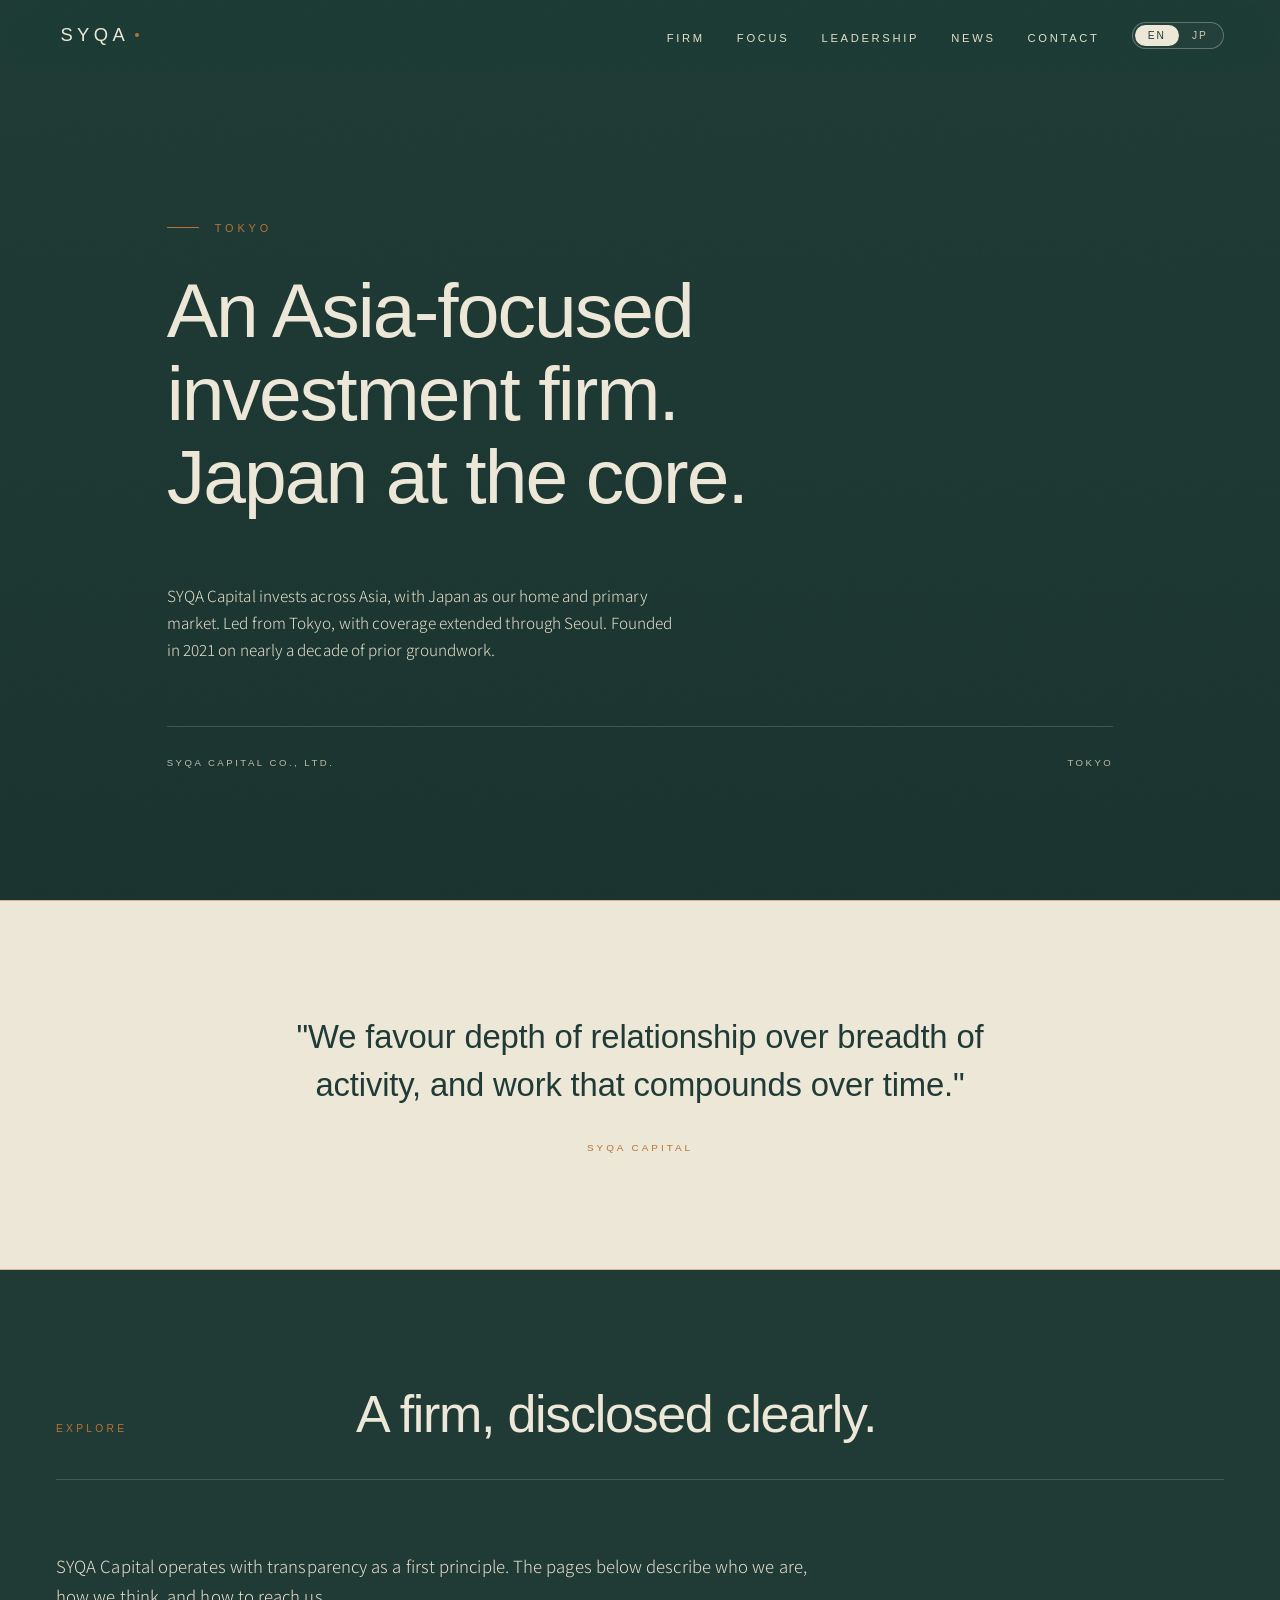
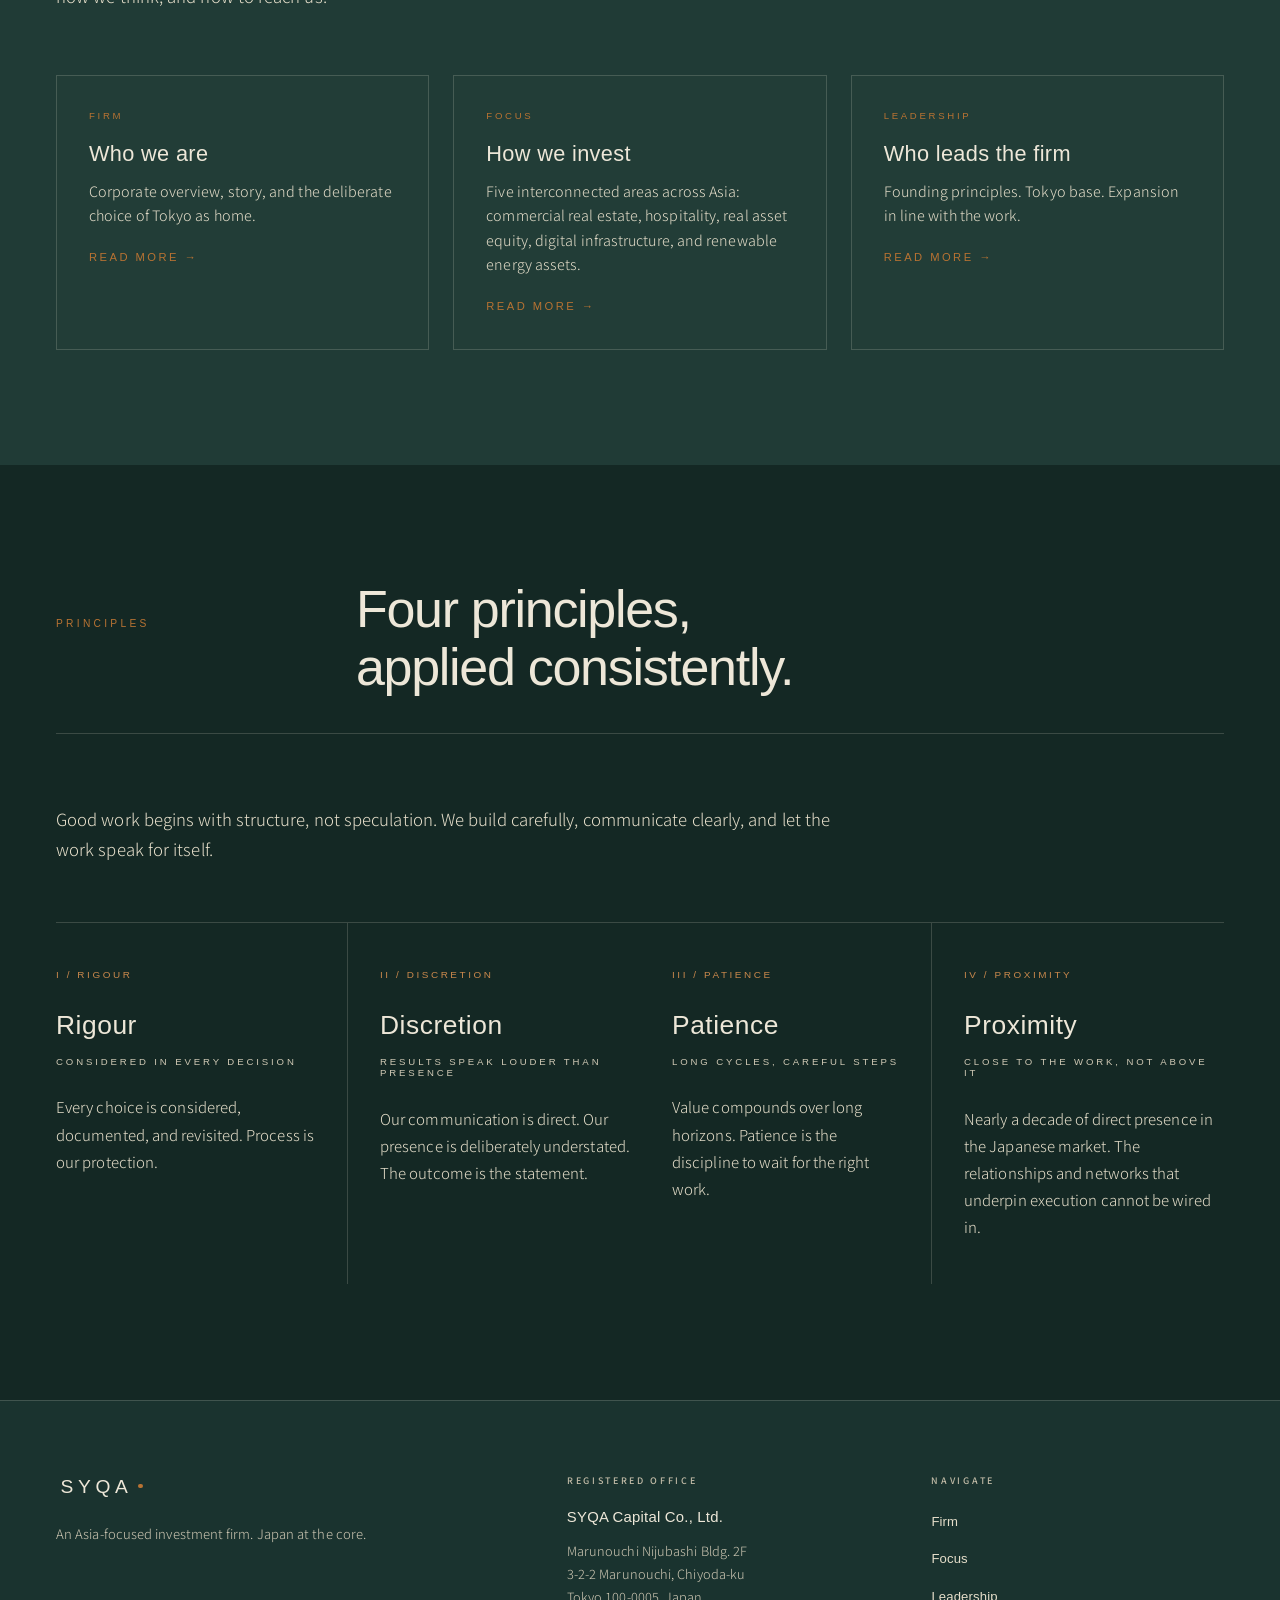
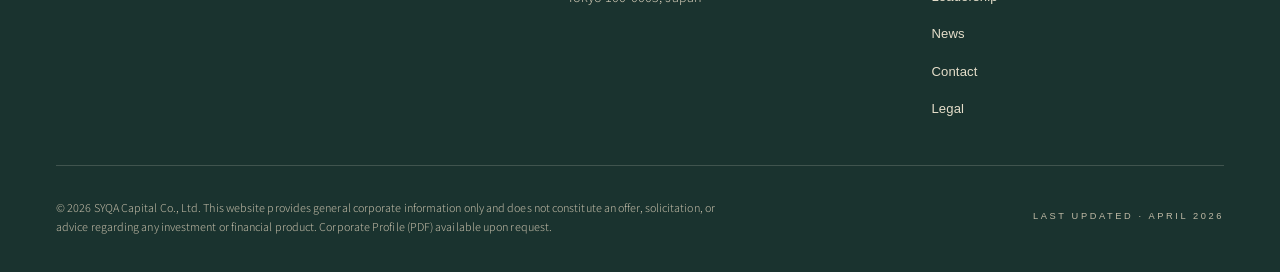
<file: index.html>
<!DOCTYPE html>

<html lang="en">
<head>
<meta charset="UTF-8">
<meta name="viewport" content="width=device-width,initial-scale=1,viewport-fit=cover">
<meta name="theme-color" content="#203B36">
<meta name="format-detection" content="telephone=no">
<title>SYQA Capital</title>
<meta name="description" content="SYQA Capital — preview (all pages bundled).">

<link rel="icon" type="image/svg+xml" href="data:image/svg+xml,%3Csvg xmlns='http://www.w3.org/2000/svg' viewBox='0 0 32 32'%3E%3Crect width='32' height='32' fill='%23203B36'/%3E%3Ctext x='16' y='21' font-family='serif' font-size='15' font-weight='300' fill='%23EDE7D8' text-anchor='middle' letter-spacing='0.5'%3ES%3C/text%3E%3Ccircle cx='16' cy='25' r='0.8' fill='%23B87333'/%3E%3C/svg%3E">

<link rel="preconnect" href="https://fonts.googleapis.com">
<link rel="preconnect" href="https://fonts.gstatic.com" crossorigin>
<link href="https://fonts.googleapis.com/css2?family=Shippori+Mincho+B1:wght@400;500;600;700&family=Noto+Sans+JP:wght@300;400;500;600&display=swap" rel="stylesheet">
<link href="https://api.fontshare.com/v2/css?f[]=switzer@300,400,500&display=swap" rel="stylesheet">

<style>
/* ============================================================
 SYQA Capital — Shared Stylesheet
 All pages use this single file. Edit once, update everywhere.
 ============================================================ */

:root{
 --pine:#203B36;
 --pine-1:#1A332F;
 --pine-2:#28443F;
 --pine-deep:#142824;
 --copper:#B87333;
 --copper-soft:#C9884C;
 --bone:#EDE7D8;
 --bone-2:#E5DECA;
 --bone-3:#CFC8B4;
 --ash:#C0BAA6;
 --rule:rgba(237,231,216,0.18);
 --rule-strong:rgba(237,231,216,0.32);
 --rule-copper:rgba(184,115,51,0.45);
 --maxw:1280px;
 --pad:clamp(1.5rem,5vw,3.5rem);
}

*{box-sizing:border-box;margin:0;padding:0}
html{scroll-behavior:smooth;-webkit-text-size-adjust:100%}
body{
 background:var(--pine);
 color:var(--bone);
 font-family:'Switzer','Noto Sans JP',sans-serif;
 font-weight:300;
 font-size:16px;
 line-height:1.7;
 -webkit-font-smoothing:antialiased;
 overflow-x:hidden;
 min-height:100vh;
 letter-spacing:0.005em;
}
body::before{
 content:'';position:fixed;inset:0;pointer-events:none;z-index:100;opacity:0.02;mix-blend-mode:overlay;
 background-image:url("data:image/svg+xml;utf8,<svg xmlns='http://www.w3.org/2000/svg' width='240' height='240'><filter id='n'><feTurbulence type='fractalNoise' baseFrequency='0.85' numOctaves='3' stitchTiles='stitch'/></filter><rect width='100%25' height='100%25' filter='url(%23n)'/></svg>");
}
.container{max-width:var(--maxw);margin:0 auto;padding:0 var(--pad);position:relative;z-index:1}

/* ============ LOGO ============ */
.syqa{display:inline-flex;align-items:center;gap:0.4em;text-decoration:none;color:var(--bone);line-height:1}
.syqa-wm{font-family:'Switzer',sans-serif;font-weight:300;font-size:1em;letter-spacing:0.24em;color:inherit;line-height:1;text-indent:0.24em}
.syqa-dot{width:0.24em;height:0.24em;background:var(--copper);border-radius:50%;flex-shrink:0;margin-left:-0.1em}

/* ============ NAV ============ */
.nav{position:fixed;top:0;left:0;right:0;z-index:50;padding:1.35rem 0;backdrop-filter:blur(24px) saturate(180%);-webkit-backdrop-filter:blur(24px) saturate(180%);background:rgba(32,59,54,0.75);border-bottom:1px solid transparent;transition:all .5s cubic-bezier(.2,.7,.2,1)}
.nav.scr{border-bottom-color:var(--rule);padding:0.95rem 0;background:rgba(32,59,54,0.94)}
.nav-in{display:flex;align-items:center;justify-content:space-between;gap:1.5rem}
.nav .syqa{font-size:1.15rem}
.nav-l{display:flex;align-items:center;gap:2rem;list-style:none}
.nav-l a{color:var(--bone-2);text-decoration:none;font-family:'Switzer',sans-serif;font-size:0.7rem;letter-spacing:0.24em;text-transform:uppercase;font-weight:400;transition:color .3s;position:relative}
.nav-l a:hover{color:var(--bone)}
.nav-l a::after{content:'';position:absolute;left:0;right:0;bottom:-6px;height:1px;background:var(--copper);transform:scaleX(0);transform-origin:left;transition:transform .5s cubic-bezier(.2,.7,.2,1)}
.nav-l a:hover::after,.nav-l a.active::after{transform:scaleX(1)}
.nav-l a.active{color:var(--bone)}

.lt{display:flex;align-items:center;border:1px solid var(--rule-strong);border-radius:999px;padding:2px;background:rgba(40,68,63,0.5)}
.lt button{background:transparent;border:none;color:var(--bone-3);font-family:'Switzer',sans-serif;font-size:0.64rem;letter-spacing:0.2em;font-weight:500;padding:5px 13px;border-radius:999px;cursor:pointer;transition:all .3s}
.lt button.active{color:var(--pine);background:var(--bone)}

.bg{display:none;background:transparent;border:none;color:var(--bone);cursor:pointer;padding:6px;z-index:60;position:relative}
.bg svg{display:block;width:22px;height:22px}
.bg .ic-close{display:none}
.bg.open .ic-menu{display:none}
.bg.open .ic-close{display:block}

/* ============ HERO (landing) ============ */
.hero{min-height:100vh;min-height:100svh;padding:9rem 0 4rem;display:flex;flex-direction:column;justify-content:center;position:relative;background:linear-gradient(180deg,var(--pine) 0%,var(--pine-1) 100%)}
.hero-inner{display:flex;flex-direction:column;gap:clamp(2.5rem,5vw,4.5rem)}
.hero-eyebrow{font-family:'Switzer',sans-serif;font-size:0.68rem;letter-spacing:0.36em;text-transform:uppercase;color:var(--copper);font-weight:500;display:inline-flex;align-items:center;gap:1rem;margin-bottom:2rem}
.hero-eyebrow::before{content:'';width:32px;height:1px;background:var(--copper)}
h1.hero-title{font-family:'Switzer',sans-serif;font-weight:400;font-size:clamp(2.1rem,6vw,5rem);line-height:1.08;letter-spacing:-0.025em;color:var(--bone);max-width:16ch}
body.jp h1.hero-title{font-family:'Shippori Mincho B1',serif;font-weight:400;letter-spacing:0.005em;line-height:1.22;font-size:clamp(1.9rem,5vw,4rem)}
.hero-meta{display:grid;grid-template-columns:1fr;gap:2.5rem;align-items:end}
@media(min-width:860px){.hero-meta{grid-template-columns:1.5fr 1fr;gap:5rem}}
.hero-sub{max-width:520px;font-size:clamp(0.96rem,1.1vw,1.05rem);line-height:1.75;color:var(--bone-2);font-weight:300}
body.jp .hero-sub{line-height:1.95;font-family:'Noto Sans JP',sans-serif}
.hero-locus{display:flex;flex-direction:column;gap:0.6rem;padding-left:1.5rem;border-left:1px solid var(--rule-strong)}
.hero-locus .label{font-family:'Switzer',sans-serif;font-size:0.62rem;letter-spacing:0.28em;text-transform:uppercase;color:var(--ash);font-weight:500}
.hero-locus .value{font-family:'Switzer',sans-serif;font-weight:300;font-size:1.3rem;letter-spacing:0.02em;color:var(--bone);line-height:1.15}
body.jp .hero-locus .value{font-family:'Shippori Mincho B1',serif;font-weight:500;letter-spacing:0.005em}
.hero-foot{display:flex;justify-content:space-between;align-items:center;padding-top:1.75rem;margin-top:auto;border-top:1px solid var(--rule);font-family:'Switzer',sans-serif;font-size:0.6rem;letter-spacing:0.26em;text-transform:uppercase;color:var(--ash);font-weight:500;flex-wrap:wrap;gap:1rem}

/* ============ PAGE HEADER (non-home pages) ============ */
.pg-head{padding:10rem 0 4rem;background:linear-gradient(180deg,var(--pine) 0%,var(--pine-1) 100%);border-bottom:1px solid var(--rule)}
.pg-head-eyebrow{font-family:'Switzer',sans-serif;font-size:0.64rem;letter-spacing:0.36em;text-transform:uppercase;color:var(--copper);font-weight:500;display:inline-flex;align-items:center;gap:1rem;margin-bottom:1.75rem}
.pg-head-eyebrow::before{content:'';width:28px;height:1px;background:var(--copper)}
.pg-head h1{font-family:'Switzer',sans-serif;font-weight:400;font-size:clamp(2rem,5.5vw,4.25rem);line-height:1.08;letter-spacing:-0.025em;color:var(--bone);max-width:18ch}
body.jp .pg-head h1{font-family:'Shippori Mincho B1',serif;font-weight:400;letter-spacing:0.005em;line-height:1.22;font-size:clamp(1.75rem,4.5vw,3.5rem)}
.pg-head-sub{max-width:620px;margin-top:2rem;font-size:clamp(1rem,1.15vw,1.1rem);line-height:1.75;color:var(--bone-2);font-weight:300}
body.jp .pg-head-sub{line-height:1.95;font-family:'Noto Sans JP',sans-serif}

/* ============ SECTIONS ============ */
section.mod{padding:clamp(5rem,9vw,8rem) 0;position:relative}
section.mod.alt{background:var(--pine-deep)}

/* LIGHT (inverted palette — bone surface, pine text) — creates visual rhythm */
section.mod.light{background:var(--bone);color:var(--pine)}
section.mod.light .ml{color:var(--copper)}
section.mod.light .ml .num{color:var(--copper)}
section.mod.light h2.mt{color:var(--pine)}
section.mod.light .mh{border-bottom-color:rgba(32,59,54,0.12)}
section.mod.light .mle{color:var(--pine-1)}
section.mod.light .mle strong{color:var(--pine)}
section.mod.light .prose{color:var(--pine-1)}
section.mod.light .prose strong{color:var(--pine)}

/* Leadership cards on light sections */
section.mod.light .lc-full{background:rgba(32,59,54,0.04);border-color:rgba(32,59,54,0.10)}
section.mod.light .lc-full:hover{background:rgba(32,59,54,0.08);border-color:var(--rule-copper)}
section.mod.light .lc-avatar{background:var(--pine);border-color:var(--copper)}
section.mod.light .lc-avatar::before{color:var(--copper-soft)}
section.mod.light .lc-body .ro{color:var(--copper)}
section.mod.light .lc-body h3{color:var(--pine)}
section.mod.light .lc-body .tsub{color:var(--ash);border-bottom-color:rgba(32,59,54,0.12)}
section.mod.light .lc-body p{color:var(--pine-1)}
.mh{display:grid;grid-template-columns:1fr;gap:1rem;margin-bottom:clamp(3rem,5.5vw,5rem);padding-bottom:2.25rem;border-bottom:1px solid var(--rule)}
@media(min-width:860px){.mh{grid-template-columns:220px 1fr;gap:5rem;align-items:baseline}}
.ml{font-family:'Switzer',sans-serif;font-size:0.64rem;letter-spacing:0.32em;text-transform:uppercase;color:var(--copper);font-weight:500;display:flex;align-items:center;gap:1rem}
.ml .num{color:var(--copper-soft);font-size:0.64rem;letter-spacing:0.16em;font-weight:500}
h2.mt{font-family:'Switzer',sans-serif;font-weight:400;font-size:clamp(1.75rem,4.2vw,3.25rem);line-height:1.12;letter-spacing:-0.025em;color:var(--bone);max-width:22ch}
body.jp h2.mt{font-family:'Shippori Mincho B1',serif;font-weight:500;letter-spacing:0.005em;line-height:1.35;font-size:clamp(1.55rem,3.5vw,2.5rem)}
.mle{max-width:780px;font-size:1.05rem;line-height:1.8;color:var(--bone-2);font-weight:300;margin-bottom:clamp(2.5rem,4.5vw,4rem)}
body.jp .mle{line-height:1.95;font-family:'Noto Sans JP',sans-serif}
.mle strong{color:var(--bone);font-weight:400}

/* ============ PROSE (body text blocks on inner pages) ============ */
.prose{max-width:780px;font-size:1.04rem;line-height:1.85;color:var(--bone-2);font-weight:300}
.prose p{margin-bottom:1.6rem}
.prose p:last-child{margin-bottom:0}
body.jp .prose{line-height:1.95;font-family:'Noto Sans JP',sans-serif}
.prose strong{color:var(--bone);font-weight:400}

/* ============ FIRM (overview grid) ============ */
.firm-grid{display:grid;grid-template-columns:1fr;gap:3.5rem}
@media(min-width:860px){.firm-grid{grid-template-columns:1.5fr 1fr;gap:6rem;align-items:start}}
.firm-side{padding:2.25rem 0 2.25rem 1.85rem;border-left:1px solid var(--rule-copper)}
.firm-side-label{font-family:'Switzer',sans-serif;font-size:0.6rem;letter-spacing:0.3em;text-transform:uppercase;color:var(--copper);font-weight:500;margin-bottom:1.85rem}
.firm-side dl{display:flex;flex-direction:column;gap:1.4rem}
.firm-side dt{font-family:'Switzer',sans-serif;font-size:0.56rem;letter-spacing:0.24em;text-transform:uppercase;color:var(--ash);font-weight:500;margin-bottom:0.35rem}
.firm-side dd{font-family:'Switzer',sans-serif;font-weight:300;font-size:0.98rem;letter-spacing:0.015em;color:var(--bone);line-height:1.4}
body.jp .firm-side dd{font-family:'Noto Sans JP',sans-serif;font-weight:400;letter-spacing:0.005em}

/* ============ PRINCIPLES ============ */
.pl{display:grid;grid-template-columns:1fr;gap:0;border-top:1px solid var(--rule)}
@media(min-width:700px){.pl{grid-template-columns:repeat(2,1fr)}}
@media(min-width:1000px){.pl{grid-template-columns:repeat(4,1fr)}}
.plr{padding:2.75rem 0;border-bottom:1px solid var(--rule)}
@media(min-width:700px){
  .plr{padding:2.5rem 2rem 2.5rem 0;border-bottom:1px solid var(--rule);border-right:1px solid var(--rule)}
  .plr:nth-child(2){padding-right:0;padding-left:2rem;border-right:none}
  .plr:nth-child(3){border-bottom:none;padding-right:2rem;padding-left:0;border-right:1px solid var(--rule)}
  .plr:nth-child(4){border-bottom:none;padding-left:2rem;padding-right:0;border-right:none}
}
@media(min-width:1000px){
  .plr{padding:2.75rem 2rem 2.75rem 0;border-bottom:none;border-right:1px solid var(--rule)}
  .plr:nth-child(1){padding-left:0}
  .plr:nth-child(2),.plr:nth-child(3){padding-left:2rem}
  .plr:nth-child(4){padding-left:2rem;padding-right:0;border-right:none}
}
.pln{font-family:'Switzer',sans-serif;font-size:0.62rem;letter-spacing:0.26em;text-transform:uppercase;color:var(--copper-soft);font-weight:500;margin-bottom:1.65rem;display:block}
.plr h3{font-family:'Switzer',sans-serif;font-weight:300;font-size:1.65rem;letter-spacing:0.02em;line-height:1.2;margin-bottom:0.4rem;color:var(--bone)}
body.jp .plr h3{font-family:'Shippori Mincho B1',serif;font-weight:500;letter-spacing:0.005em}
.plr h3 .sub{display:block;font-family:'Switzer',sans-serif;font-weight:400;font-size:0.6rem;letter-spacing:0.3em;text-transform:uppercase;color:var(--bone-3);margin-top:0.85rem}
.plr p{color:var(--bone-2);font-size:0.94rem;margin-top:1.65rem;line-height:1.8;font-weight:300}
body.jp .plr p{line-height:1.95;font-family:'Noto Sans JP',sans-serif}

/* ============ FOCUS CELLS ============ */
.focus-grid{display:grid;grid-template-columns:1fr;gap:0;border-top:1px solid var(--rule)}
@media(min-width:860px){.focus-grid{grid-template-columns:repeat(3,1fr)}}
.focus-cell{padding:2.75rem 0;border-bottom:1px solid var(--rule)}
@media(min-width:860px){.focus-cell{padding:2.75rem 2.5rem 2.75rem 0;border-bottom:none;border-right:1px solid var(--rule)}.focus-cell:last-child{border-right:none;padding-right:0}.focus-cell:not(:first-child){padding-left:2.5rem}}
.focus-num{font-family:'Switzer',sans-serif;font-size:0.62rem;letter-spacing:0.26em;text-transform:uppercase;color:var(--copper-soft);font-weight:500;margin-bottom:1.65rem;display:block}
.focus-cell h3{font-family:'Switzer',sans-serif;font-weight:300;font-size:1.55rem;letter-spacing:0.02em;line-height:1.2;margin-bottom:1.35rem;color:var(--bone)}
body.jp .focus-cell h3{font-family:'Shippori Mincho B1',serif;font-weight:500;letter-spacing:0.005em}
.focus-cell p{color:var(--bone-2);font-size:0.94rem;line-height:1.8;font-weight:300}
body.jp .focus-cell p{line-height:1.95;font-family:'Noto Sans JP',sans-serif}

/* ============ FOCUS DETAIL BLOCKS (focus page) ============ */
.focus-block{padding:clamp(3rem,6vw,5rem) 0;border-bottom:1px solid var(--rule-copper)}
.focus-block:last-child{border-bottom:none}
.focus-block-grid{display:grid;grid-template-columns:1fr;gap:2.5rem}
@media(min-width:860px){.focus-block-grid{grid-template-columns:260px 1fr;gap:5rem;align-items:start}}
.focus-block-label{font-family:'Switzer',sans-serif;font-size:0.64rem;letter-spacing:0.3em;text-transform:uppercase;color:var(--copper);font-weight:500;display:flex;align-items:center;gap:1rem}
.focus-block-label .num{color:var(--copper-soft);letter-spacing:0.16em}
.focus-block h3{font-family:'Switzer',sans-serif;font-weight:400;font-size:clamp(1.65rem,3vw,2.35rem);letter-spacing:0.015em;line-height:1.15;color:var(--bone);margin-bottom:1.5rem}
body.jp .focus-block h3{font-family:'Shippori Mincho B1',serif;font-weight:500;letter-spacing:0.005em}
.focus-block p{font-size:1rem;line-height:1.8;color:var(--bone-2);font-weight:300;margin-bottom:1.35rem;max-width:680px}
.focus-block p:last-child{margin-bottom:0}
body.jp .focus-block p{line-height:1.95;font-family:'Noto Sans JP',sans-serif}
.focus-block strong{color:var(--bone);font-weight:400}

/* ============ BAND QUOTE ============ */
.band{padding:clamp(5rem,9vw,7rem) 0;border-top:1px solid var(--rule-copper);border-bottom:1px solid var(--rule-copper);background:var(--bone);text-align:center;position:relative}
.band-quote{font-family:'Switzer',sans-serif;font-weight:300;font-size:clamp(1.35rem,2.6vw,2.05rem);line-height:1.45;color:var(--pine);max-width:740px;margin:0 auto;letter-spacing:-0.005em}
body.jp .band-quote{font-family:'Shippori Mincho B1',serif;font-weight:500;letter-spacing:0.005em;line-height:1.65}
.band-attribution{margin-top:2rem;font-family:'Switzer',sans-serif;font-size:0.62rem;letter-spacing:0.3em;text-transform:uppercase;color:var(--copper);font-weight:500}

/* ============ CROSS-LINK CARDS (send to other pages) ============ */
.xlink-grid{display:grid;grid-template-columns:1fr;gap:1.5rem;margin-top:clamp(3rem,5vw,4rem)}
@media(min-width:760px){.xlink-grid{grid-template-columns:repeat(3,1fr)}}
.xlink{display:block;padding:clamp(1.75rem,2.5vw,2.25rem);border:1px solid var(--rule);background:rgba(40,68,63,0.25);text-decoration:none;transition:all .5s;position:relative}
.xlink:hover{border-color:var(--rule-copper);background:rgba(40,68,63,0.4);transform:translateY(-2px)}
.xlink-label{font-family:'Switzer',sans-serif;font-size:0.6rem;letter-spacing:0.28em;text-transform:uppercase;color:var(--copper);font-weight:500;margin-bottom:1rem}
.xlink h3{font-family:'Switzer',sans-serif;font-weight:300;font-size:clamp(1.25rem,1.7vw,1.5rem);letter-spacing:0.015em;line-height:1.2;color:var(--bone);margin-bottom:0.75rem}
body.jp .xlink h3{font-family:'Shippori Mincho B1',serif;font-weight:500;letter-spacing:0.005em}
.xlink p{font-size:0.9rem;line-height:1.7;color:var(--bone-2);font-weight:300}
body.jp .xlink p{line-height:1.85;font-family:'Noto Sans JP',sans-serif}
.xlink-arrow{display:inline-block;margin-top:1.25rem;font-family:'Switzer',sans-serif;font-size:0.7rem;letter-spacing:0.22em;text-transform:uppercase;color:var(--copper);font-weight:500;transition:transform .3s}
.xlink:hover .xlink-arrow{transform:translateX(4px)}

/* ============ LEADERSHIP ============ */
.lead-intro{max-width:780px;margin-bottom:clamp(2.5rem,5vw,4rem);font-size:1.04rem;line-height:1.8;color:var(--bone-2);font-weight:300}
body.jp .lead-intro{line-height:1.95;font-family:'Noto Sans JP',sans-serif}

.lg{display:grid;grid-template-columns:1fr;gap:1.85rem}
@media(min-width:760px){.lg{grid-template-columns:repeat(2,1fr)}}
@media(min-width:1100px){.lg{grid-template-columns:repeat(3,1fr)}}

.lc{padding:clamp(2rem,2.85vw,2.5rem);border:1px solid var(--rule);background:rgba(40,68,63,0.25);transition:all .5s;position:relative;overflow:hidden;max-width:560px}
.lc:hover{border-color:var(--rule-copper);background:rgba(40,68,63,0.4)}
.lc .ro{font-family:'Switzer',sans-serif;font-size:0.58rem;letter-spacing:0.28em;text-transform:uppercase;color:var(--copper);font-weight:500;margin-bottom:1.2rem;display:flex;align-items:center;gap:0.75rem}
.lc .ro::before{content:'';width:14px;height:1px;background:var(--copper)}
.lc h3{font-family:'Switzer',sans-serif;font-weight:300;font-size:clamp(1.35rem,1.95vw,1.7rem);letter-spacing:0.02em;line-height:1.15;margin-bottom:0.5rem;color:var(--bone)}
body.jp .lc h3{font-family:'Shippori Mincho B1',serif;font-weight:500;letter-spacing:0.005em}
.lc .tsub{font-family:'Switzer',sans-serif;font-size:0.76rem;color:var(--bone-3);font-weight:400;margin-bottom:1.4rem;letter-spacing:0.02em;padding-bottom:1.15rem;border-bottom:1px solid var(--rule)}
.lc p{font-size:0.9rem;line-height:1.75;color:var(--bone-2);font-weight:300;margin-bottom:0.9rem}
.lc p:last-child{margin-bottom:0}
body.jp .lc p{line-height:1.9;font-family:'Noto Sans JP',sans-serif}
.lc .phd{color:var(--ash);font-size:0.84rem;padding-top:1.1rem;margin-top:1.1rem;border-top:1px solid var(--rule);font-weight:300;letter-spacing:0.005em}
body.jp .lc .phd{font-family:'Noto Sans JP',sans-serif}

/* Vertical list layout for full-width horizontal cards (new leadership layout) */
.lg-v{display:flex;flex-direction:column;gap:1.25rem;max-width:960px}

/* Full-width horizontal card with avatar */
.lc-full{padding:clamp(1.75rem,2.5vw,2.5rem);border:1px solid var(--rule);background:rgba(40,68,63,0.25);transition:all .5s;position:relative;overflow:hidden;display:grid;grid-template-columns:1fr;gap:1.5rem;align-items:start}
@media(min-width:640px){.lc-full{grid-template-columns:auto 1fr;gap:2rem}}
.lc-full:hover{border-color:var(--rule-copper);background:rgba(40,68,63,0.4)}

.lc-avatar{width:88px;height:88px;border-radius:50%;background:var(--pine-2);border:1.5px solid var(--copper-soft);display:flex;align-items:center;justify-content:center;flex-shrink:0;overflow:hidden;position:relative}
@media(min-width:640px){.lc-avatar{width:104px;height:104px}}
.lc-avatar::before{content:attr(data-initials);font-family:'Switzer',sans-serif;font-weight:400;font-size:1.4rem;letter-spacing:0.04em;color:var(--copper-soft)}
@media(min-width:640px){.lc-avatar::before{font-size:1.65rem}}
.lc-avatar img{width:100%;height:100%;object-fit:cover;position:absolute;inset:0;z-index:2}
.lc-avatar:has(img)::before{display:none}

.lc-body{min-width:0}
.lc-body .ro{font-family:'Switzer',sans-serif;font-size:0.58rem;letter-spacing:0.28em;text-transform:uppercase;color:var(--copper);font-weight:500;margin-bottom:0.9rem;display:flex;align-items:center;gap:0.75rem}
.lc-body .ro::before{content:'';width:14px;height:1px;background:var(--copper)}
.lc-body h3{font-family:'Switzer',sans-serif;font-weight:400;font-size:clamp(1.3rem,1.75vw,1.55rem);letter-spacing:-0.01em;line-height:1.15;margin-bottom:0.4rem;color:var(--bone)}
body.jp .lc-body h3{font-family:'Shippori Mincho B1',serif;font-weight:500;letter-spacing:0.005em}
.lc-body .tsub{font-family:'Switzer',sans-serif;font-size:0.72rem;color:var(--bone-3);font-weight:400;margin-bottom:1.2rem;letter-spacing:0.14em;text-transform:uppercase;padding-bottom:1rem;border-bottom:1px solid var(--rule)}
.lc-body p{font-size:0.92rem;line-height:1.75;color:var(--bone-2);font-weight:300;margin-bottom:0.8rem}
.lc-body p:last-child{margin-bottom:0}
body.jp .lc-body p{line-height:1.9;font-family:'Noto Sans JP',sans-serif}

/* ============ NEWS ============ */
.news-wrap{max-width:820px}
.news-empty{padding:clamp(2.25rem,3.5vw,3rem);border:1px solid var(--rule);background:rgba(40,68,63,0.25);display:flex;flex-direction:column;gap:1.2rem}
.news-empty .status{font-family:'Switzer',sans-serif;font-size:0.6rem;letter-spacing:0.28em;text-transform:uppercase;color:var(--bone-3);font-weight:500;display:flex;align-items:center;gap:0.75rem}
.news-empty .status::before{content:'';width:14px;height:1px;background:var(--bone-3)}
.news-empty h3{font-family:'Switzer',sans-serif;font-weight:300;font-size:clamp(1.3rem,1.9vw,1.55rem);letter-spacing:0.015em;line-height:1.3;color:var(--bone)}
body.jp .news-empty h3{font-family:'Shippori Mincho B1',serif;font-weight:500;letter-spacing:0.005em}
.news-empty p{font-size:0.93rem;line-height:1.75;color:var(--bone-2);font-weight:300}
body.jp .news-empty p{line-height:1.9;font-family:'Noto Sans JP',sans-serif}

.news-item{padding:2rem 0;border-bottom:1px solid var(--rule);display:grid;grid-template-columns:1fr;gap:0.5rem}
@media(min-width:760px){.news-item{grid-template-columns:140px 1fr;gap:2rem;align-items:baseline}}
.news-date{font-family:'Switzer',sans-serif;font-size:0.62rem;letter-spacing:0.24em;text-transform:uppercase;color:var(--ash);font-weight:500}
.news-title{font-family:'Switzer',sans-serif;font-weight:300;font-size:1.1rem;letter-spacing:0.015em;line-height:1.4;color:var(--bone)}
body.jp .news-title{font-family:'Shippori Mincho B1',serif;font-weight:500;letter-spacing:0.005em}

/* ============ CONTACT ============ */
.cg{display:grid;grid-template-columns:1fr;gap:3rem}
@media(min-width:860px){.cg{grid-template-columns:1.3fr 1fr;gap:6rem}}
.cl-l{font-family:'Switzer',sans-serif;font-weight:300;font-size:clamp(1.3rem,2.2vw,1.8rem);line-height:1.42;color:var(--bone);letter-spacing:0.01em}
body.jp .cl-l{font-family:'Shippori Mincho B1',serif;font-weight:500;letter-spacing:0.005em;line-height:1.65}
.ce{display:inline-block;margin-top:2.75rem;font-family:'Switzer',sans-serif;font-weight:300;font-size:clamp(1.15rem,1.85vw,1.5rem);color:var(--bone);text-decoration:none;border-bottom:1px solid var(--copper);padding-bottom:6px;transition:all .3s;letter-spacing:0.015em}
.ce:hover{color:var(--copper-soft);border-bottom-color:var(--copper-soft)}
.cn{padding-top:1.65rem;border-top:1px solid var(--rule)}
.cn .lb{font-family:'Switzer',sans-serif;font-size:0.6rem;letter-spacing:0.28em;text-transform:uppercase;color:var(--ash);margin-bottom:1.15rem;display:block;font-weight:500}
.cn .en{font-family:'Switzer',sans-serif;font-weight:300;font-size:1.1rem;color:var(--bone);margin-bottom:0.9rem;letter-spacing:0.02em;line-height:1.3}
body.jp .cn .en{font-family:'Shippori Mincho B1',serif;font-weight:500;letter-spacing:0.005em}
.cn address{font-style:normal;color:var(--bone-2);font-size:0.92rem;line-height:1.8;font-weight:300}
body.jp .cn address{font-family:'Noto Sans JP',sans-serif;line-height:1.9}

/* ============ LEGAL ============ */
.lb-body{max-width:820px;font-size:0.9rem;line-height:1.85;color:var(--bone-2);font-weight:300}
body.jp .lb-body{font-family:'Noto Sans JP',sans-serif;line-height:1.95}
.lb-body p{margin-bottom:1.4rem}
.lb-body strong{color:var(--bone);font-weight:500}
.lb-body h4{font-family:'Switzer',sans-serif;font-weight:400;font-size:1rem;letter-spacing:0.015em;color:var(--bone);margin-top:2.35rem;margin-bottom:0.95rem;padding-bottom:0.5rem;border-bottom:1px solid var(--rule)}
body.jp .lb-body h4{font-family:'Shippori Mincho B1',serif;font-weight:500;letter-spacing:0.005em}
.lb-body h4:first-child{margin-top:0}

/* ============ FOOTER ============ */
footer.ft{padding:4.5rem 0 2.25rem;border-top:1px solid var(--rule);background:var(--pine-1);position:relative;z-index:1}
.ftp{display:grid;grid-template-columns:1fr;gap:2.75rem;padding-bottom:2.75rem;border-bottom:1px solid var(--rule);margin-bottom:2rem}
@media(min-width:760px){.ftp{grid-template-columns:1.5fr 1fr 1fr;gap:4.5rem}}
.fbb .syqa{font-size:1.2rem}
.fbb p{margin-top:1.4rem;color:var(--bone-3);font-size:0.82rem;line-height:1.8;font-weight:300;max-width:320px}
body.jp .fbb p{font-family:'Noto Sans JP',sans-serif;line-height:1.85}
.fa-add{font-size:0.8rem;line-height:1.8;color:var(--bone-3);font-weight:300}
body.jp .fa-add{font-family:'Noto Sans JP',sans-serif}
.fa-add .lb{display:block;font-size:0.56rem;letter-spacing:0.3em;text-transform:uppercase;color:var(--ash);margin-bottom:0.95rem;font-weight:500}
.fa-add .en{font-family:'Switzer',sans-serif;font-weight:300;color:var(--bone);letter-spacing:0.015em;display:block;margin-bottom:0.55rem;font-size:0.93rem}
body.jp .fa-add .en{font-family:'Shippori Mincho B1',serif;font-weight:500;letter-spacing:0.005em}
.fn-f{display:flex;flex-direction:column;gap:0.95rem}
.fn-f .lb{font-size:0.56rem;letter-spacing:0.3em;text-transform:uppercase;color:var(--ash);margin-bottom:0.5rem;font-weight:500}
.fn-f a{color:var(--bone-2);text-decoration:none;font-family:'Switzer',sans-serif;font-size:0.82rem;transition:color .3s;font-weight:400;letter-spacing:0.01em}
.fn-f a:hover{color:var(--copper-soft)}
.fbt{display:grid;grid-template-columns:1fr;gap:1.25rem;align-items:center}
@media(min-width:760px){.fbt{grid-template-columns:1fr auto;gap:3rem}}
.fbt p{font-size:0.68rem;line-height:1.75;color:var(--ash);max-width:680px;font-weight:300}
body.jp .fbt p{font-family:'Noto Sans JP',sans-serif}
.fbt .cp{font-family:'Switzer',sans-serif;font-size:0.58rem;letter-spacing:0.28em;text-transform:uppercase;color:var(--ash);white-space:nowrap;font-weight:500}

/* ============ ANIMATIONS ============ */
.rv{opacity:0;transform:translateY(24px);transition:opacity 1s cubic-bezier(.2,.7,.2,1),transform 1s cubic-bezier(.2,.7,.2,1)}
.rv.in{opacity:1;transform:none}
.rv-d1{transition-delay:0.08s}.rv-d2{transition-delay:0.16s}.rv-d3{transition-delay:0.24s}.rv-d4{transition-delay:0.32s}
.lf{opacity:0;animation:li 1.1s cubic-bezier(.2,.7,.2,1) forwards}
.lf-1{animation-delay:.1s}.lf-2{animation-delay:.3s}.lf-3{animation-delay:.5s}.lf-4{animation-delay:.7s}
@keyframes li{from{opacity:0;transform:translateY(18px)}to{opacity:1;transform:none}}

/* ============ LANGUAGE TOGGLE ============ */
.jp-c{display:none}
body.jp .en-c{display:none}
body.jp .jp-c{display:block}
body.jp{font-family:'Noto Sans JP','Switzer',sans-serif}

/* ============ MOBILE ============ */
@media(max-width:860px){
 .nav-l{position:fixed;top:0;right:0;height:100vh;width:min(80vw,340px);background:rgba(32,59,54,0.98);backdrop-filter:blur(24px);flex-direction:column;justify-content:flex-start;align-items:flex-start;padding:5.5rem 2rem 2rem;gap:1.75rem;transform:translateX(100%);transition:transform .5s cubic-bezier(.2,.7,.2,1);border-left:1px solid var(--rule);overflow-y:auto}
 .nav-l.open{transform:translateX(0)}
 .bg{display:block}
 .lt{margin-right:0.5rem;margin-top:1rem}
 .nav-l a{font-size:0.88rem}
}

::selection{background:var(--copper);color:var(--pine)}
@media(prefers-reduced-motion:reduce){*,*::before,*::after{animation-duration:.01ms!important;transition-duration:.01ms!important}.rv{opacity:1;transform:none}}

.pg-wrap{display:none}
.pg-wrap[style*="block"]{display:block}
</style>

</head>
<body>

<nav class="nav" id="nav"><div class="container nav-in">
<a href="#home" data-page-link="home" class="syqa lf lf-1" aria-label="SYQA Capital">
<span class="syqa-wm">SYQA</span><span class="syqa-dot"></span>
</a>
<ul class="nav-l" id="nl">
<li><a href="#firm" data-page-link="firm" data-en="Firm" data-jp="会社">Firm</a></li>
<li><a href="#focus" data-page-link="focus" data-en="Focus" data-jp="領域">Focus</a></li>
<li><a href="#leadership" data-page-link="leadership" data-en="Leadership" data-jp="代表">Leadership</a></li>
<li><a href="#news" data-page-link="news" data-en="News" data-jp="ニュース">News</a></li>
<li><a href="#contact" data-page-link="contact" data-en="Contact" data-jp="連絡">Contact</a></li>
<li><div class="lt"><button type="button" class="active" id="bEN">EN</button><button type="button" id="bJP">JP</button></div></li>
</ul>
<button class="bg" id="bg" aria-label="Menu">
<svg class="ic-menu" viewBox="0 0 24 24" fill="none" stroke="currentColor" stroke-width="1.25"><line x1="3" y1="8" x2="21" y2="8"/><line x1="3" y1="16" x2="21" y2="16"/></svg>
<svg class="ic-close" viewBox="0 0 24 24" fill="none" stroke="currentColor" stroke-width="1.25"><line x1="5" y1="5" x2="19" y2="19"/><line x1="19" y1="5" x2="5" y2="19"/></svg>
</button>
</div></nav>

<div class="pg-wrap" data-page="home"><section class="hero"><div class="container">
<div class="hero-inner">
<div>
<div class="hero-eyebrow lf lf-1"><span class="en-c">Tokyo</span><span class="jp-c">東京</span></div>
<h1 class="hero-title lf lf-2"><span class="en-c">An Asia-focused investment firm.<br>Japan at the core.</span><span class="jp-c">アジアを軸とする投資会社。<br>中核に、日本を。</span></h1>
</div>
<div class="hero-meta lf lf-3">
<div class="hero-sub">
<div class="en-c">SYQA Capital invests across Asia, with Japan as our home and primary market. Led from Tokyo, with coverage extended through Seoul. Founded in 2021 on nearly a decade of prior groundwork.</div>
<div class="jp-c">SYQA Capitalは、アジア全域で投資を行い、日本を拠点および主要市場としています。東京を本拠に、ソウルを通じて北アジアをカバーします。2021年設立、それ以前の約10年にわたる地道な活動の上に築かれています。</div>
</div>

</div>
<div class="hero-foot lf lf-4">
<span>SYQA Capital Co., Ltd.</span>
<span>Tokyo</span>
</div>
</div>
</div></section>

<!-- QUOTE BAND -->

<div class="band"><div class="container">
<div class="band-quote rv">
<span class="en-c">"We favour depth of relationship over breadth of activity, and work that compounds over time."</span>
<span class="jp-c">「関係の広さよりも深さを、そして時間とともに積み重なる仕事を大切にします。」</span>
</div>
<div class="band-attribution rv rv-d1">
<span class="en-c">SYQA Capital</span>
<span class="jp-c">SYQA Capital</span>
</div>
</div></div>

<!-- EXPLORE: Cross-link cards to inner pages -->

<section class="mod"><div class="container">
<div class="mh rv">
<span class="ml"><span class="en-c">Explore</span><span class="jp-c">各ページ</span></span>
<h2 class="mt"><span class="en-c">A firm, disclosed clearly.</span><span class="jp-c">明確に開示された、会社の姿。</span></h2>
</div>
<div class="mle rv rv-d1">
<div class="en-c">SYQA Capital operates with transparency as a first principle. The pages below describe who we are, how we think, and how to reach us.</div>
<div class="jp-c">SYQA Capitalは、透明性を第一の原則として運営しています。以下のページにて、我々の姿、考え方、そしてご連絡方法をご説明いたします。</div>
</div>

<div class="xlink-grid">

<a href="#firm" data-page-link="firm" class="xlink rv rv-d1">
<div class="xlink-label"><span class="en-c">Firm</span><span class="jp-c">会社</span></div>
<h3><span class="en-c">Who we are</span><span class="jp-c">我々について</span></h3>
<p><span class="en-c">Corporate overview, story, and the deliberate choice of Tokyo as home.</span><span class="jp-c">会社概要、沿革、そして東京を拠点とする意図的な選択について。</span></p>
<span class="xlink-arrow"><span class="en-c">Read more →</span><span class="jp-c">詳しく見る →</span></span>
</a>

<a href="#focus" data-page-link="focus" class="xlink rv rv-d2">
<div class="xlink-label"><span class="en-c">Focus</span><span class="jp-c">領域</span></div>
<h3><span class="en-c">How we invest</span><span class="jp-c">投資領域</span></h3>
<p><span class="en-c">Five interconnected areas across Asia: commercial real estate, hospitality, real asset equity, digital infrastructure, and renewable energy assets.</span><span class="jp-c">アジア全域における五つの領域：商業不動産、ホスピタリティ、実物資産エクイティ、デジタルインフラ、再生可能エネルギー資産。</span></p>
<span class="xlink-arrow"><span class="en-c">Read more →</span><span class="jp-c">詳しく見る →</span></span>
</a>

<a href="#leadership" data-page-link="leadership" class="xlink rv rv-d3">
<div class="xlink-label"><span class="en-c">Leadership</span><span class="jp-c">代表</span></div>
<h3><span class="en-c">Who leads the firm</span><span class="jp-c">経営者</span></h3>
<p><span class="en-c">Founding principles. Tokyo base. Expansion in line with the work.</span><span class="jp-c">創業理念。東京を拠点に。取り組む仕事に沿った拡充。</span></p>
<span class="xlink-arrow"><span class="en-c">Read more →</span><span class="jp-c">詳しく見る →</span></span>
</a>

</div>
</div></section>

<!-- PRINCIPLES (brief on home) -->

<section class="mod alt"><div class="container">
<div class="mh rv">
<span class="ml"><span class="en-c">Principles</span><span class="jp-c">理念</span></span>
<h2 class="mt"><span class="en-c">Four principles,<br>applied consistently.</span><span class="jp-c">四つの理念。<br>一貫した適用。</span></h2>
</div>
<div class="mle rv rv-d1">
<div class="en-c">Good work begins with structure, not speculation. We build carefully, communicate clearly, and let the work speak for itself.</div>
<div class="jp-c">良い仕事は、投機ではなく構造から始まります。我々は慎重に築き、明確に伝え、仕事そのものに語らせます。</div>
</div>
<div class="pl">
<div class="plr rv rv-d1"><span class="pln">i / Rigour</span>
<h3><span class="en-c">Rigour<span class="sub">Considered in every decision</span></span><span class="jp-c">厳格さ<span class="sub">Rigour</span></span></h3>
<div class="en-c"><p>Every choice is considered, documented, and revisited. Process is our protection.</p></div>
<div class="jp-c"><p>すべての選択は、熟慮され、記録され、繰り返し見直されます。プロセスこそが我々の護りです。</p></div>
</div>
<div class="plr rv rv-d2"><span class="pln">ii / Discretion</span>
<h3><span class="en-c">Discretion<span class="sub">Results speak louder than presence</span></span><span class="jp-c">節度<span class="sub">Discretion</span></span></h3>
<div class="en-c"><p>Our communication is direct. Our presence is deliberately understated. The outcome is the statement.</p></div>
<div class="jp-c"><p>対話は直接的に、存在は意図的に控えめに。語るべきは成果そのものです。</p></div>
</div>
<div class="plr rv rv-d3"><span class="pln">iii / Patience</span>
<h3><span class="en-c">Patience<span class="sub">Long cycles, careful steps</span></span><span class="jp-c">忍耐<span class="sub">Patience</span></span></h3>
<div class="en-c"><p>Value compounds over long horizons. Patience is the discipline to wait for the right work.</p></div>
<div class="jp-c"><p>価値は長い時間をかけて積み重なります。忍耐とは、正しい仕事を待つための規律です。</p></div>
</div>
<div class="plr rv rv-d4"><span class="pln">iv / Proximity</span>
<h3><span class="en-c">Proximity<span class="sub">Close to the work, not above it</span></span><span class="jp-c">近接性<span class="sub">Proximity</span></span></h3>
<div class="en-c"><p>Nearly a decade of direct presence in the Japanese market. The relationships and networks that underpin execution cannot be wired in.</p></div>
<div class="jp-c"><p>日本市場における、約10年にわたる直接的な存在。執行を支える関係性とネットワークは、資本だけでは築けません。</p></div>
</div>
</div>
</div></section></div>
<div class="pg-wrap" data-page="firm"><section class="pg-head"><div class="container">
<div class="pg-head-eyebrow lf lf-1"><span class="en-c">Firm</span><span class="jp-c">会社</span></div>
<h1 class="lf lf-2"><span class="en-c">An Asia investment firm,<br>founded in Tokyo.</span><span class="jp-c">東京で設立された、<br>アジアの投資会社。</span></h1>
<div class="pg-head-sub lf lf-3">
<div class="en-c">SYQA Capital Co., Ltd. is an Asia-focused investment firm, with Japan as our home and primary market. Established in June 2021 and headquartered in Marunouchi, Tokyo, with coverage extended through Seoul, we work across five interconnected areas — commercial real estate, hospitality, real asset equity, digital infrastructure, and renewable energy assets.</div>
<div class="jp-c">SYQA Capital株式会社は、アジアを軸とする投資会社です。日本を拠点および主要市場として2021年6月に設立、丸の内に本社を置いています。ソウルを通じて北アジアをカバーし、商業不動産、ホスピタリティ、実物資産エクイティ、デジタルインフラ、再生可能エネルギー資産の五つの領域で活動しています。</div>
</div>
</div></section>

<section class="mod"><div class="container">
<div class="mh rv"><span class="ml"><span class="num">01 /</span><span class="en-c">Story</span><span class="jp-c">沿革</span></span>
<h2 class="mt"><span class="en-c">A deliberate choice of<br>home and scope.</span><span class="jp-c">拠点と範囲における、<br>意図的な選択。</span></h2></div>

<div class="firm-grid">
<div class="prose rv rv-d1">
<div class="en-c">
<p>SYQA Capital was established in <strong>June 2021</strong> in Tokyo. The choice of home was deliberate. Japan's capital markets, engineering culture, and long-cycle thinking shape how we work — and form the foundation from which we operate across Asia.</p>
<p>We are <strong>Asia-focused with Japan at the core</strong>. Japan is our home, our primary market, and the anchor of our deal flow. Tokyo is the operating seat; Seoul extends our coverage into North Asia and the Japan–Korea corridor. From this base, we engage across the broader Asian region — selectively, and only where our capabilities translate.</p>
<p>Our approach favours <strong>depth over breadth</strong>, careful selection over broad activity, and relationships that compound over time. We build patiently. We operate transparently. We hold a long view.</p>
<p>The firm is deliberately narrow in scope, deep in capability, and <strong>unhurried in its growth</strong>.</p>
</div>
<div class="jp-c">
<p>SYQA Capitalは、<strong>2021年6月</strong>に東京で設立されました。拠点の選択は意図的なものです。日本の資本市場、工学文化、長期的思考が、我々の仕事のあり方を形づくり、アジア全域での活動の基盤となっています。</p>
<p>我々は<strong>アジアを軸とし、日本を中核</strong>に据えます。日本は我々の拠点であり、主要市場であり、案件発掘の起点です。東京を運営拠点とし、ソウルを通じて北アジアおよび日韓回廊をカバーします。この拠点から、より広いアジア地域で — 選択的に、そして我々の能力が活きる領域においてのみ — 関与します。</p>
<p>我々のアプローチは、<strong>広さよりも深さ</strong>、広範な活動よりも慎重な選択、そして時間とともに価値を積み重ねる関係性を重視します。忍耐強く築き、透明性をもって運営し、長期的な視座を持ちます。</p>
<p>会社は意図的に、対象を絞り込み、深い能力を持ち、<strong>急がぬ成長</strong>を旨とする設計としています。</p>
</div>
</div>
<div class="firm-side rv rv-d2">
<div class="firm-side-label"><span class="en-c">Corporate Overview</span><span class="jp-c">会社概要</span></div>
<dl>
<div><dt><span class="en-c">Company</span><span class="jp-c">社名</span></dt><dd>SYQA Capital Co., Ltd.</dd></div>
<div><dt><span class="en-c">Established</span><span class="jp-c">設立</span></dt><dd>June 2021</dd></div>
<div><dt><span class="en-c">Representative Director</span><span class="jp-c">代表取締役</span></dt><dd><span class="en-c">Muhammad Subhan Sarwar</span><span class="jp-c">ムハンマド・サブハン・サルワール</span></dd></div>
<div><dt><span class="en-c">Head Office</span><span class="jp-c">本社</span></dt><dd><span class="en-c">Marunouchi Nijubashi Building 2F<br>3-2-2 Marunouchi, Chiyoda-ku<br>Tokyo 100-0005, Japan</span><span class="jp-c">〒100-0005<br>東京都千代田区丸の内3丁目2番2号<br>丸の内二重橋ビル2階</span></dd></div>
<div><dt><span class="en-c">Coverage</span><span class="jp-c">カバレッジ</span></dt><dd><span class="en-c">Tokyo · Seoul</span><span class="jp-c">東京 · ソウル</span></dd></div>
<div><dt><span class="en-c">Scope</span><span class="jp-c">範囲</span></dt><dd><span class="en-c">Asia-focused · Japan at the core</span><span class="jp-c">アジア注力 · 日本中核</span></dd></div>
<div><dt><span class="en-c">Focus Areas</span><span class="jp-c">事業領域</span></dt><dd><span class="en-c">Commercial RE · Hospitality · Real Asset Equity · Digital Infrastructure · Renewable Energy</span><span class="jp-c">商業不動産 · ホスピタリティ · 実物資産エクイティ · デジタルインフラ · 再生可能エネルギー</span></dd></div>
</dl>
</div>
</div>
</div></section>

<section class="mod alt"><div class="container">
<div class="mh rv"><span class="ml"><span class="num">02 /</span><span class="en-c">Foundation</span><span class="jp-c">基盤</span></span>
<h2 class="mt"><span class="en-c">Nearly a decade of<br>groundwork in Japan.</span><span class="jp-c">日本における、<br>約10年の地道な活動。</span></h2></div>
<div class="prose rv rv-d1">
<div class="en-c">
<p>SYQA Capital was incorporated in June 2021. The firm, however, rests on foundations built well before.</p>
<p>Nearly a decade of direct presence in the Japanese market: relationships cultivated with operators, developers, counterparties, and local execution teams. The kind of access that institutional capital alone cannot purchase, and that remote allocators cannot replicate from a distance.</p>
<p>This groundwork is <strong>not a marketing claim</strong>. It is the practical reason SYQA can source, structure, and execute opportunities in Japan that are not realistically available through conventional channels. The firm's approach — selective, patient, and disciplined — is possible because the access underneath it already exists.</p>
<p>The vehicle is new. The ecosystem is not.</p>
</div>
<div class="jp-c">
<p>SYQA Capitalは、2021年6月に設立されました。しかし、会社の基盤は、それ以前から長い時間をかけて築かれています。</p>
<p>日本市場における、約10年にわたる直接的な存在 — 事業者、開発者、カウンターパーティ、そして現地の実行チームとの間で培われた関係性です。それは、資本だけでは購入できず、遠隔の投資家が距離を隔てて再現することができない種類のアクセスです。</p>
<p>この基盤は<strong>マーケティング上の主張ではありません</strong>。従来のチャネルでは現実的に得られない機会を、日本において発掘し、構造化し、執行することを可能にする、実践的な理由です。会社の姿勢 — 選択的で、忍耐強く、規律ある — は、その下にあるアクセスが既に存在するからこそ成立しています。</p>
<p>ビークルは新しい。エコシステムは、そうではありません。</p>
</div>
</div>
</div></section>

<section class="mod"><div class="container">
<div class="mh rv"><span class="ml"><span class="num">03 /</span><span class="en-c">Principles</span><span class="jp-c">理念</span></span>
<h2 class="mt"><span class="en-c">Four principles,<br>applied consistently.</span><span class="jp-c">四つの理念。<br>一貫した適用。</span></h2></div>
<div class="mle rv rv-d1">
<div class="en-c">Good work begins with structure, not speculation. We build carefully, communicate clearly, and let the work speak for itself. These principles guide every decision we take.</div>
<div class="jp-c">良い仕事は、投機ではなく構造から始まります。我々は慎重に築き、明確に伝え、仕事そのものに語らせます。これらの理念が、我々のすべての判断を導きます。</div>
</div>
<div class="pl">
<div class="plr rv rv-d1"><span class="pln">i / Rigour</span>
<h3><span class="en-c">Rigour<span class="sub">Considered in every decision</span></span><span class="jp-c">厳格さ<span class="sub">Rigour</span></span></h3>
<div class="en-c"><p>Every choice is considered, documented, and revisited. Process is our protection. Discipline is measured as much in what does not happen as in what does.</p></div>
<div class="jp-c"><p>すべての選択は、熟慮され、記録され、繰り返し見直されます。プロセスこそが我々の護りです。規律とは、行動したことと同様に、行動しなかったことによっても測られます。</p></div>
</div>
<div class="plr rv rv-d2"><span class="pln">ii / Discretion</span>
<h3><span class="en-c">Discretion<span class="sub">Results speak louder than presence</span></span><span class="jp-c">節度<span class="sub">Discretion</span></span></h3>
<div class="en-c"><p>Our communication is direct. Our presence is deliberately understated. The outcome is the statement — not the story around it.</p></div>
<div class="jp-c"><p>対話は直接的に、存在は意図的に控えめに。語るべきは成果そのものであり、その周囲の物語ではありません。</p></div>
</div>
<div class="plr rv rv-d3"><span class="pln">iii / Patience</span>
<h3><span class="en-c">Patience<span class="sub">Long cycles, careful steps</span></span><span class="jp-c">忍耐<span class="sub">Patience</span></span></h3>
<div class="en-c"><p>Value compounds over long horizons. We move carefully, favouring durable outcomes over quick ones. Patience is not passivity — it is the discipline to wait for the right work.</p></div>
<div class="jp-c"><p>価値は長い時間をかけて積み重なります。我々は慎重に動き、速さよりも持続性を重視します。忍耐とは受動ではなく、正しい仕事を待つための規律です。</p></div>
</div>
<div class="plr rv rv-d4"><span class="pln">iv / Proximity</span>
<h3><span class="en-c">Proximity<span class="sub">Close to the work, not above it</span></span><span class="jp-c">近接性<span class="sub">Proximity</span></span></h3>
<div class="en-c"><p>Nearly a decade of direct presence in the Japanese market. The relationships, local execution teams, and on-the-ground intelligence that underpin our work cannot be wired in. Proximity is not a line in a pitch — it is the foundation beneath the firm.</p></div>
<div class="jp-c"><p>日本市場における、約10年にわたる直接的な存在。我々の仕事を支える関係性、現地の実行チーム、現場の知見は、資本だけでは築けません。近接性は、資料上の一行ではなく、会社の根底にある基盤です。</p></div>
</div>
</div>
</div></section>

<!-- Cross-links to other sections -->

<section class="mod"><div class="container">
<div class="mh rv">
<span class="ml"><span class="en-c">Continue</span><span class="jp-c">続きを読む</span></span>
<h2 class="mt"><span class="en-c">More of the firm.</span><span class="jp-c">会社について、さらに。</span></h2>
</div>
<div class="xlink-grid">
<a href="#focus" data-page-link="focus" class="xlink rv rv-d1">
<div class="xlink-label"><span class="en-c">Focus</span><span class="jp-c">領域</span></div>
<h3><span class="en-c">How we invest</span><span class="jp-c">投資領域</span></h3>
<p><span class="en-c">Five areas across Asia, one standard of work.</span><span class="jp-c">アジアにおける五つの領域、一つの基準。</span></p>
<span class="xlink-arrow"><span class="en-c">Read more →</span><span class="jp-c">詳しく見る →</span></span>
</a>
<a href="#leadership" data-page-link="leadership" class="xlink rv rv-d2">
<div class="xlink-label"><span class="en-c">Leadership</span><span class="jp-c">代表</span></div>
<h3><span class="en-c">Who leads the firm</span><span class="jp-c">経営者</span></h3>
<p><span class="en-c">Founding principles. Tokyo base.</span><span class="jp-c">創業理念。東京を拠点に。</span></p>
<span class="xlink-arrow"><span class="en-c">Read more →</span><span class="jp-c">詳しく見る →</span></span>
</a>
<a href="#contact" data-page-link="contact" class="xlink rv rv-d3">
<div class="xlink-label"><span class="en-c">Contact</span><span class="jp-c">連絡</span></div>
<h3><span class="en-c">Get in touch</span><span class="jp-c">お問い合わせ</span></h3>
<p><span class="en-c">Direct, considered conversation.</span><span class="jp-c">直接的で、熟慮された対話を。</span></p>
<span class="xlink-arrow"><span class="en-c">Read more →</span><span class="jp-c">詳しく見る →</span></span>
</a>
</div>
</div></section></div>
<div class="pg-wrap" data-page="focus"><section class="pg-head"><div class="container">
<div class="pg-head-eyebrow lf lf-1"><span class="en-c">Focus</span><span class="jp-c">領域</span></div>
<h1 class="lf lf-2"><span class="en-c">Five areas.<br>One standard of work.</span><span class="jp-c">五つの領域。<br>一つの基準。</span></h1>
<div class="pg-head-sub lf lf-3">
<div class="en-c">SYQA Capital concentrates its work across five interconnected areas — commercial real estate, hospitality, real asset equity, digital infrastructure, and renewable energy assets. Each is approached with the same underwriting standard: careful selection, patient development, transparent operation. Japan is our core; Asia defines our scope.</div>
<div class="jp-c">SYQA Capitalは、商業不動産、ホスピタリティ、実物資産エクイティ、デジタルインフラ、再生可能エネルギー資産の五つの領域に取り組んでいます。各領域に同じ審査基準を適用します — 慎重な選択、忍耐強い育成、透明な運営。日本を中核に据え、アジアを活動領域とします。</div>
</div>
</div></section>

<section class="mod"><div class="container">

<div class="focus-block">
<div class="focus-block-grid">
<div class="focus-block-label rv"><span class="num">01 /</span><span class="en-c">Commercial Real Estate</span><span class="jp-c">商業不動産</span></div>
<div class="rv rv-d1">
<h3><span class="en-c">Opportunistic, repositioning, corporate disposition.</span><span class="jp-c">オポチュニスティック、リポジショニング、法人放出。</span></h3>
<div class="en-c">
<p>Japan is one of the few developed real-assets markets where positive carry remains available. Japanese corporate and institutional balance sheets are releasing real estate at scale, driven by governance reform, portfolio rationalisation, and generational transition.</p>
<p>We favour <strong>enduring fundamentals</strong> — locations with lasting demand, buildings with sound architectural and operational bones, and markets where patient capital finds natural advantage. Our approach is operational, not financial: we look for assets comfortable to hold through cycles, and pass on opportunities that rely on short-term tailwinds to work.</p>
<p>Expressed through office-to-residential repositioning, corporate disposition, retail redevelopment, and value-add mixed-use.</p>
</div>
<div class="jp-c">
<p>日本は、プラスのキャリーが引き続き得られる、数少ない先進国の実物資産市場の一つです。ガバナンス改革、ポートフォリオ再編、世代交代によって、日本の事業法人および機関投資家のバランスシートから大規模に不動産が放出されています。</p>
<p>我々が重視するのは、<strong>持続的なファンダメンタルズ</strong>を持つ立地です — 長く続く需要、建築的・運営的に健全な建物、そして忍耐強い資本が自然な優位性を見出す市場。我々のアプローチは運営的であり、金融的ではありません。サイクルを通じて保有することに安心できる資産を探し、短期的な追い風に依存する機会は見送ります。</p>
<p>オフィスから住宅への転換、法人放出、小売再開発、バリューアッド型複合用途を通じて表現されます。</p>
</div>
</div>
</div>
</div>

<div class="focus-block">
<div class="focus-block-grid">
<div class="focus-block-label rv"><span class="num">02 /</span><span class="en-c">Hospitality</span><span class="jp-c">ホスピタリティ</span></div>
<div class="rv rv-d1">
<h3><span class="en-c">Selective, operator-led, entry-disciplined.</span><span class="jp-c">選択的、オペレーター主導、エントリー規律。</span></h3>
<div class="en-c">
<p>Japanese hospitality has matured as a thesis. We treat hospitality as a secondary, deeply selective allocation — deployed where pricing, operator alignment, and asset-specific repositioning logic continue to support institutional underwriting.</p>
<p>Not a macro tourism trade. A disciplined allocation where asset, operator, and location meet the standard. Acquisition paired with repositioning and an aligned operator. Mid-market and lifestyle positions in gateway Japanese markets.</p>
</div>
<div class="jp-c">
<p>日本のホスピタリティはテーマとして成熟しました。我々はホスピタリティを二次的な、深く選択的な配分として扱います — 価格、オペレーターとの整合性、資産固有のリポジショニング論理が、機関投資家水準の審査を引き続き支える領域に限って展開します。</p>
<p>マクロ観光トレードではありません。資産、オペレーター、立地が基準を満たす、規律ある配分です。取得はリポジショニングと整合的なオペレーターと組み合わされます。日本のゲートウェイ市場におけるミッドマーケットおよびライフスタイル・ポジション。</p>
</div>
</div>
</div>
</div>

<div class="focus-block">
<div class="focus-block-grid">
<div class="focus-block-label rv"><span class="num">03 /</span><span class="en-c">Real Asset Equity</span><span class="jp-c">実物資産エクイティ</span></div>
<div class="rv rv-d1">
<h3><span class="en-c">Equity in real-asset-backed businesses.</span><span class="jp-c">実物資産に裏付けられた事業におけるエクイティ。</span></h3>
<div class="en-c">
<p>Equity positions in Japanese companies whose cashflows derive from real-asset-adjacent operations: hospitality platforms, logistics operators, real-estate holding companies with institutional portfolios.</p>
<p>The expression is narrow by design. Exposure is restricted to situations where underlying economics behave like real assets — contracted cashflows, identifiable asset backing, proprietary origination. Access is routed through SYQA's cross-border relationships, not commoditised channels.</p>
<p>Situations are frequently shaped by Japanese governance reform, generational transition, or activist pressure, where real assets are surfaced through equity windows. Not a venture sleeve.</p>
</div>
<div class="jp-c">
<p>キャッシュフローが実物資産隣接の事業から生じる日本企業へのエクイティ・ポジション — ホスピタリティ・プラットフォーム、物流事業者、機関投資家向けポートフォリオを有する不動産保有会社。</p>
<p>表現は意図的に狭く設計されています。エクスポージャーは、基礎的経済が実物資産のように機能する状況に限定されます — 契約されたキャッシュフロー、特定可能な資産による裏付け、独自の案件発掘。アクセスは、コモディティ化されたチャネルではなく、SYQAの国境を越えた関係性を通じて行われます。</p>
<p>こうした状況は、日本のガバナンス改革、世代交代、またはアクティビスト圧力によって形成されることが多く、実物資産がエクイティという窓口を通じて表面化するものです。ベンチャー領域ではありません。</p>
</div>
</div>
</div>
</div>
<div class="focus-block">
<div class="focus-block-grid">
<div class="focus-block-label rv"><span class="num">04 /</span><span class="en-c">Digital Infrastructure</span><span class="jp-c">デジタルインフラ</span></div>
<div class="rv rv-d1">
<h3><span class="en-c">Long-duration assets in Japan&#39;s compute and connectivity backbone.</span><span class="jp-c">日本の計算・通信基盤を支える、長期資産。</span></h3>
<div class="en-c">
<p>Data centres, fibre, and adjacent operating-asset platforms supporting the structural increase in compute demand across Japan and gateway Asian markets. The investment case rests on long-duration contracts with creditworthy counterparties, secured land and grid access, and operating partners with delivery history.</p>
<p>We approach digital infrastructure as a <strong>real-asset class</strong> — anchored by physical sites, contracted cash flows, and operational discipline — not as technology venture. Construction, permitting, and grid risk are managed up front; exposure is sized to where these can be priced honestly.</p>
<p>Single-site equity, platform-level participations, and selectively, anchor positions in sponsor-led vehicles with aligned operators.</p>
</div>
<div class="jp-c">
<p>日本およびアジアの主要市場における、計算需要の構造的な増加を支えるデータセンター、光ファイバー、および関連する稼働資産プラットフォーム。投資判断は、信用力のあるカウンターパーティとの長期契約、土地と電力系統の確保、ならびに実績のある運営パートナーに支えられます。</p>
<p>デジタルインフラを、テクノロジー・ベンチャーではなく<strong>実物資産</strong>として捉えます — 物理的拠点、契約に基づくキャッシュフロー、運営規律に裏付けられた領域です。建設、許認可、電力系統に関わるリスクは事前に管理し、これらを誠実に評価できる範囲においてエクスポージャーを取ります。</p>
<p>単一資産へのエクイティ、プラットフォーム単位での参加、および選択的に、整合的な運営者を擁するスポンサー主導ビークルにおけるアンカー・ポジション。</p>
</div>
</div>
</div>
</div>

<div class="focus-block">
<div class="focus-block-grid">
<div class="focus-block-label rv"><span class="num">05 /</span><span class="en-c">Renewable Energy Assets</span><span class="jp-c">再生可能エネルギー資産</span></div>
<div class="rv rv-d1">
<h3><span class="en-c">Operating renewables, contracted cash flows.</span><span class="jp-c">稼働中の再生可能エネルギー、契約に基づくキャッシュフロー。</span></h3>
<div class="en-c">
<p>Operating-stage solar, wind, and adjacent renewable energy assets in Japan and selectively across Asia. We seek established generation history, long-duration offtake or feed-in arrangements with reliable counterparties, and clear pathways to refinancing or repowering.</p>
<p>Pre-development greenfield risk is avoided. Permitting status, grid interconnection, and operational complexity are treated as the primary underwriting questions, <strong>not the marketing story</strong>.</p>
<p>Direct equity in operating assets, secondary acquisitions of operating portfolios, and selectively, repowering and re-contracting situations where the upside is operational rather than speculative.</p>
</div>
<div class="jp-c">
<p>日本および選択的にアジアにおける、稼働段階の太陽光、風力、および関連する再生可能エネルギー資産。確立された発電実績、信頼できるカウンターパーティとの長期オフテイクまたは固定価格契約、ならびに借換えやリパワリングの明確な道筋を有する資産を選好します。</p>
<p>開発前段階のグリーンフィールド・リスクは回避します。許認可の状況、電力系統への接続、運営の複雑性を — <strong>マーケティング上の物語ではなく</strong> — 審査の主要な論点として扱います。</p>
<p>稼働中資産への直接エクイティ、稼働中ポートフォリオの二次取得、および選択的に、優位性が投機的ではなく運営的である領域でのリパワリングと再契約の機会。</p>
</div>
</div>
</div>
</div>

</div></section>

<div class="band"><div class="container">
<div class="band-quote rv">
<span class="en-c">"We favour depth of relationship over breadth of activity, and work that compounds over time."</span>
<span class="jp-c">「関係の広さよりも深さを、そして時間とともに積み重なる仕事を大切にします。」</span>
</div>
<div class="band-attribution rv rv-d1">
<span class="en-c">SYQA Capital</span>
<span class="jp-c">SYQA Capital</span>
</div>
</div></div>

<section class="mod"><div class="container">
<div class="mh rv">
<span class="ml"><span class="en-c">Continue</span><span class="jp-c">続きを読む</span></span>
<h2 class="mt"><span class="en-c">More of the firm.</span><span class="jp-c">会社について、さらに。</span></h2>
</div>
<div class="xlink-grid">
<a href="#firm" data-page-link="firm" class="xlink rv rv-d1">
<div class="xlink-label"><span class="en-c">Firm</span><span class="jp-c">会社</span></div>
<h3><span class="en-c">Who we are</span><span class="jp-c">我々について</span></h3>
<p><span class="en-c">Corporate overview and foundation.</span><span class="jp-c">会社概要と基盤。</span></p>
<span class="xlink-arrow"><span class="en-c">Read more →</span><span class="jp-c">詳しく見る →</span></span>
</a>
<a href="#leadership" data-page-link="leadership" class="xlink rv rv-d2">
<div class="xlink-label"><span class="en-c">Leadership</span><span class="jp-c">代表</span></div>
<h3><span class="en-c">Senior bench</span><span class="jp-c">シニア陣容</span></h3>
<p><span class="en-c">Tokyo and Seoul. Institutional weight.</span><span class="jp-c">東京とソウル。機関投資家水準。</span></p>
<span class="xlink-arrow"><span class="en-c">Read more →</span><span class="jp-c">詳しく見る →</span></span>
</a>
<a href="#contact" data-page-link="contact" class="xlink rv rv-d3">
<div class="xlink-label"><span class="en-c">Contact</span><span class="jp-c">連絡</span></div>
<h3><span class="en-c">Get in touch</span><span class="jp-c">お問い合わせ</span></h3>
<p><span class="en-c">Direct, considered conversation.</span><span class="jp-c">直接的で、熟慮された対話を。</span></p>
<span class="xlink-arrow"><span class="en-c">Read more →</span><span class="jp-c">詳しく見る →</span></span>
</a>
</div>
</div></section></div>
<div class="pg-wrap" data-page="leadership"><section class="pg-head"><div class="container">
<div class="pg-head-eyebrow lf lf-1"><span class="en-c">Leadership</span><span class="jp-c">代表</span></div>
<h1 class="lf lf-2"><span class="en-c">Senior bench.<br>Institutional weight.</span><span class="jp-c">シニア陣容。<br>機関投資家水準。</span></h1>
<div class="pg-head-sub lf lf-3">
<div class="en-c">SYQA Capital is led from Tokyo, with coverage extended through Seoul. The bench combines platform architecture, decades of Japanese capital markets experience, on-the-ground real estate execution, and cross-border judgment.</div>
<div class="jp-c">SYQA Capitalは東京を拠点に率いられ、ソウルを通じて北アジアをカバーしています。プラットフォーム設計、日本の資本市場における数十年の経験、現地における不動産執行力、そして国境を越えた判断力を併せ持つシニア陣容で構成されています。</div>
</div>
</div></section>

<section class="mod"><div class="container">

<div class="mh rv">
<span class="ml"><span class="num">01 /</span><span class="en-c">Tokyo Bench</span><span class="jp-c">東京チーム</span></span>
<h2 class="mt"><span class="en-c">Tokyo bench.</span><span class="jp-c">東京チーム。</span></h2>
</div>
<div class="mle rv rv-d1">
<div class="en-c">Platform architecture, capital markets weight, and cross-border judgment — combined with on-the-ground real estate sourcing and execution discipline.</div>
<div class="jp-c">プラットフォーム設計、資本市場の重み、国境を越えた判断力 — 現地における不動産の発掘および執行規律と組み合わされています。</div>
</div>

<!--
  ===========================================================
  LEADERSHIP CARDS — Photo handling:
  ===========================================================
  Each card uses a .lc-avatar div with data-initials attribute
  showing the person's initials as a fallback.

  To add a photo later:
  1. Drop the image file into an /images/ folder alongside
     index.html (same level as styles.css)
  2. Uncomment the <img> tag inside the matching .lc-avatar div
  3. Update the src path (e.g. src="images/subhan.jpg")
  4. The initials will be hidden automatically when img loads
  ===========================================================
-->

<div class="lg-v rv rv-d1">

<div class="lc lc-full">
<div class="lc-avatar" data-initials="MS">
<img src="images/subhan.jpg" alt="Muhammad Subhan Sarwar" loading="lazy">
</div>
<div class="lc-body">
<div class="ro"><span class="en-c">Founder · Representative Director</span><span class="jp-c">創業者 · 代表取締役</span></div>
<h3><span class="en-c">Muhammad Subhan Sarwar</span><span class="jp-c">ムハンマド・サブハン・サルワール</span></h3>
<div class="tsub"><span class="en-c">Tokyo · Dubai</span><span class="jp-c">東京 · ドバイ</span></div>
<div class="en-c"><p>Founder of SYQA Capital. Representative Director of the Tokyo operating entity. Responsible for platform architecture, capital formation, investor relationships, and cross-border structuring across the Gulf–Japan corridor.</p></div>
<div class="jp-c"><p>SYQA Capital創業者。東京の事業会社の代表取締役。プラットフォーム設計、資本形成、投資家関係、そして湾岸–日本回廊における国境を越えた構造化を担う。</p></div>
</div>
</div>

<div class="lc lc-full">
<div class="lc-avatar" data-initials="MM">
<img src="images/murata.jpg" alt="Masaki Murata" loading="lazy">
</div>
<div class="lc-body">
<div class="ro"><span class="en-c">Senior Advisor · Capital Markets</span><span class="jp-c">シニアアドバイザー · 資本市場</span></div>
<h3><span class="en-c">Masaki Murata</span><span class="jp-c">村田 正樹</span></h3>
<div class="tsub"><span class="en-c">Tokyo · Japan</span><span class="jp-c">東京 · 日本</span></div>
<div class="en-c"><p>Over forty years in Japanese capital markets and institutional real estate. Former senior executive at Nomura. Former Chief Executive Officer of Mori Trust Asset Management. Contributes deep institutional relationship weight across Japanese corporate, banking, and sovereign-adjacent counterparties.</p></div>
<div class="jp-c"><p>日本の資本市場および機関投資家向け不動産において40年以上の経験。野村證券元シニアエグゼクティブ。森トラスト・アセットマネジメント元最高経営責任者。日本の事業法人、銀行、ソブリン関連のカウンターパーティにおいて、深い機関投資家としての関係性を有する。</p></div>
</div>
</div>

<div class="lc lc-full">
<div class="lc-avatar" data-initials="CC">
<img src="images/chen.jpg" alt="Chen Lung Cher" loading="lazy">
</div>
<div class="lc-body">
<div class="ro"><span class="en-c">Senior Advisor · Japan &amp; Asia Structuring</span><span class="jp-c">シニアアドバイザー · 日本・アジア構造化</span></div>
<h3><span class="en-c">Chen Lung Cher</span><span class="jp-c">チェン・ランチャー</span></h3>
<div class="tsub"><span class="en-c">Tokyo · Singapore</span><span class="jp-c">東京 · シンガポール</span></div>
<div class="en-c"><p>Senior adviser with deep cross-border Asian transaction and institutional structuring experience. Contributes judgment on Japan and pan-Asian corridor transactions, counterparty assessment, and structuring discipline.</p></div>
<div class="jp-c"><p>国境を越えたアジアの取引および機関投資家向け構造化における豊富な経験を持つシニアアドバイザー。日本および汎アジア回廊の取引、カウンターパーティ評価、構造化規律に関する判断力を提供する。</p></div>
</div>
</div>

<div class="lc lc-full">
<div class="lc-avatar" data-initials="MT">
<img src="images/takeda.jpg" alt="Masanori Takeda" loading="lazy">
</div>
<div class="lc-body">
<div class="ro"><span class="en-c">Senior Director · Residential &amp; Commercial</span><span class="jp-c">シニアディレクター · 住宅・商業</span></div>
<h3><span class="en-c">Masanori Takeda</span><span class="jp-c">武田 正徳</span></h3>
<div class="tsub"><span class="en-c">Tokyo · Japan</span><span class="jp-c">東京 · 日本</span></div>
<div class="en-c"><p>Senior operator in Japanese residential and commercial real estate markets. Brings transaction discretion, counterparty relationships, and executional judgment across prime real estate segments. Central to the firm's commercial real estate sourcing.</p></div>
<div class="jp-c"><p>日本の住宅および商業不動産市場における上級オペレーター。プライム不動産セグメントにおける取引上の慎重さ、カウンターパーティとの関係、執行判断力を有する。会社の商業不動産発掘の中核を担う。</p></div>
</div>
</div>

<div class="lc lc-full">
<div class="lc-avatar" data-initials="TT">
<img src="images/tanaka.jpg" alt="Toshihiro Tanaka" loading="lazy">
</div>
<div class="lc-body">
<div class="ro"><span class="en-c">Senior Director · Execution &amp; Project Delivery</span><span class="jp-c">シニアディレクター · 執行・プロジェクト実行</span></div>
<h3><span class="en-c">Toshihiro Tanaka</span><span class="jp-c">田中 敏博</span></h3>
<div class="tsub"><span class="en-c">Tokyo · Japan</span><span class="jp-c">東京 · 日本</span></div>
<div class="en-c"><p>Responsible for taking underwritten transactions through to closing and post-acquisition oversight: legal coordination, debt arrangement, operating-partner alignment, and milestone-gated capital deployment across the firm's pipeline.</p></div>
<div class="jp-c"><p>審査を経た案件のクロージングおよび取得後の監督を担う — 法務調整、デットの手配、事業パートナーとの連携、そしてマイルストーン単位の資本投入をパイプラインを通じて管理する。</p></div>
</div>
</div>

</div>
</div></section>

<section class="mod light"><div class="container">

<div class="mh rv">
<span class="ml"><span class="num">02 /</span><span class="en-c">Seoul Bench</span><span class="jp-c">ソウルチーム</span></span>
<h2 class="mt"><span class="en-c">Seoul bench.</span><span class="jp-c">ソウルチーム。</span></h2>
</div>
<div class="mle rv rv-d1">
<div class="en-c">North Asia coverage and institutional counsel, built deliberately. Korean capital markets experience paired with cross-border Japan corridor work.</div>
<div class="jp-c">北アジアのカバレッジおよび機関投資家との連携を、慎重に構築しています。韓国の資本市場経験と、国境を越えた日本回廊の案件が組み合わされています。</div>
</div>

<div class="lg-v rv rv-d1">

<div class="lc lc-full">
<div class="lc-avatar" data-initials="PT">
<img src="images/park.jpg" alt="Park TaeWoo" loading="lazy">
</div>
<div class="lc-body">
<div class="ro"><span class="en-c">Head of Korea · North Asia Coverage</span><span class="jp-c">韓国責任者 · 北アジア統括</span></div>
<h3><span class="en-c">Park TaeWoo</span><span class="jp-c">パク・テウ</span></h3>
<div class="tsub"><span class="en-c">Seoul · Korea</span><span class="jp-c">ソウル · 韓国</span></div>
<div class="en-c"><p>Fixed-income strategy, investment management, and business development across Korea's institutional financial sector. Senior roles at Hanwha Asset Management, Dunamu Investment Management, and Samsung Securities. Leads SYQA's North Asia coverage and cross-border Japan flows.</p></div>
<div class="jp-c"><p>韓国の機関投資家向け金融セクターにおける債券戦略、運用、および事業開発。ハンファ・アセット・マネジメント、デュナム・インベストメント・マネジメント、サムスン証券でシニアポジションを歴任。SYQAの北アジア統括および国境を越えた日本向け資金フローを率いる。</p></div>
</div>
</div>

</div>

</div></section>

<section class="mod"><div class="container">
<div class="mh rv">
<span class="ml"><span class="en-c">Continue</span><span class="jp-c">続きを読む</span></span>
<h2 class="mt"><span class="en-c">More of the firm.</span><span class="jp-c">会社について、さらに。</span></h2>
</div>
<div class="xlink-grid">
<a href="#firm" data-page-link="firm" class="xlink rv rv-d1">
<div class="xlink-label"><span class="en-c">Firm</span><span class="jp-c">会社</span></div>
<h3><span class="en-c">Who we are</span><span class="jp-c">我々について</span></h3>
<p><span class="en-c">Corporate overview and foundation.</span><span class="jp-c">会社概要と基盤。</span></p>
<span class="xlink-arrow"><span class="en-c">Read more →</span><span class="jp-c">詳しく見る →</span></span>
</a>
<a href="#focus" data-page-link="focus" class="xlink rv rv-d2">
<div class="xlink-label"><span class="en-c">Focus</span><span class="jp-c">領域</span></div>
<h3><span class="en-c">How we invest</span><span class="jp-c">投資領域</span></h3>
<p><span class="en-c">Five areas, one standard.</span><span class="jp-c">五つの領域、一つの基準。</span></p>
<span class="xlink-arrow"><span class="en-c">Read more →</span><span class="jp-c">詳しく見る →</span></span>
</a>
<a href="#contact" data-page-link="contact" class="xlink rv rv-d3">
<div class="xlink-label"><span class="en-c">Contact</span><span class="jp-c">連絡</span></div>
<h3><span class="en-c">Get in touch</span><span class="jp-c">お問い合わせ</span></h3>
<p><span class="en-c">Direct, considered conversation.</span><span class="jp-c">直接的で、熟慮された対話を。</span></p>
<span class="xlink-arrow"><span class="en-c">Read more →</span><span class="jp-c">詳しく見る →</span></span>
</a>
</div>
</div></section></div>
<div class="pg-wrap" data-page="news"><section class="pg-head"><div class="container">
<div class="pg-head-eyebrow lf lf-1"><span class="en-c">News</span><span class="jp-c">ニュース</span></div>
<h1 class="lf lf-2"><span class="en-c">Announcements,<br>published here.</span><span class="jp-c">お知らせ、<br>こちらに掲載。</span></h1>
<div class="pg-head-sub lf lf-3">
<div class="en-c">We publish sparingly, when there is something worth saying. Firm news, senior additions to the team, and material updates appear here.</div>
<div class="jp-c">申し上げるべきことがある時にのみ、控えめに発信いたします。会社のお知らせ、シニアメンバーの参画、重要な更新は、こちらに掲載いたします。</div>
</div>
</div></section>

<section class="mod"><div class="container">

<!--
  ===========================================================
  NEWS ITEMS — How to add announcements:
  ===========================================================
  Remove the <div class="news-empty"> block below once you
  have your first announcement. Then add <div class="news-item">
  blocks in reverse chronological order (newest first):

  <div class="news-item">
    <div class="news-date">April 2026</div>
    <div class="news-title">
      <span class="en-c">Announcement title in English.</span>
      <span class="jp-c">日本語でのお知らせ。</span>
    </div>
  </div>
  ===========================================================
-->

<div class="news-wrap rv">

<div class="news-empty">
<div class="status"><span class="en-c">No announcements at this time</span><span class="jp-c">現在お知らせはございません</span></div>
<h3><span class="en-c">The first announcements will appear here in due course.</span><span class="jp-c">最初のお知らせは、時期がまいりましたらこちらに掲載いたします。</span></h3>
<p><span class="en-c">For direct inquiries, please write to us at hello@syqacapital.com.</span><span class="jp-c">直接のお問い合わせは、hello@syqacapital.com までご連絡ください。</span></p>
</div>

</div>
</div></section>

<!-- Cross-links -->

<section class="mod alt"><div class="container">
<div class="mh rv">
<span class="ml"><span class="en-c">Continue</span><span class="jp-c">続きを読む</span></span>
<h2 class="mt"><span class="en-c">More of the firm.</span><span class="jp-c">会社について、さらに。</span></h2>
</div>
<div class="xlink-grid">
<a href="#firm" data-page-link="firm" class="xlink rv rv-d1">
<div class="xlink-label"><span class="en-c">Firm</span><span class="jp-c">会社</span></div>
<h3><span class="en-c">Who we are</span><span class="jp-c">我々について</span></h3>
<p><span class="en-c">Corporate overview and story.</span><span class="jp-c">会社概要と沿革。</span></p>
<span class="xlink-arrow"><span class="en-c">Read more →</span><span class="jp-c">詳しく見る →</span></span>
</a>
<a href="#focus" data-page-link="focus" class="xlink rv rv-d2">
<div class="xlink-label"><span class="en-c">Focus</span><span class="jp-c">領域</span></div>
<h3><span class="en-c">How we invest</span><span class="jp-c">投資領域</span></h3>
<p><span class="en-c">Five areas, one standard.</span><span class="jp-c">五つの領域、一つの基準。</span></p>
<span class="xlink-arrow"><span class="en-c">Read more →</span><span class="jp-c">詳しく見る →</span></span>
</a>
<a href="#contact" data-page-link="contact" class="xlink rv rv-d3">
<div class="xlink-label"><span class="en-c">Contact</span><span class="jp-c">連絡</span></div>
<h3><span class="en-c">Get in touch</span><span class="jp-c">お問い合わせ</span></h3>
<p><span class="en-c">Direct, considered conversation.</span><span class="jp-c">直接的で、熟慮された対話を。</span></p>
<span class="xlink-arrow"><span class="en-c">Read more →</span><span class="jp-c">詳しく見る →</span></span>
</a>
</div>
</div></section></div>
<div class="pg-wrap" data-page="contact"><section class="pg-head"><div class="container">
<div class="pg-head-eyebrow lf lf-1"><span class="en-c">Contact</span><span class="jp-c">連絡</span></div>
<h1 class="lf lf-2"><span class="en-c">Direct,<br>considered conversation.</span><span class="jp-c">直接的で、<br>熟慮された対話を。</span></h1>
</div></section>

<section class="mod"><div class="container">
<div class="cg">
<div class="rv">
<div class="cl-l"><div class="en-c">For general inquiries, business introductions, or partnership discussions, please write to us directly. We read and respond to every message, carefully and without rush.</div><div class="jp-c">一般的なお問い合わせ、ビジネスのご紹介、パートナーシップに関するご相談は、直接ご連絡ください。すべてのメッセージを、急がず、丁寧にお読みしてお返事いたします。</div></div>
<a href="mailto:hello@syqacapital.com" class="ce">hello@syqacapital.com</a>
</div>
<div class="cn rv rv-d1">
<span class="lb"><span class="en-c">Registered Office</span><span class="jp-c">登記住所</span></span>
<div class="en">SYQA Capital Co., Ltd.</div>
<address><span class="en-c">Marunouchi Nijubashi Building 2F<br>3-2-2 Marunouchi, Chiyoda-ku<br>Tokyo 100-0005, Japan</span><span class="jp-c">〒100-0005<br>東京都千代田区丸の内3丁目2番2号<br>丸の内二重橋ビル2階</span></address>
</div>
</div>
</div></section></div>
<div class="pg-wrap" data-page="legal"><section class="pg-head"><div class="container">
<div class="pg-head-eyebrow lf lf-1"><span class="en-c">Legal &amp; Privacy</span><span class="jp-c">法的事項・プライバシー</span></div>
<h1 class="lf lf-2"><span class="en-c">Legal notice.</span><span class="jp-c">法的事項。</span></h1>
</div></section>

<section class="mod"><div class="container">
<div class="lb-body rv">
<div class="en-c">
<h4>Corporate Information</h4>
<p>This website provides general corporate information about <strong>SYQA Capital Co., Ltd.</strong>, a company registered in Japan. It is informational only.</p>

<h4>No Offer of Securities</h4>
<p>Nothing on this website constitutes an offer, solicitation, or recommendation to buy or sell any security, investment product, or financial instrument. <strong>SYQA Capital does not hold itself out as a registered financial instruments business operator</strong> under Japan's Financial Instruments and Exchange Act (FIEA), and no investment services are offered through this website.</p>

<h4>No Investment Advice</h4>
<p>Information on this website does not constitute investment, legal, tax, or other professional advice. Visitors should consult qualified professionals before making any decisions based on information presented here.</p>

<h4>Forward-Looking Statements</h4>
<p>Any forward-looking statements reflect current expectations only. Actual outcomes may differ materially. SYQA Capital undertakes no obligation to update such statements.</p>

<h4>Privacy &amp; Data Handling</h4>
<p>This website does not use tracking cookies, analytics scripts, or third-party advertising. We collect no personal information from visitors browsing this site. If you contact us via email, any information you share is used solely to respond to your inquiry, handled in accordance with Japan's <strong>Act on the Protection of Personal Information (APPI)</strong>, and not shared with third parties without your consent.</p>

<h4>No Reliance</h4>
<p>While we aim for accuracy, SYQA Capital makes no warranty as to the completeness or timeliness of information on this website and accepts no liability for any loss arising from reliance on its contents.</p>

<h4>Intellectual Property</h4>
<p>All content on this website — including text, typography, layout, and marks — is the property of SYQA Capital Co., Ltd. unless otherwise noted. Unauthorised reproduction is prohibited.</p>

<h4>Jurisdiction</h4>
<p>This website is operated from Japan. Any disputes arising in connection with this website shall be governed by the laws of Japan.</p>

<h4>Contact Regarding Legal Matters</h4>
<p>For questions relating to this notice, please write to <strong>hello@syqacapital.com</strong>.</p>

<h4>Copyright</h4>
<p>© 2026 SYQA Capital Co., Ltd. All rights reserved.</p>
</div>

<div class="jp-c">
<h4>会社情報</h4>
<p>本ウェブサイトは、日本国にて登記された<strong>SYQA Capital株式会社</strong>に関する一般的な会社情報を提供するものです。情報提供のみを目的としています。</p>

<h4>有価証券の勧誘ではありません</h4>
<p>本ウェブサイト上のいかなる情報も、有価証券、投資商品、金融商品の売買の申込み、勧誘、または推奨を構成するものではありません。<strong>SYQA Capitalは、金融商品取引法（FIEA）に基づく金融商品取引業者としての登録を有しておらず</strong>、本ウェブサイトを通じた投資サービスの提供は行っておりません。</p>

<h4>投資助言ではありません</h4>
<p>本ウェブサイト上の情報は、投資、法務、税務、その他の専門的助言を構成するものではありません。訪問者は、本サイト上の情報に基づく判断を行う前に、資格のある専門家にご相談ください。</p>

<h4>将来予測に関する記述</h4>
<p>将来予測に関する記述は、現時点の予測のみを反映しています。実際の結果は大きく異なる可能性があります。SYQA Capitalは、かかる記述を更新する義務を負いません。</p>

<h4>プライバシーおよびデータの取扱い</h4>
<p>本ウェブサイトでは、トラッキングクッキー、アナリティクス・スクリプト、第三者広告を使用していません。訪問者の閲覧に関する個人情報は収集しておりません。メールにてご連絡いただいた場合、お客様が共有された情報は、お問い合わせへの返信のみに使用し、日本の<strong>個人情報保護法（APPI）</strong>に従って取り扱い、お客様の同意なく第三者と共有することはありません。</p>

<h4>非依拠</h4>
<p>正確性を期しておりますが、SYQA Capitalは本ウェブサイト上の情報の完全性または適時性について保証せず、その内容への依拠により生じたいかなる損失についても責任を負いません。</p>

<h4>知的財産</h4>
<p>本ウェブサイト上のすべてのコンテンツ — テキスト、タイポグラフィ、レイアウト、マークを含む — は、特に記載のない限り、SYQA Capital株式会社に帰属します。無断転載を禁じます。</p>

<h4>準拠法</h4>
<p>本ウェブサイトは日本国内から運営されております。本ウェブサイトに関して生じるいかなる紛争も、日本国法に準拠するものとします。</p>

<h4>法的事項に関するお問い合わせ</h4>
<p>本事項に関するご質問は、<strong>hello@syqacapital.com</strong>までご連絡ください。</p>

<h4>著作権</h4>
<p>© 2026 SYQA Capital株式会社。無断転載を禁じます。</p>
</div>
</div>
</div></section></div>

<footer class="ft"><div class="container">
<div class="ftp">
<div class="fbb"><a href="#home" data-page-link="home" class="syqa"><span class="syqa-wm">SYQA</span><span class="syqa-dot"></span></a>
<p><span class="en-c">An Asia-focused investment firm. Japan at the core.</span><span class="jp-c">アジアを軸とする投資会社。中核に、日本を。</span></p>
</div>
<div class="fa-add"><span class="lb"><span class="en-c">Registered Office</span><span class="jp-c">登記住所</span></span>
<span class="en">SYQA Capital Co., Ltd.</span>
<span class="en-c">Marunouchi Nijubashi Bldg. 2F<br>3-2-2 Marunouchi, Chiyoda-ku<br>Tokyo 100-0005, Japan</span>
<span class="jp-c">〒100-0005<br>東京都千代田区丸の内3丁目2番2号<br>丸の内二重橋ビル2階</span>
</div>
<div class="fn-f"><span class="lb"><span class="en-c">Navigate</span><span class="jp-c">ナビゲーション</span></span>
<a href="#firm" data-page-link="firm" data-en="Firm" data-jp="会社">Firm</a>
<a href="#focus" data-page-link="focus" data-en="Focus" data-jp="領域">Focus</a>
<a href="#leadership" data-page-link="leadership" data-en="Leadership" data-jp="代表">Leadership</a>
<a href="#news" data-page-link="news" data-en="News" data-jp="ニュース">News</a>
<a href="#contact" data-page-link="contact" data-en="Contact" data-jp="連絡">Contact</a>
<a href="#legal" data-page-link="legal" data-en="Legal" data-jp="法務">Legal</a>
</div>
</div>
<div class="fbt">
<p><span class="en-c">© 2026 SYQA Capital Co., Ltd. This website provides general corporate information only and does not constitute an offer, solicitation, or advice regarding any investment or financial product. Corporate Profile (PDF) available upon request.</span><span class="jp-c">© 2026 SYQA Capital株式会社。本ウェブサイトは一般的な会社情報のみを提供するものであり、投資または金融商品に関する申込み、勧誘、助言を構成するものではありません。会社案内（PDF）はご要望に応じてご提供いたします。</span></p>
<span class="cp"><span class="en-c">Last updated · April 2026</span><span class="jp-c">最終更新 · 2026年4月</span></span>
</div>
</div></footer>

<script>
// SYQA Capital — Shared scripts. Used on every page.

(function(){
  // Nav scroll state
  const n = document.getElementById('nav');
  if(n){
    const os = () => {
      if(window.scrollY > 20) n.classList.add('scr');
      else n.classList.remove('scr');
    };
    window.addEventListener('scroll', os, {passive:true});
    os();
  }

  // Mobile burger menu
  const b = document.getElementById('bg');
  const nl = document.getElementById('nl');
  if(b && nl){
    b.addEventListener('click', () => {
      nl.classList.toggle('open');
      b.classList.toggle('open');
    });
    nl.querySelectorAll('a').forEach(a => {
      a.addEventListener('click', () => {
        nl.classList.remove('open');
        b.classList.remove('open');
      });
    });
  }

  // Language toggle — persists across pages via localStorage
  const be = document.getElementById('bEN');
  const bj = document.getElementById('bJP');
  const setLang = (l) => {
    if(l === 'jp'){
      document.body.classList.add('jp');
      document.documentElement.lang = 'ja';
      if(bj) bj.classList.add('active');
      if(be) be.classList.remove('active');
      document.querySelectorAll('[data-jp]').forEach(e => e.textContent = e.dataset.jp);
    } else {
      document.body.classList.remove('jp');
      document.documentElement.lang = 'en';
      if(be) be.classList.add('active');
      if(bj) bj.classList.remove('active');
      document.querySelectorAll('[data-en]').forEach(e => e.textContent = e.dataset.en);
    }
    try{ localStorage.setItem('syqa-lang', l); } catch(e){}
  };
  if(be) be.addEventListener('click', () => setLang('en'));
  if(bj) bj.addEventListener('click', () => setLang('jp'));
  try{
    const sv = localStorage.getItem('syqa-lang');
    if(sv === 'jp') setLang('jp');
  } catch(e){}

  // Reveal animations on scroll
  if('IntersectionObserver' in window){
    const io = new IntersectionObserver((es) => {
      es.forEach(e => {
        if(e.isIntersecting){
          e.target.classList.add('in');
          io.unobserve(e.target);
        }
      });
    }, {threshold: 0.1, rootMargin: '0px 0px -60px 0px'});
    document.querySelectorAll('.rv').forEach(e => io.observe(e));
  } else {
    // Fallback: just show everything
    document.querySelectorAll('.rv').forEach(e => e.classList.add('in'));
  }
})();

</script>

<script>

// Preview router: show one page at a time based on URL hash
(function(){
  const pages = document.querySelectorAll('.pg-wrap');
  const navLinks = document.querySelectorAll('[data-page-link]');
  
  function showPage(name){
    pages.forEach(p => {
      p.style.display = (p.dataset.page === name) ? 'block' : 'none';
    });
    navLinks.forEach(a => {
      a.classList.toggle('active', a.dataset.pageLink === name);
    });
    // Scroll to top on page change
    window.scrollTo(0, 0);
    // Re-trigger reveal observers for newly visible content
    document.querySelectorAll('.rv').forEach(e => e.classList.add('in'));
  }
  
  function currentPage(){
    const h = window.location.hash.replace('#', '') || 'home';
    return ['home','firm','focus','leadership','news','contact','legal'].includes(h) ? h : 'home';
  }
  
  // Intercept clicks on internal page links
  document.addEventListener('click', (e) => {
    const link = e.target.closest('[data-page-link]');
    if(link){
      e.preventDefault();
      const target = link.dataset.pageLink;
      window.location.hash = target;
      showPage(target);
      // Close mobile menu if open
      const nl = document.getElementById('nl');
      const bg = document.getElementById('bg');
      if(nl) nl.classList.remove('open');
      if(bg) bg.classList.remove('open');
    }
  });
  
  // Handle browser back/forward
  window.addEventListener('hashchange', () => showPage(currentPage()));
  
  // Show initial page
  showPage(currentPage());
})();

</script>

</body>
</html>
</file>
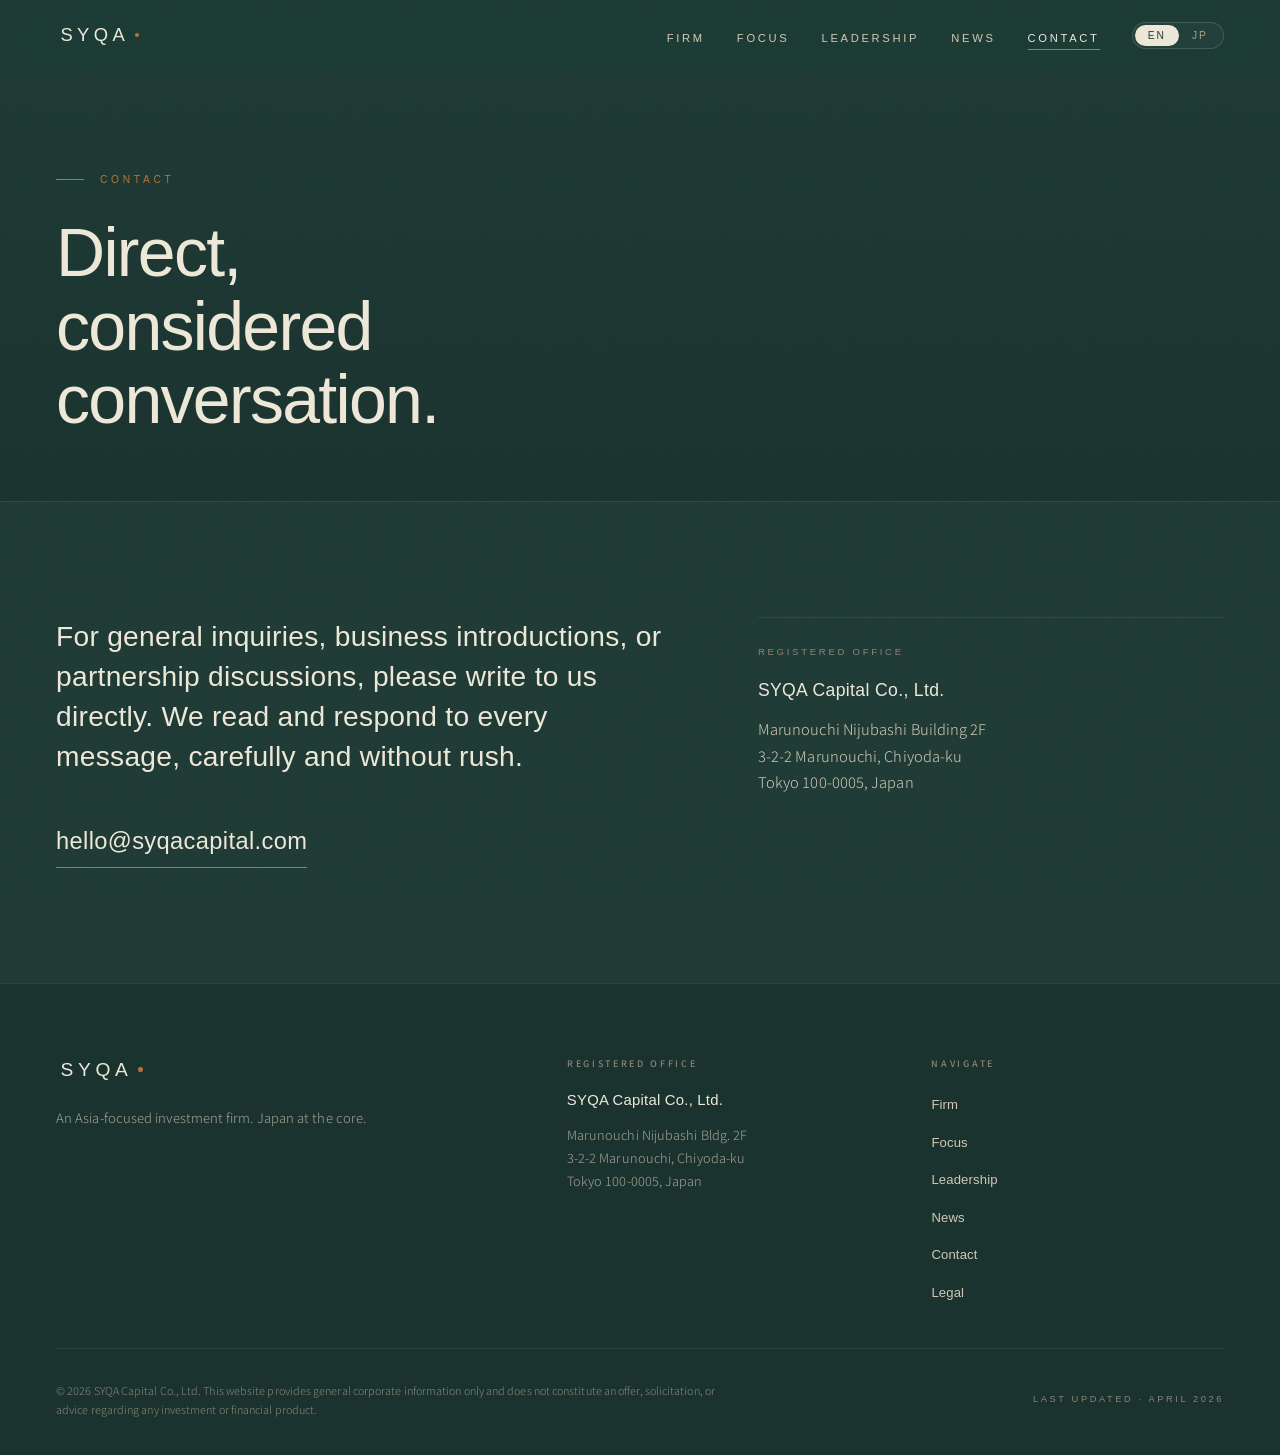
<file: contact.html>
<!DOCTYPE html>
<html lang="en">
<head>
<meta charset="UTF-8">
<meta name="viewport" content="width=device-width,initial-scale=1,viewport-fit=cover">
<meta name="theme-color" content="#203B36">
<meta name="format-detection" content="telephone=no">

<title>Contact — SYQA Capital</title>
<meta name="description" content="Contact SYQA Capital. hello@syqacapital.com. Marunouchi, Chiyoda-ku, Tokyo.">
<link rel="canonical" href="https://syqacapital.com/contact.html">

<meta property="og:type" content="website">
<meta property="og:site_name" content="SYQA Capital">
<meta property="og:title" content="Contact — SYQA Capital">
<meta property="og:description" content="Direct, considered conversation.">

<link rel="icon" type="image/svg+xml" href="data:image/svg+xml,%3Csvg xmlns='http://www.w3.org/2000/svg' viewBox='0 0 32 32'%3E%3Crect width='32' height='32' fill='%23203B36'/%3E%3Ctext x='16' y='21' font-family='serif' font-size='15' font-weight='300' fill='%23EDE7D8' text-anchor='middle' letter-spacing='0.5'%3ES%3C/text%3E%3Ccircle cx='16' cy='25' r='0.8' fill='%23B87333'/%3E%3C/svg%3E">

<link rel="preconnect" href="https://fonts.googleapis.com">
<link rel="preconnect" href="https://fonts.gstatic.com" crossorigin>
<link href="https://fonts.googleapis.com/css2?family=Shippori+Mincho+B1:wght@400;500;600;700&family=Noto+Sans+JP:wght@300;400;500;600&display=swap" rel="stylesheet">
<link href="https://api.fontshare.com/v2/css?f[]=switzer@300,400,500&display=swap" rel="stylesheet">

<link rel="stylesheet" href="styles.css">
</head>
<body>

<nav class="nav" id="nav"><div class="container nav-in">
<a href="index.html" class="syqa lf lf-1" aria-label="SYQA Capital">
<span class="syqa-wm">SYQA</span><span class="syqa-dot"></span>
</a>
<ul class="nav-l" id="nl">
<li><a href="firm.html" data-en="Firm" data-jp="会社">Firm</a></li>
<li><a href="focus.html" data-en="Focus" data-jp="領域">Focus</a></li>
<li><a href="leadership.html" data-en="Leadership" data-jp="代表">Leadership</a></li>
<li><a href="news.html" data-en="News" data-jp="ニュース">News</a></li>
<li><a href="contact.html" class="active" data-en="Contact" data-jp="連絡">Contact</a></li>
<li><div class="lt"><button type="button" class="active" id="bEN">EN</button><button type="button" id="bJP">JP</button></div></li>
</ul>
<button class="bg" id="bg" aria-label="Menu">
<svg class="ic-menu" viewBox="0 0 24 24" fill="none" stroke="currentColor" stroke-width="1.25"><line x1="3" y1="8" x2="21" y2="8"/><line x1="3" y1="16" x2="21" y2="16"/></svg>
<svg class="ic-close" viewBox="0 0 24 24" fill="none" stroke="currentColor" stroke-width="1.25"><line x1="5" y1="5" x2="19" y2="19"/><line x1="19" y1="5" x2="5" y2="19"/></svg>
</button>
</div></nav>

<main id="top">

<section class="pg-head"><div class="container">
<div class="pg-head-eyebrow lf lf-1"><span class="en-c">Contact</span><span class="jp-c">連絡</span></div>
<h1 class="lf lf-2"><span class="en-c">Direct,<br>considered conversation.</span><span class="jp-c">直接的で、<br>熟慮された対話を。</span></h1>
</div></section>

<section class="mod"><div class="container">
<div class="cg">
<div class="rv">
<div class="cl-l"><div class="en-c">For general inquiries, business introductions, or partnership discussions, please write to us directly. We read and respond to every message, carefully and without rush.</div><div class="jp-c">一般的なお問い合わせ、ビジネスのご紹介、パートナーシップに関するご相談は、直接ご連絡ください。すべてのメッセージを、急がず、丁寧にお読みしてお返事いたします。</div></div>
<a href="mailto:hello@syqacapital.com" class="ce">hello@syqacapital.com</a>
</div>
<div class="cn rv rv-d1">
<span class="lb"><span class="en-c">Registered Office</span><span class="jp-c">登記住所</span></span>
<div class="en">SYQA Capital Co., Ltd.</div>
<address><span class="en-c">Marunouchi Nijubashi Building 2F<br>3-2-2 Marunouchi, Chiyoda-ku<br>Tokyo 100-0005, Japan</span><span class="jp-c">〒100-0005<br>東京都千代田区丸の内3丁目2番2号<br>丸の内二重橋ビル2階</span></address>
</div>
</div>
</div></section>

</main>

<footer class="ft"><div class="container">
<div class="ftp">
<div class="fbb"><a href="index.html" class="syqa"><span class="syqa-wm">SYQA</span><span class="syqa-dot"></span></a>
<p><span class="en-c">An Asia-focused investment firm. Japan at the core.</span><span class="jp-c">アジアに注力する投資会社。その中核に、日本を。</span></p>
</div>
<div class="fa-add"><span class="lb"><span class="en-c">Registered Office</span><span class="jp-c">登記住所</span></span>
<span class="en">SYQA Capital Co., Ltd.</span>
<span class="en-c">Marunouchi Nijubashi Bldg. 2F<br>3-2-2 Marunouchi, Chiyoda-ku<br>Tokyo 100-0005, Japan</span>
<span class="jp-c">〒100-0005<br>東京都千代田区丸の内3丁目2番2号<br>丸の内二重橋ビル2階</span>
</div>
<div class="fn-f"><span class="lb"><span class="en-c">Navigate</span><span class="jp-c">ナビゲーション</span></span>
<a href="firm.html" data-en="Firm" data-jp="会社">Firm</a>
<a href="focus.html" data-en="Focus" data-jp="領域">Focus</a>
<a href="leadership.html" data-en="Leadership" data-jp="代表">Leadership</a>
<a href="news.html" data-en="News" data-jp="ニュース">News</a>
<a href="contact.html" data-en="Contact" data-jp="連絡">Contact</a>
<a href="legal.html" data-en="Legal" data-jp="法務">Legal</a>
</div>
</div>
<div class="fbt">
<p><span class="en-c">© 2026 SYQA Capital Co., Ltd. This website provides general corporate information only and does not constitute an offer, solicitation, or advice regarding any investment or financial product.</span><span class="jp-c">© 2026 SYQA Capital株式会社。本ウェブサイトは一般的な会社情報のみを提供するものであり、投資または金融商品に関する申込み、勧誘、助言を構成するものではありません。</span></p>
<span class="cp"><span class="en-c">Last updated · April 2026</span><span class="jp-c">最終更新 · 2026年4月</span></span>
</div>
</div></footer>

<script src="script.js"></script>
</body>
</html>
</file>
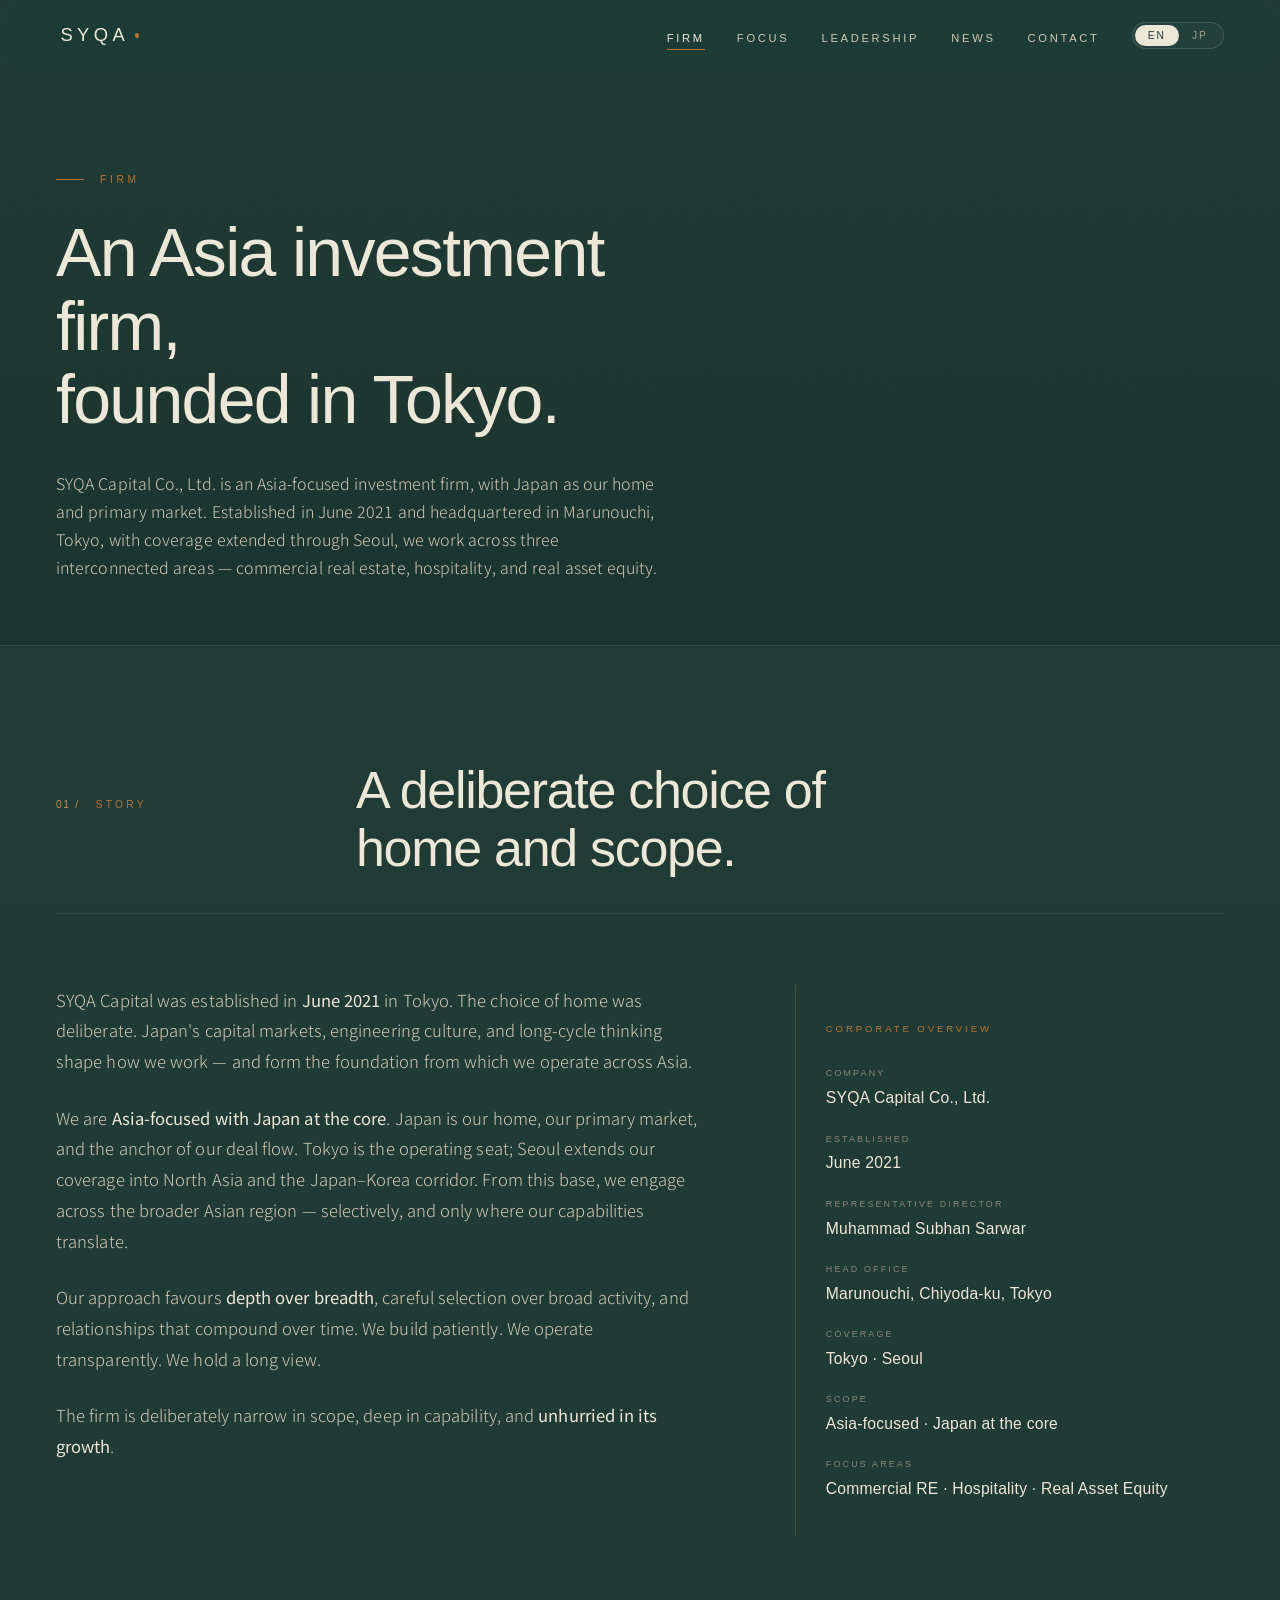
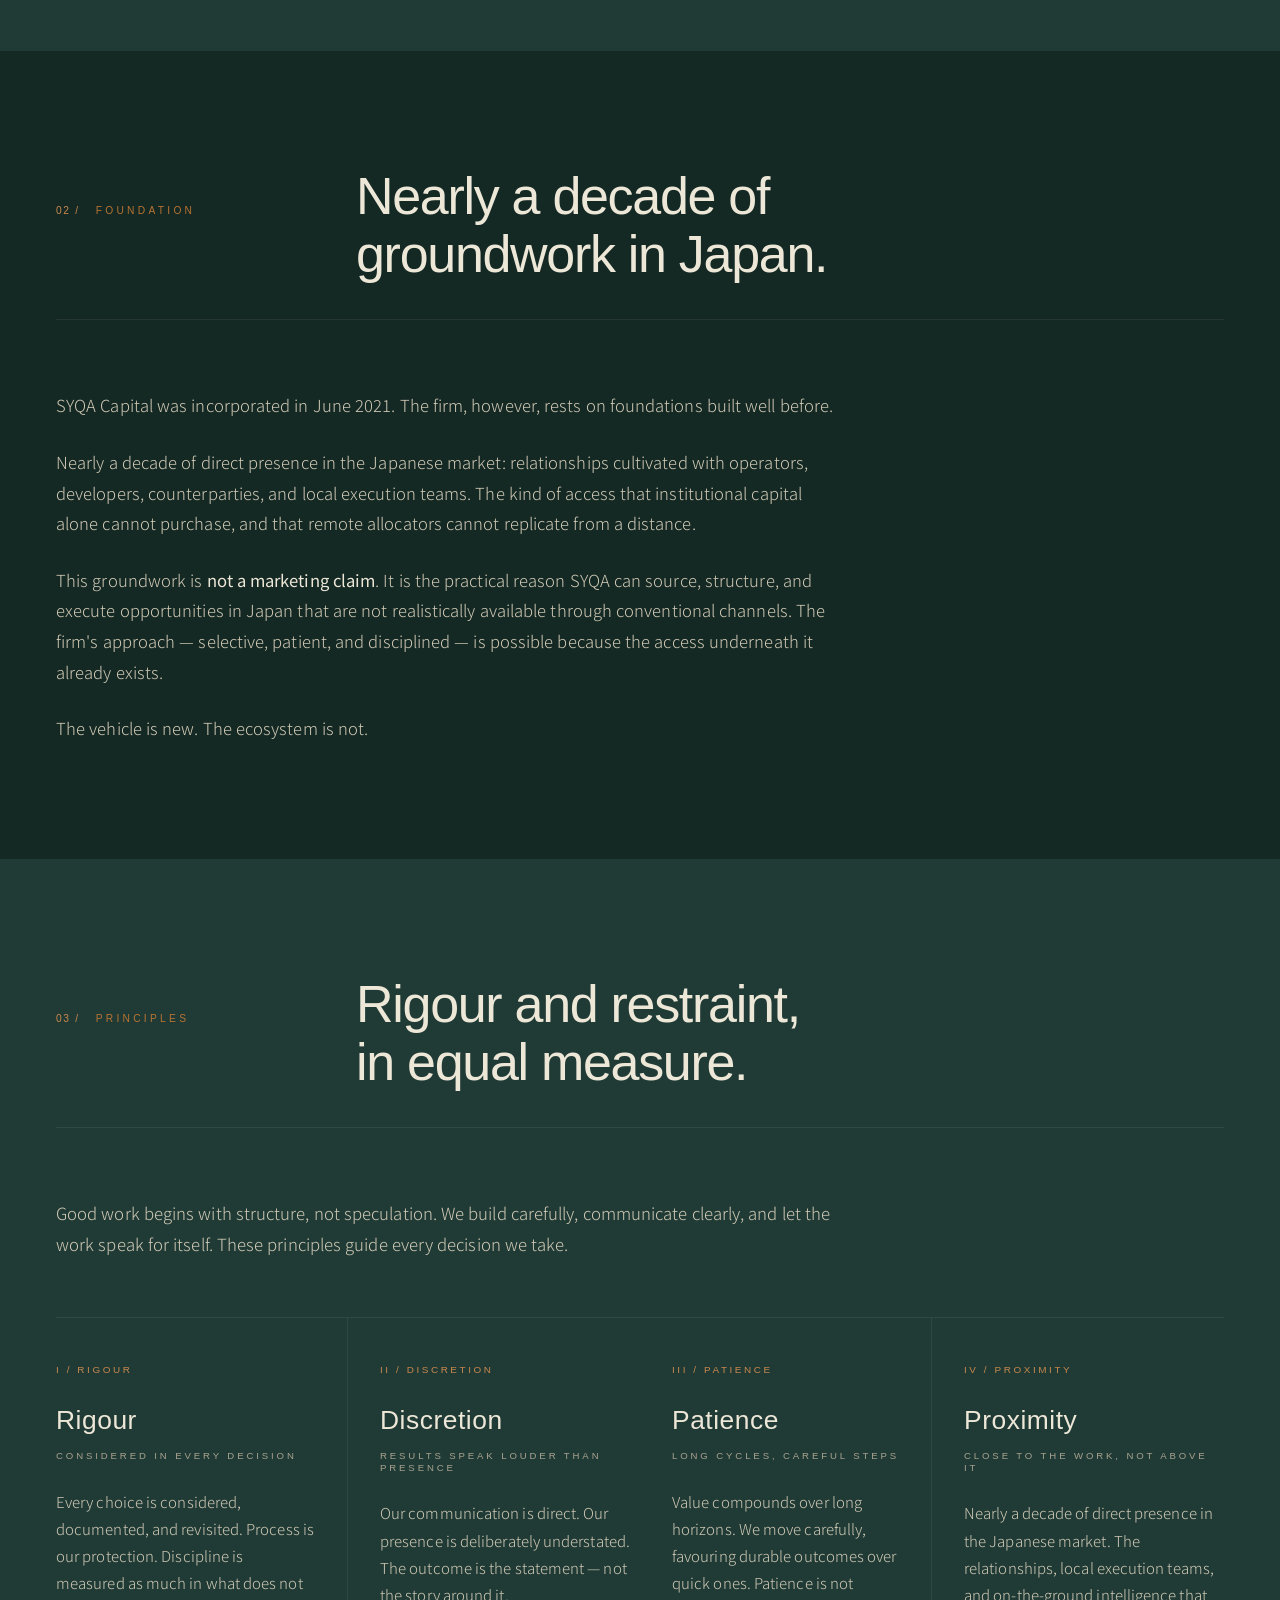
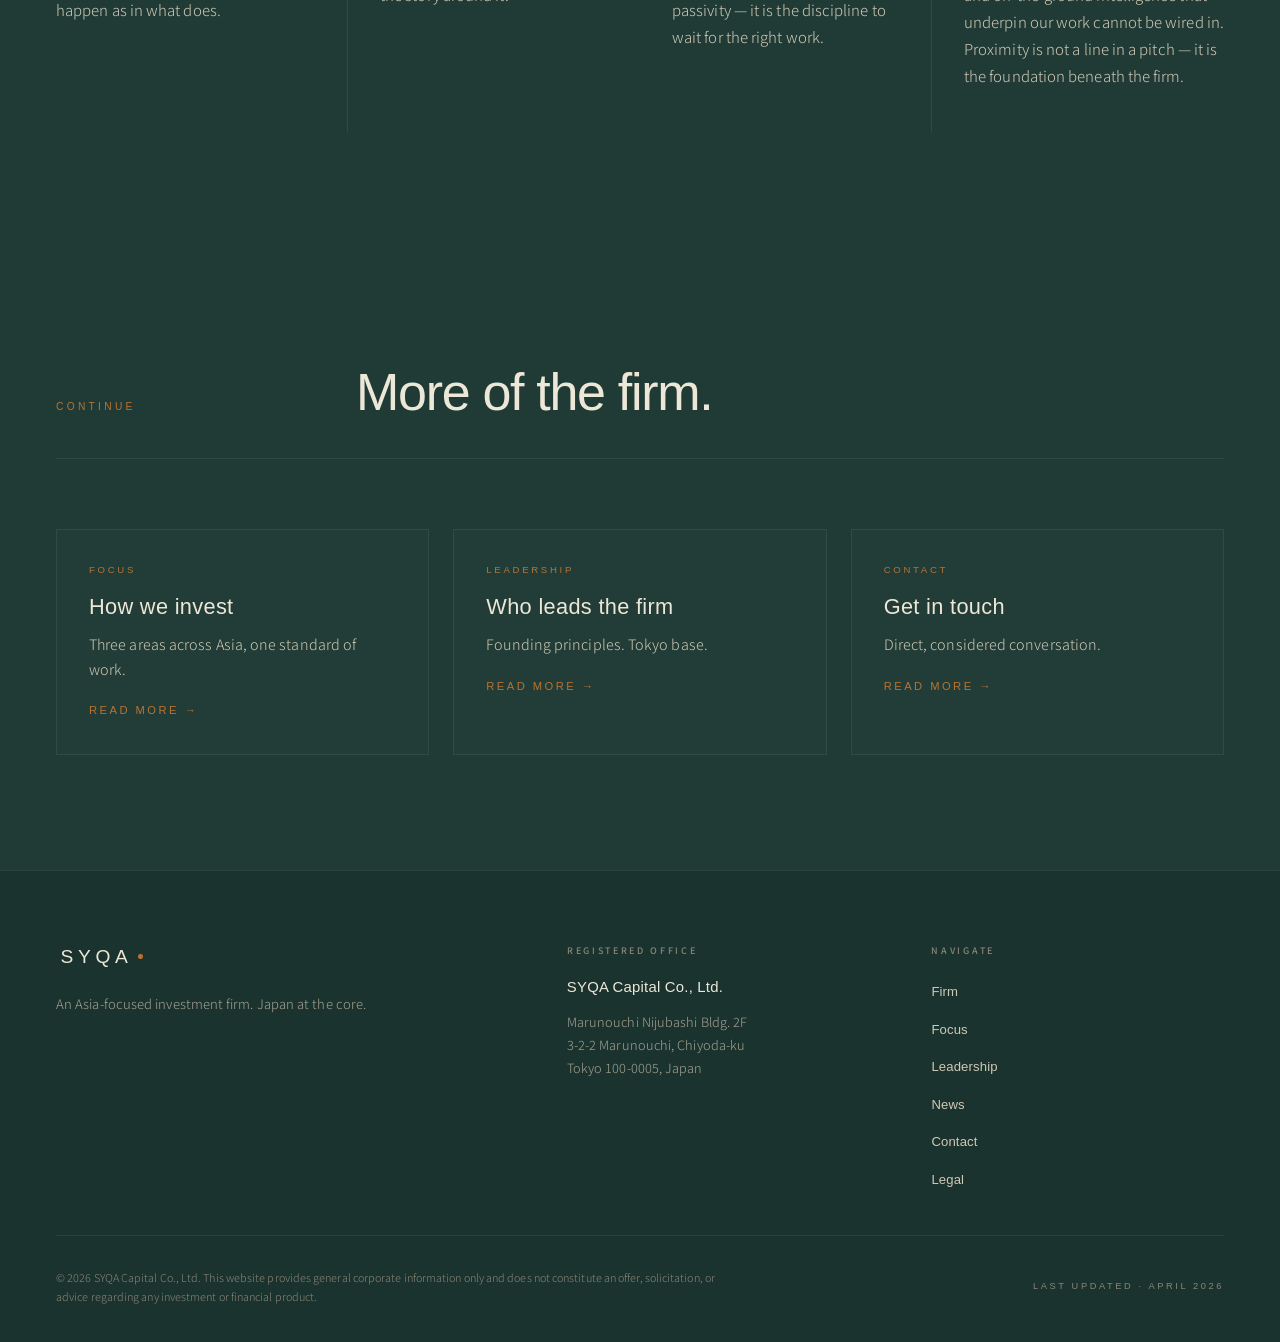
<file: firm.html>
<!DOCTYPE html>
<html lang="en">
<head>
<meta charset="UTF-8">
<meta name="viewport" content="width=device-width,initial-scale=1,viewport-fit=cover">
<meta name="theme-color" content="#203B36">
<meta name="format-detection" content="telephone=no">

<title>Firm — SYQA Capital</title>
<meta name="description" content="About SYQA Capital Co., Ltd. — an Asia-focused investment firm, Japan at the core. Founded 2021, headquartered in Marunouchi, Tokyo.">
<link rel="canonical" href="https://syqacapital.com/firm.html">

<meta property="og:type" content="website">
<meta property="og:site_name" content="SYQA Capital">
<meta property="og:title" content="Firm — SYQA Capital">
<meta property="og:description" content="About SYQA Capital Co., Ltd. — Asia-focused, Japan-core.">

<link rel="icon" type="image/svg+xml" href="data:image/svg+xml,%3Csvg xmlns='http://www.w3.org/2000/svg' viewBox='0 0 32 32'%3E%3Crect width='32' height='32' fill='%23203B36'/%3E%3Ctext x='16' y='21' font-family='serif' font-size='15' font-weight='300' fill='%23EDE7D8' text-anchor='middle' letter-spacing='0.5'%3ES%3C/text%3E%3Ccircle cx='16' cy='25' r='0.8' fill='%23B87333'/%3E%3C/svg%3E">

<link rel="preconnect" href="https://fonts.googleapis.com">
<link rel="preconnect" href="https://fonts.gstatic.com" crossorigin>
<link href="https://fonts.googleapis.com/css2?family=Shippori+Mincho+B1:wght@400;500;600;700&family=Noto+Sans+JP:wght@300;400;500;600&display=swap" rel="stylesheet">
<link href="https://api.fontshare.com/v2/css?f[]=switzer@300,400,500&display=swap" rel="stylesheet">

<link rel="stylesheet" href="styles.css">
</head>
<body>

<nav class="nav" id="nav"><div class="container nav-in">
<a href="index.html" class="syqa lf lf-1" aria-label="SYQA Capital">
<span class="syqa-wm">SYQA</span><span class="syqa-dot"></span>
</a>
<ul class="nav-l" id="nl">
<li><a href="firm.html" class="active" data-en="Firm" data-jp="会社">Firm</a></li>
<li><a href="focus.html" data-en="Focus" data-jp="領域">Focus</a></li>
<li><a href="leadership.html" data-en="Leadership" data-jp="代表">Leadership</a></li>
<li><a href="news.html" data-en="News" data-jp="ニュース">News</a></li>
<li><a href="contact.html" data-en="Contact" data-jp="連絡">Contact</a></li>
<li><div class="lt"><button type="button" class="active" id="bEN">EN</button><button type="button" id="bJP">JP</button></div></li>
</ul>
<button class="bg" id="bg" aria-label="Menu">
<svg class="ic-menu" viewBox="0 0 24 24" fill="none" stroke="currentColor" stroke-width="1.25"><line x1="3" y1="8" x2="21" y2="8"/><line x1="3" y1="16" x2="21" y2="16"/></svg>
<svg class="ic-close" viewBox="0 0 24 24" fill="none" stroke="currentColor" stroke-width="1.25"><line x1="5" y1="5" x2="19" y2="19"/><line x1="19" y1="5" x2="5" y2="19"/></svg>
</button>
</div></nav>

<main id="top">

<section class="pg-head"><div class="container">
<div class="pg-head-eyebrow lf lf-1"><span class="en-c">Firm</span><span class="jp-c">会社</span></div>
<h1 class="lf lf-2"><span class="en-c">An Asia investment firm,<br>founded in Tokyo.</span><span class="jp-c">東京で設立された、<br>アジアの投資会社。</span></h1>
<div class="pg-head-sub lf lf-3">
<div class="en-c">SYQA Capital Co., Ltd. is an Asia-focused investment firm, with Japan as our home and primary market. Established in June 2021 and headquartered in Marunouchi, Tokyo, with coverage extended through Seoul, we work across three interconnected areas — commercial real estate, hospitality, and real asset equity.</div>
<div class="jp-c">SYQA Capital株式会社は、アジアに注力する投資会社です。日本を拠点および主要市場とし、2021年6月に設立、丸の内に本社を置いています。ソウルを通じて北アジアをカバーし、商業不動産、ホスピタリティ、実物資産エクイティという、相互に関連する三つの領域で活動しています。</div>
</div>
</div></section>

<section class="mod"><div class="container">
<div class="mh rv"><span class="ml"><span class="num">01 /</span><span class="en-c">Story</span><span class="jp-c">沿革</span></span>
<h2 class="mt"><span class="en-c">A deliberate choice of<br>home and scope.</span><span class="jp-c">拠点と範囲における、<br>意図的な選択。</span></h2></div>

<div class="firm-grid">
<div class="prose rv rv-d1">
<div class="en-c">
<p>SYQA Capital was established in <strong>June 2021</strong> in Tokyo. The choice of home was deliberate. Japan's capital markets, engineering culture, and long-cycle thinking shape how we work — and form the foundation from which we operate across Asia.</p>
<p>We are <strong>Asia-focused with Japan at the core</strong>. Japan is our home, our primary market, and the anchor of our deal flow. Tokyo is the operating seat; Seoul extends our coverage into North Asia and the Japan–Korea corridor. From this base, we engage across the broader Asian region — selectively, and only where our capabilities translate.</p>
<p>Our approach favours <strong>depth over breadth</strong>, careful selection over broad activity, and relationships that compound over time. We build patiently. We operate transparently. We hold a long view.</p>
<p>The firm is deliberately narrow in scope, deep in capability, and <strong>unhurried in its growth</strong>.</p>
</div>
<div class="jp-c">
<p>SYQA Capitalは、<strong>2021年6月</strong>に東京で設立されました。拠点の選択は意図的なものです。日本の資本市場、工学文化、長期的思考が、我々の仕事のあり方を形づくり、アジア全域での活動の基盤となっています。</p>
<p>我々は<strong>アジアに注力し、日本を中核</strong>とします。日本は我々の拠点であり、主要市場であり、案件発掘の起点です。東京を運営拠点とし、ソウルを通じて北アジアおよび日韓回廊をカバーします。この拠点から、より広いアジア地域で — 選択的に、そして我々の能力が活きる領域においてのみ — 関与します。</p>
<p>我々のアプローチは、<strong>広さよりも深さ</strong>、広範な活動よりも慎重な選択、そして時間とともに価値を積み重ねる関係性を重視します。忍耐強く築き、透明性をもって運営し、長期的な視座を持ちます。</p>
<p>会社は意図的に、対象を絞り込み、深い能力を持ち、<strong>急がぬ成長</strong>を旨とする設計としています。</p>
</div>
</div>
<div class="firm-side rv rv-d2">
<div class="firm-side-label"><span class="en-c">Corporate Overview</span><span class="jp-c">会社概要</span></div>
<dl>
<div><dt><span class="en-c">Company</span><span class="jp-c">社名</span></dt><dd>SYQA Capital Co., Ltd.</dd></div>
<div><dt><span class="en-c">Established</span><span class="jp-c">設立</span></dt><dd>June 2021</dd></div>
<div><dt><span class="en-c">Representative Director</span><span class="jp-c">代表取締役</span></dt><dd><span class="en-c">Muhammad Subhan Sarwar</span><span class="jp-c">ムハマド・サブハン・サルワール</span></dd></div>
<div><dt><span class="en-c">Head Office</span><span class="jp-c">本社</span></dt><dd><span class="en-c">Marunouchi, Chiyoda-ku, Tokyo</span><span class="jp-c">東京都千代田区丸の内</span></dd></div>
<div><dt><span class="en-c">Coverage</span><span class="jp-c">カバレッジ</span></dt><dd><span class="en-c">Tokyo · Seoul</span><span class="jp-c">東京 · ソウル</span></dd></div>
<div><dt><span class="en-c">Scope</span><span class="jp-c">範囲</span></dt><dd><span class="en-c">Asia-focused · Japan at the core</span><span class="jp-c">アジア注力 · 日本中核</span></dd></div>
<div><dt><span class="en-c">Focus Areas</span><span class="jp-c">事業領域</span></dt><dd><span class="en-c">Commercial RE · Hospitality · Real Asset Equity</span><span class="jp-c">商業不動産 · ホスピタリティ · 実物資産エクイティ</span></dd></div>
</dl>
</div>
</div>
</div></section>

<section class="mod alt"><div class="container">
<div class="mh rv"><span class="ml"><span class="num">02 /</span><span class="en-c">Foundation</span><span class="jp-c">基盤</span></span>
<h2 class="mt"><span class="en-c">Nearly a decade of<br>groundwork in Japan.</span><span class="jp-c">日本における、<br>約10年の地道な活動。</span></h2></div>
<div class="prose rv rv-d1">
<div class="en-c">
<p>SYQA Capital was incorporated in June 2021. The firm, however, rests on foundations built well before.</p>
<p>Nearly a decade of direct presence in the Japanese market: relationships cultivated with operators, developers, counterparties, and local execution teams. The kind of access that institutional capital alone cannot purchase, and that remote allocators cannot replicate from a distance.</p>
<p>This groundwork is <strong>not a marketing claim</strong>. It is the practical reason SYQA can source, structure, and execute opportunities in Japan that are not realistically available through conventional channels. The firm's approach — selective, patient, and disciplined — is possible because the access underneath it already exists.</p>
<p>The vehicle is new. The ecosystem is not.</p>
</div>
<div class="jp-c">
<p>SYQA Capitalは、2021年6月に設立されました。しかし、会社の基盤は、それ以前から長い時間をかけて築かれています。</p>
<p>日本市場における、約10年にわたる直接的な存在 — 事業者、開発者、カウンターパーティ、そして現地の実行チームとの間で培われた関係性です。それは、資本だけでは購入できず、遠隔の投資家が距離を隔てて再現することができない種類のアクセスです。</p>
<p>この基盤は<strong>マーケティング上の主張ではありません</strong>。従来のチャネルでは現実的に得られない機会を、日本において発掘し、構造化し、執行することを可能にする、実践的な理由です。会社の姿勢 — 選択的で、忍耐強く、規律ある — は、その下にあるアクセスが既に存在するからこそ成立しています。</p>
<p>ビークルは新しい。エコシステムは、そうではありません。</p>
</div>
</div>
</div></section>

<section class="mod"><div class="container">
<div class="mh rv"><span class="ml"><span class="num">03 /</span><span class="en-c">Principles</span><span class="jp-c">理念</span></span>
<h2 class="mt"><span class="en-c">Rigour and restraint,<br>in equal measure.</span><span class="jp-c">厳格さと節度。<br>その等しい均衡。</span></h2></div>
<div class="mle rv rv-d1">
<div class="en-c">Good work begins with structure, not speculation. We build carefully, communicate clearly, and let the work speak for itself. These principles guide every decision we take.</div>
<div class="jp-c">良い仕事は、投機ではなく構造から始まります。我々は慎重に築き、明確に伝え、仕事そのものに語らせます。これらの理念が、我々のすべての判断を導きます。</div>
</div>
<div class="pl">
<div class="plr rv rv-d1"><span class="pln">i / Rigour</span>
<h3><span class="en-c">Rigour<span class="sub">Considered in every decision</span></span><span class="jp-c">厳格さ<span class="sub">Rigour</span></span></h3>
<div class="en-c"><p>Every choice is considered, documented, and revisited. Process is our protection. Discipline is measured as much in what does not happen as in what does.</p></div>
<div class="jp-c"><p>すべての選択は、熟慮され、記録され、繰り返し見直されます。プロセスこそが我々の護りです。規律とは、行動したことと同様に、行動しなかったことによっても測られます。</p></div>
</div>
<div class="plr rv rv-d2"><span class="pln">ii / Discretion</span>
<h3><span class="en-c">Discretion<span class="sub">Results speak louder than presence</span></span><span class="jp-c">節度<span class="sub">Discretion</span></span></h3>
<div class="en-c"><p>Our communication is direct. Our presence is deliberately understated. The outcome is the statement — not the story around it.</p></div>
<div class="jp-c"><p>対話は直接的に、存在は意図的に控えめに。語るべきは成果そのものであり、その周囲の物語ではありません。</p></div>
</div>
<div class="plr rv rv-d3"><span class="pln">iii / Patience</span>
<h3><span class="en-c">Patience<span class="sub">Long cycles, careful steps</span></span><span class="jp-c">忍耐<span class="sub">Patience</span></span></h3>
<div class="en-c"><p>Value compounds over long horizons. We move carefully, favouring durable outcomes over quick ones. Patience is not passivity — it is the discipline to wait for the right work.</p></div>
<div class="jp-c"><p>価値は長い時間をかけて積み重なります。我々は慎重に動き、速さよりも持続性を重視します。忍耐とは受動ではなく、正しい仕事を待つための規律です。</p></div>
</div>
<div class="plr rv rv-d4"><span class="pln">iv / Proximity</span>
<h3><span class="en-c">Proximity<span class="sub">Close to the work, not above it</span></span><span class="jp-c">近接性<span class="sub">Proximity</span></span></h3>
<div class="en-c"><p>Nearly a decade of direct presence in the Japanese market. The relationships, local execution teams, and on-the-ground intelligence that underpin our work cannot be wired in. Proximity is not a line in a pitch — it is the foundation beneath the firm.</p></div>
<div class="jp-c"><p>日本市場における、約10年にわたる直接的な存在。我々の仕事を支える関係性、現地の実行チーム、現場の知見は、資本だけでは築けません。近接性は、資料上の一行ではなく、会社の根底にある基盤です。</p></div>
</div>
</div>
</div></section>

<!-- Cross-links to other sections -->
<section class="mod"><div class="container">
<div class="mh rv">
<span class="ml"><span class="en-c">Continue</span><span class="jp-c">続きを読む</span></span>
<h2 class="mt"><span class="en-c">More of the firm.</span><span class="jp-c">会社について、さらに。</span></h2>
</div>
<div class="xlink-grid">
<a href="focus.html" class="xlink rv rv-d1">
<div class="xlink-label"><span class="en-c">Focus</span><span class="jp-c">領域</span></div>
<h3><span class="en-c">How we invest</span><span class="jp-c">投資領域</span></h3>
<p><span class="en-c">Three areas across Asia, one standard of work.</span><span class="jp-c">アジアにおける三つの領域、一つの基準。</span></p>
<span class="xlink-arrow"><span class="en-c">Read more →</span><span class="jp-c">詳しく見る →</span></span>
</a>
<a href="leadership.html" class="xlink rv rv-d2">
<div class="xlink-label"><span class="en-c">Leadership</span><span class="jp-c">代表</span></div>
<h3><span class="en-c">Who leads the firm</span><span class="jp-c">経営者</span></h3>
<p><span class="en-c">Founding principles. Tokyo base.</span><span class="jp-c">創業理念。東京を拠点に。</span></p>
<span class="xlink-arrow"><span class="en-c">Read more →</span><span class="jp-c">詳しく見る →</span></span>
</a>
<a href="contact.html" class="xlink rv rv-d3">
<div class="xlink-label"><span class="en-c">Contact</span><span class="jp-c">連絡</span></div>
<h3><span class="en-c">Get in touch</span><span class="jp-c">お問い合わせ</span></h3>
<p><span class="en-c">Direct, considered conversation.</span><span class="jp-c">直接的で、熟慮された対話を。</span></p>
<span class="xlink-arrow"><span class="en-c">Read more →</span><span class="jp-c">詳しく見る →</span></span>
</a>
</div>
</div></section>

</main>

<footer class="ft"><div class="container">
<div class="ftp">
<div class="fbb"><a href="index.html" class="syqa"><span class="syqa-wm">SYQA</span><span class="syqa-dot"></span></a>
<p><span class="en-c">An Asia-focused investment firm. Japan at the core.</span><span class="jp-c">アジアに注力する投資会社。その中核に、日本を。</span></p>
</div>
<div class="fa-add"><span class="lb"><span class="en-c">Registered Office</span><span class="jp-c">登記住所</span></span>
<span class="en">SYQA Capital Co., Ltd.</span>
<span class="en-c">Marunouchi Nijubashi Bldg. 2F<br>3-2-2 Marunouchi, Chiyoda-ku<br>Tokyo 100-0005, Japan</span>
<span class="jp-c">〒100-0005<br>東京都千代田区丸の内3丁目2番2号<br>丸の内二重橋ビル2階</span>
</div>
<div class="fn-f"><span class="lb"><span class="en-c">Navigate</span><span class="jp-c">ナビゲーション</span></span>
<a href="firm.html" data-en="Firm" data-jp="会社">Firm</a>
<a href="focus.html" data-en="Focus" data-jp="領域">Focus</a>
<a href="leadership.html" data-en="Leadership" data-jp="代表">Leadership</a>
<a href="news.html" data-en="News" data-jp="ニュース">News</a>
<a href="contact.html" data-en="Contact" data-jp="連絡">Contact</a>
<a href="legal.html" data-en="Legal" data-jp="法務">Legal</a>
</div>
</div>
<div class="fbt">
<p><span class="en-c">© 2026 SYQA Capital Co., Ltd. This website provides general corporate information only and does not constitute an offer, solicitation, or advice regarding any investment or financial product.</span><span class="jp-c">© 2026 SYQA Capital株式会社。本ウェブサイトは一般的な会社情報のみを提供するものであり、投資または金融商品に関する申込み、勧誘、助言を構成するものではありません。</span></p>
<span class="cp"><span class="en-c">Last updated · April 2026</span><span class="jp-c">最終更新 · 2026年4月</span></span>
</div>
</div></footer>

<script src="script.js"></script>
</body>
</html>
</file>
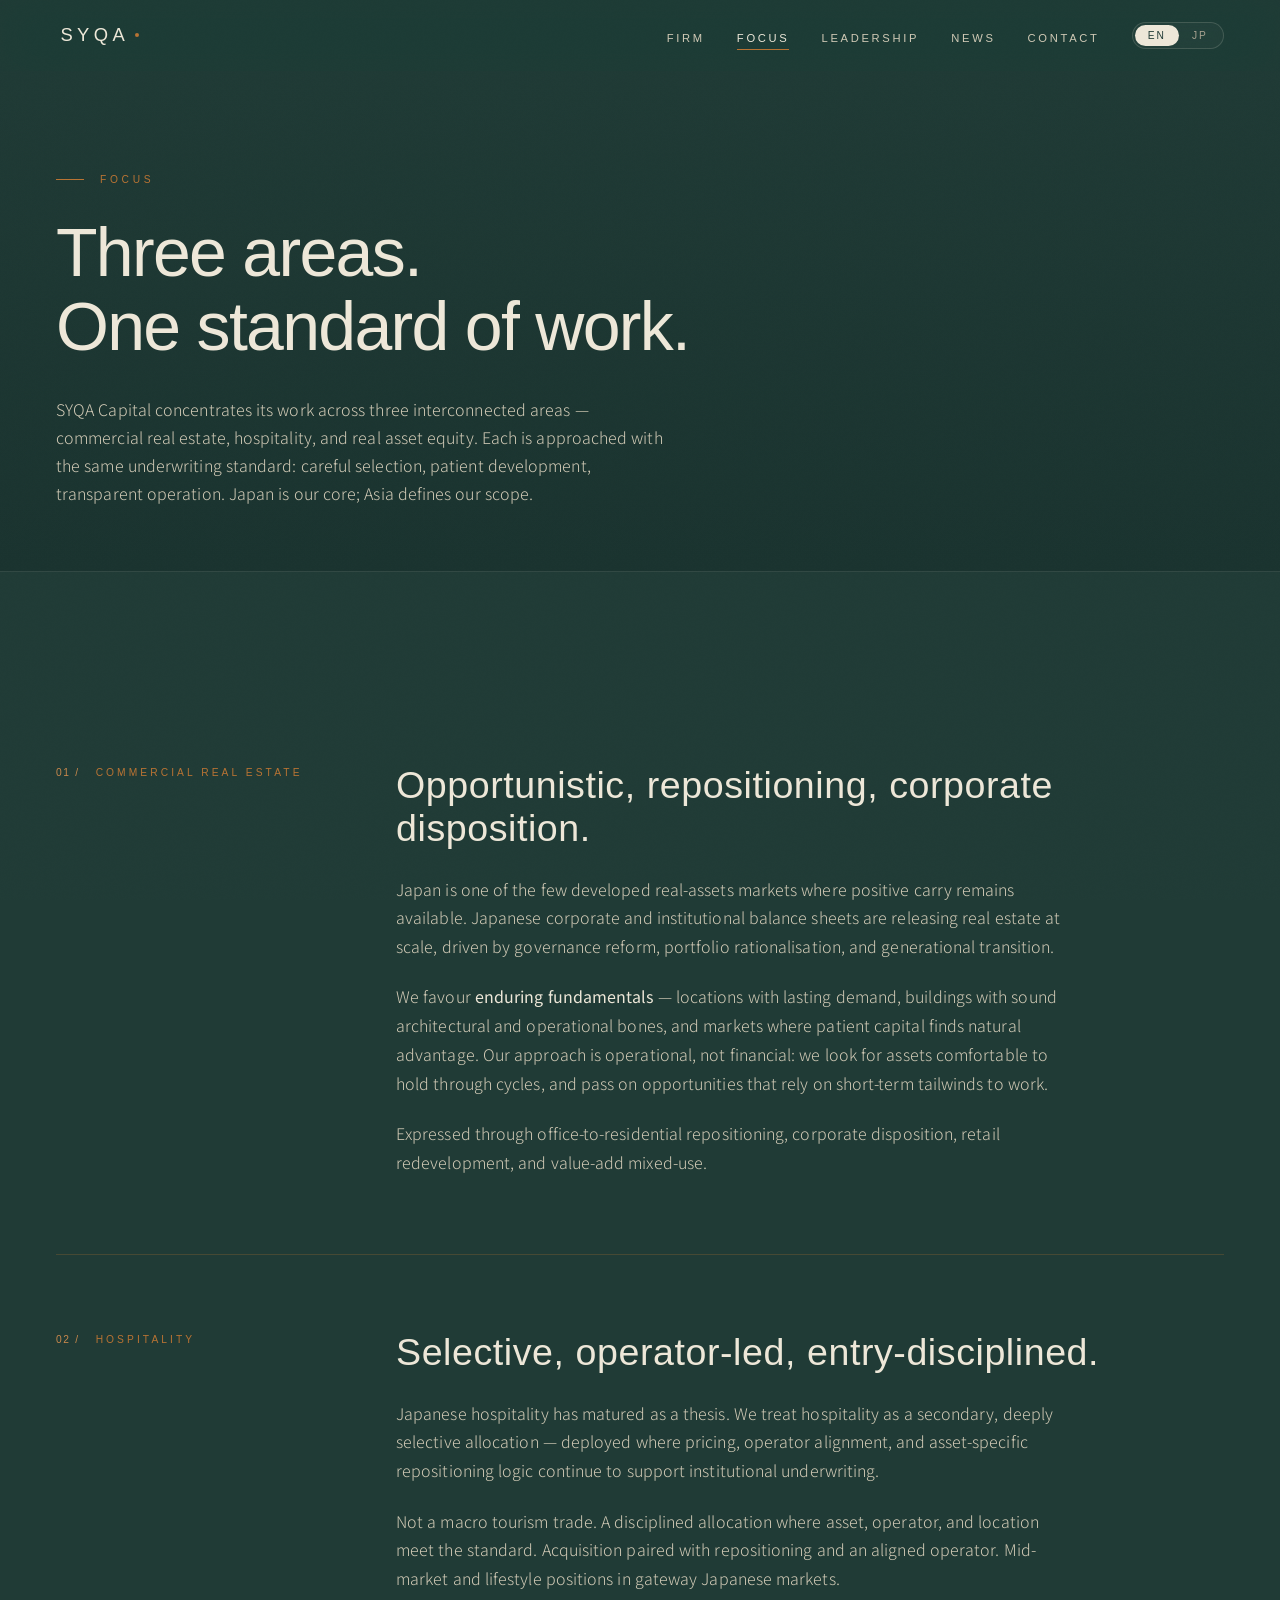
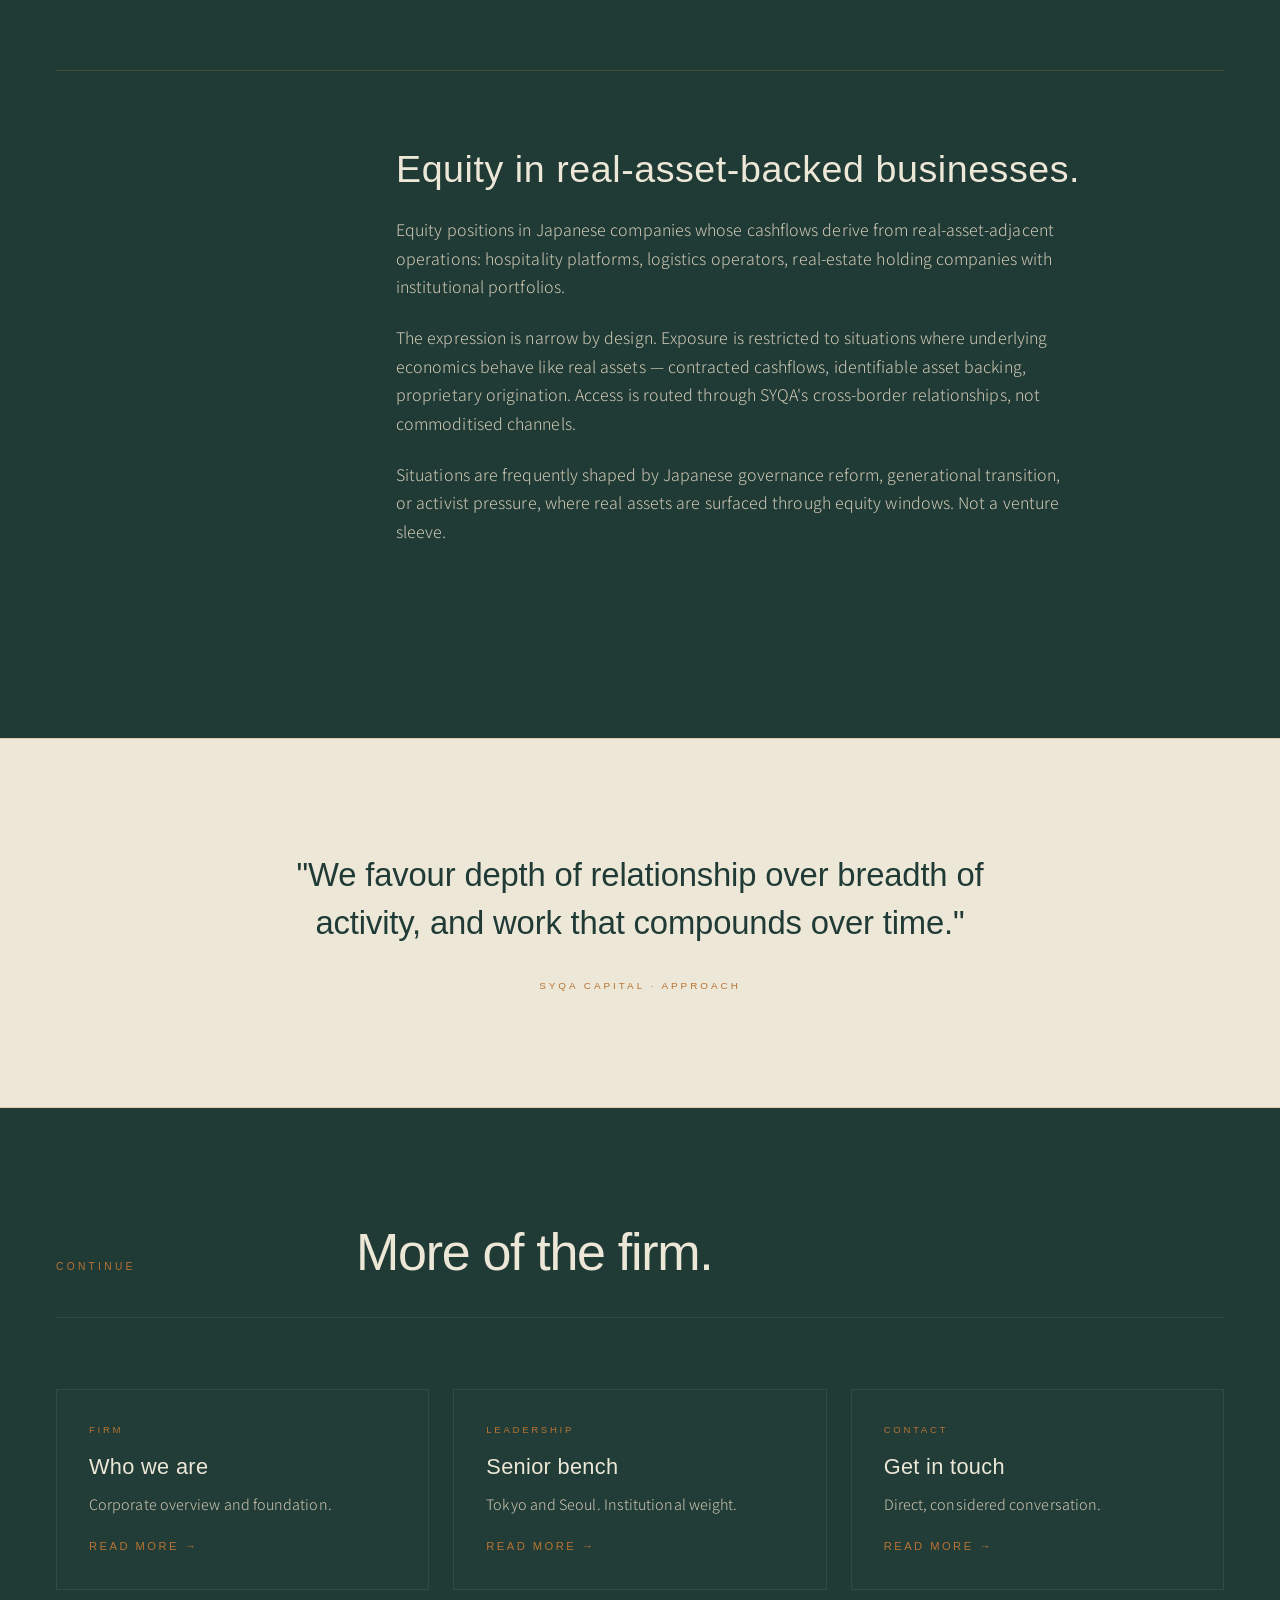
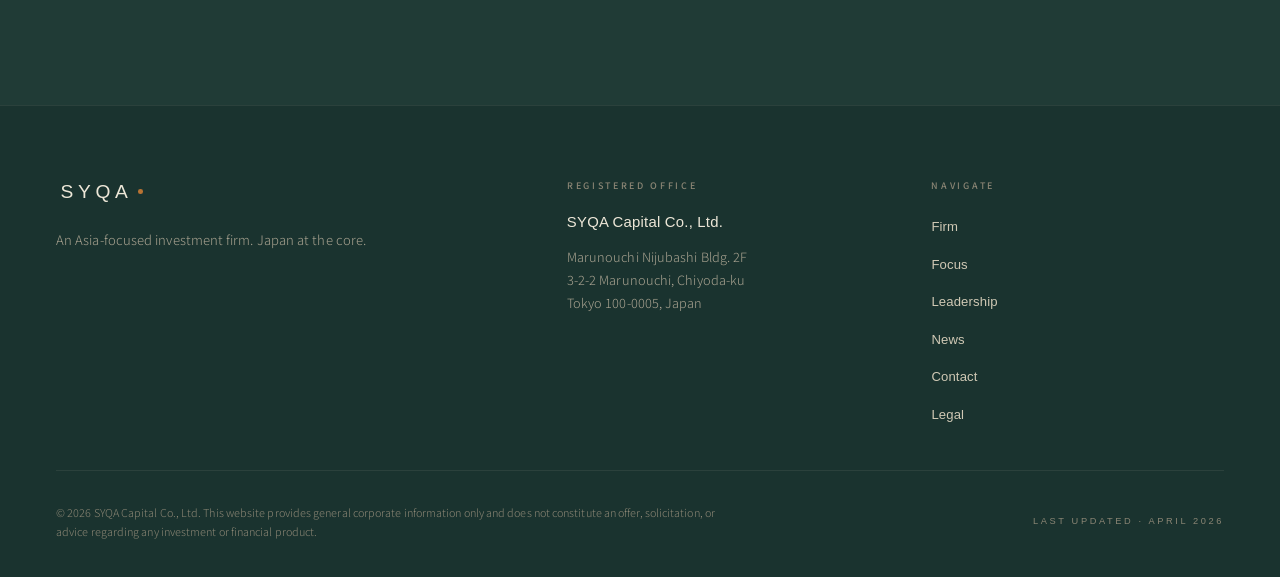
<file: focus.html>
<!DOCTYPE html>
<html lang="en">
<head>
<meta charset="UTF-8">
<meta name="viewport" content="width=device-width,initial-scale=1,viewport-fit=cover">
<meta name="theme-color" content="#203B36">
<meta name="format-detection" content="telephone=no">

<title>Focus — SYQA Capital</title>
<meta name="description" content="SYQA Capital's focus areas: commercial real estate, hospitality, and real asset equity. Japan at the core. Asia-aware.">
<link rel="canonical" href="https://syqacapital.com/focus.html">

<meta property="og:type" content="website">
<meta property="og:site_name" content="SYQA Capital">
<meta property="og:title" content="Focus — SYQA Capital">
<meta property="og:description" content="Three interconnected areas. One standard of work.">

<link rel="icon" type="image/svg+xml" href="data:image/svg+xml,%3Csvg xmlns='http://www.w3.org/2000/svg' viewBox='0 0 32 32'%3E%3Crect width='32' height='32' fill='%23203B36'/%3E%3Ctext x='16' y='21' font-family='serif' font-size='15' font-weight='300' fill='%23EDE7D8' text-anchor='middle' letter-spacing='0.5'%3ES%3C/text%3E%3Ccircle cx='16' cy='25' r='0.8' fill='%23B87333'/%3E%3C/svg%3E">

<link rel="preconnect" href="https://fonts.googleapis.com">
<link rel="preconnect" href="https://fonts.gstatic.com" crossorigin>
<link href="https://fonts.googleapis.com/css2?family=Shippori+Mincho+B1:wght@400;500;600;700&family=Noto+Sans+JP:wght@300;400;500;600&display=swap" rel="stylesheet">
<link href="https://api.fontshare.com/v2/css?f[]=switzer@300,400,500&display=swap" rel="stylesheet">

<link rel="stylesheet" href="styles.css">
</head>
<body>

<nav class="nav" id="nav"><div class="container nav-in">
<a href="index.html" class="syqa lf lf-1" aria-label="SYQA Capital">
<span class="syqa-wm">SYQA</span><span class="syqa-dot"></span>
</a>
<ul class="nav-l" id="nl">
<li><a href="firm.html" data-en="Firm" data-jp="会社">Firm</a></li>
<li><a href="focus.html" class="active" data-en="Focus" data-jp="領域">Focus</a></li>
<li><a href="leadership.html" data-en="Leadership" data-jp="代表">Leadership</a></li>
<li><a href="news.html" data-en="News" data-jp="ニュース">News</a></li>
<li><a href="contact.html" data-en="Contact" data-jp="連絡">Contact</a></li>
<li><div class="lt"><button type="button" class="active" id="bEN">EN</button><button type="button" id="bJP">JP</button></div></li>
</ul>
<button class="bg" id="bg" aria-label="Menu">
<svg class="ic-menu" viewBox="0 0 24 24" fill="none" stroke="currentColor" stroke-width="1.25"><line x1="3" y1="8" x2="21" y2="8"/><line x1="3" y1="16" x2="21" y2="16"/></svg>
<svg class="ic-close" viewBox="0 0 24 24" fill="none" stroke="currentColor" stroke-width="1.25"><line x1="5" y1="5" x2="19" y2="19"/><line x1="19" y1="5" x2="5" y2="19"/></svg>
</button>
</div></nav>

<main id="top">

<section class="pg-head"><div class="container">
<div class="pg-head-eyebrow lf lf-1"><span class="en-c">Focus</span><span class="jp-c">領域</span></div>
<h1 class="lf lf-2"><span class="en-c">Three areas.<br>One standard of work.</span><span class="jp-c">三つの領域。<br>一つの基準。</span></h1>
<div class="pg-head-sub lf lf-3">
<div class="en-c">SYQA Capital concentrates its work across three interconnected areas — commercial real estate, hospitality, and real asset equity. Each is approached with the same underwriting standard: careful selection, patient development, transparent operation. Japan is our core; Asia defines our scope.</div>
<div class="jp-c">SYQA Capitalは、商業不動産、ホスピタリティ、実物資産エクイティという、相互に関連する三つの領域に注力しています。それぞれに対して同じ審査基準を適用します — 慎重な選択、忍耐強い開発、透明な運営。日本を中核とし、アジアを活動範囲とします。</div>
</div>
</div></section>

<section class="mod"><div class="container">

<div class="focus-block">
<div class="focus-block-grid">
<div class="focus-block-label rv"><span class="num">01 /</span><span class="en-c">Commercial Real Estate</span><span class="jp-c">商業不動産</span></div>
<div class="rv rv-d1">
<h3><span class="en-c">Opportunistic, repositioning, corporate disposition.</span><span class="jp-c">オポチュニスティック、リポジショニング、法人放出。</span></h3>
<div class="en-c">
<p>Japan is one of the few developed real-assets markets where positive carry remains available. Japanese corporate and institutional balance sheets are releasing real estate at scale, driven by governance reform, portfolio rationalisation, and generational transition.</p>
<p>We favour <strong>enduring fundamentals</strong> — locations with lasting demand, buildings with sound architectural and operational bones, and markets where patient capital finds natural advantage. Our approach is operational, not financial: we look for assets comfortable to hold through cycles, and pass on opportunities that rely on short-term tailwinds to work.</p>
<p>Expressed through office-to-residential repositioning, corporate disposition, retail redevelopment, and value-add mixed-use.</p>
</div>
<div class="jp-c">
<p>日本は、プラスのキャリーが引き続き得られる、数少ない先進国の実物資産市場の一つです。ガバナンス改革、ポートフォリオ再編、世代交代によって、日本の事業法人および機関投資家のバランスシートから大規模に不動産が放出されています。</p>
<p>我々が重視するのは、<strong>持続的なファンダメンタルズ</strong>を持つ立地です — 長く続く需要、建築的・運営的に健全な建物、そして忍耐強い資本が自然な優位性を見出す市場。我々のアプローチは運営的であり、金融的ではありません。サイクルを通じて保有することに安心できる資産を探し、短期的な追い風に依存する機会は見送ります。</p>
<p>オフィスから住宅への転換、法人放出、小売再開発、バリューアッド型複合用途を通じて表現されます。</p>
</div>
</div>
</div>
</div>

<div class="focus-block">
<div class="focus-block-grid">
<div class="focus-block-label rv"><span class="num">02 /</span><span class="en-c">Hospitality</span><span class="jp-c">ホスピタリティ</span></div>
<div class="rv rv-d1">
<h3><span class="en-c">Selective, operator-led, entry-disciplined.</span><span class="jp-c">選択的、オペレーター主導、エントリー規律。</span></h3>
<div class="en-c">
<p>Japanese hospitality has matured as a thesis. We treat hospitality as a secondary, deeply selective allocation — deployed where pricing, operator alignment, and asset-specific repositioning logic continue to support institutional underwriting.</p>
<p>Not a macro tourism trade. A disciplined allocation where asset, operator, and location meet the standard. Acquisition paired with repositioning and an aligned operator. Mid-market and lifestyle positions in gateway Japanese markets.</p>
</div>
<div class="jp-c">
<p>日本のホスピタリティはテーマとして成熟しました。我々はホスピタリティを二次的な、深く選択的な配分として扱います — 価格、オペレーターとの整合性、資産固有のリポジショニング論理が、機関投資家水準の審査を引き続き支える領域に限って展開します。</p>
<p>マクロ観光トレードではありません。資産、オペレーター、立地が基準を満たす、規律ある配分です。取得はリポジショニングと整合的なオペレーターと組み合わされます。日本のゲートウェイ市場におけるミッドマーケットおよびライフスタイル・ポジション。</p>
</div>
</div>
</div>
</div>

<div class="focus-block">
<div class="focus-block-grid">
<div class="focus-block-label rv"><span class="num">03 /</span><span class="en-c">Real Asset Equity</span><span class="jp-c">実物資産エクイティ</span></div>
<div class="rv rv-d1">
<h3><span class="en-c">Equity in real-asset-backed businesses.</span><span class="jp-c">実物資産に裏付けられた事業におけるエクイティ。</span></h3>
<div class="en-c">
<p>Equity positions in Japanese companies whose cashflows derive from real-asset-adjacent operations: hospitality platforms, logistics operators, real-estate holding companies with institutional portfolios.</p>
<p>The expression is narrow by design. Exposure is restricted to situations where underlying economics behave like real assets — contracted cashflows, identifiable asset backing, proprietary origination. Access is routed through SYQA's cross-border relationships, not commoditised channels.</p>
<p>Situations are frequently shaped by Japanese governance reform, generational transition, or activist pressure, where real assets are surfaced through equity windows. Not a venture sleeve.</p>
</div>
<div class="jp-c">
<p>キャッシュフローが実物資産隣接の事業から生じる日本企業へのエクイティ・ポジション — ホスピタリティ・プラットフォーム、物流事業者、機関投資家向けポートフォリオを有する不動産保有会社。</p>
<p>表現は意図的に狭く設計されています。エクスポージャーは、基礎的経済が実物資産のように機能する状況に限定されます — 契約されたキャッシュフロー、特定可能な資産による裏付け、独自の案件発掘。アクセスは、コモディティ化されたチャネルではなく、SYQAの国境を越えた関係性を通じて行われます。</p>
<p>こうした状況は、日本のガバナンス改革、世代交代、またはアクティビスト圧力によって形成されることが多く、実物資産がエクイティという窓口を通じて表面化するものです。ベンチャー領域ではありません。</p>
</div>
</div>
</div>
</div>

</div></section>

<div class="band"><div class="container">
<div class="band-quote rv">
<span class="en-c">"We favour depth of relationship over breadth of activity, and work that compounds over time."</span>
<span class="jp-c">「関係の広さよりも深さを、そして時間とともに積み重なる仕事を大切にします。」</span>
</div>
<div class="band-attribution rv rv-d1">
<span class="en-c">SYQA Capital · Approach</span>
<span class="jp-c">SYQA Capital · アプローチ</span>
</div>
</div></div>

<section class="mod"><div class="container">
<div class="mh rv">
<span class="ml"><span class="en-c">Continue</span><span class="jp-c">続きを読む</span></span>
<h2 class="mt"><span class="en-c">More of the firm.</span><span class="jp-c">会社について、さらに。</span></h2>
</div>
<div class="xlink-grid">
<a href="firm.html" class="xlink rv rv-d1">
<div class="xlink-label"><span class="en-c">Firm</span><span class="jp-c">会社</span></div>
<h3><span class="en-c">Who we are</span><span class="jp-c">我々について</span></h3>
<p><span class="en-c">Corporate overview and foundation.</span><span class="jp-c">会社概要と基盤。</span></p>
<span class="xlink-arrow"><span class="en-c">Read more →</span><span class="jp-c">詳しく見る →</span></span>
</a>
<a href="leadership.html" class="xlink rv rv-d2">
<div class="xlink-label"><span class="en-c">Leadership</span><span class="jp-c">代表</span></div>
<h3><span class="en-c">Senior bench</span><span class="jp-c">シニア陣容</span></h3>
<p><span class="en-c">Tokyo and Seoul. Institutional weight.</span><span class="jp-c">東京とソウル。機関投資家水準。</span></p>
<span class="xlink-arrow"><span class="en-c">Read more →</span><span class="jp-c">詳しく見る →</span></span>
</a>
<a href="contact.html" class="xlink rv rv-d3">
<div class="xlink-label"><span class="en-c">Contact</span><span class="jp-c">連絡</span></div>
<h3><span class="en-c">Get in touch</span><span class="jp-c">お問い合わせ</span></h3>
<p><span class="en-c">Direct, considered conversation.</span><span class="jp-c">直接的で、熟慮された対話を。</span></p>
<span class="xlink-arrow"><span class="en-c">Read more →</span><span class="jp-c">詳しく見る →</span></span>
</a>
</div>
</div></section>

</main>

<footer class="ft"><div class="container">
<div class="ftp">
<div class="fbb"><a href="index.html" class="syqa"><span class="syqa-wm">SYQA</span><span class="syqa-dot"></span></a>
<p><span class="en-c">An Asia-focused investment firm. Japan at the core.</span><span class="jp-c">アジアに注力する投資会社。その中核に、日本を。</span></p>
</div>
<div class="fa-add"><span class="lb"><span class="en-c">Registered Office</span><span class="jp-c">登記住所</span></span>
<span class="en">SYQA Capital Co., Ltd.</span>
<span class="en-c">Marunouchi Nijubashi Bldg. 2F<br>3-2-2 Marunouchi, Chiyoda-ku<br>Tokyo 100-0005, Japan</span>
<span class="jp-c">〒100-0005<br>東京都千代田区丸の内3丁目2番2号<br>丸の内二重橋ビル2階</span>
</div>
<div class="fn-f"><span class="lb"><span class="en-c">Navigate</span><span class="jp-c">ナビゲーション</span></span>
<a href="firm.html" data-en="Firm" data-jp="会社">Firm</a>
<a href="focus.html" data-en="Focus" data-jp="領域">Focus</a>
<a href="leadership.html" data-en="Leadership" data-jp="代表">Leadership</a>
<a href="news.html" data-en="News" data-jp="ニュース">News</a>
<a href="contact.html" data-en="Contact" data-jp="連絡">Contact</a>
<a href="legal.html" data-en="Legal" data-jp="法務">Legal</a>
</div>
</div>
<div class="fbt">
<p><span class="en-c">© 2026 SYQA Capital Co., Ltd. This website provides general corporate information only and does not constitute an offer, solicitation, or advice regarding any investment or financial product.</span><span class="jp-c">© 2026 SYQA Capital株式会社。本ウェブサイトは一般的な会社情報のみを提供するものであり、投資または金融商品に関する申込み、勧誘、助言を構成するものではありません。</span></p>
<span class="cp"><span class="en-c">Last updated · April 2026</span><span class="jp-c">最終更新 · 2026年4月</span></span>
</div>
</div></footer>

<script src="script.js"></script>
</body>
</html>
</file>
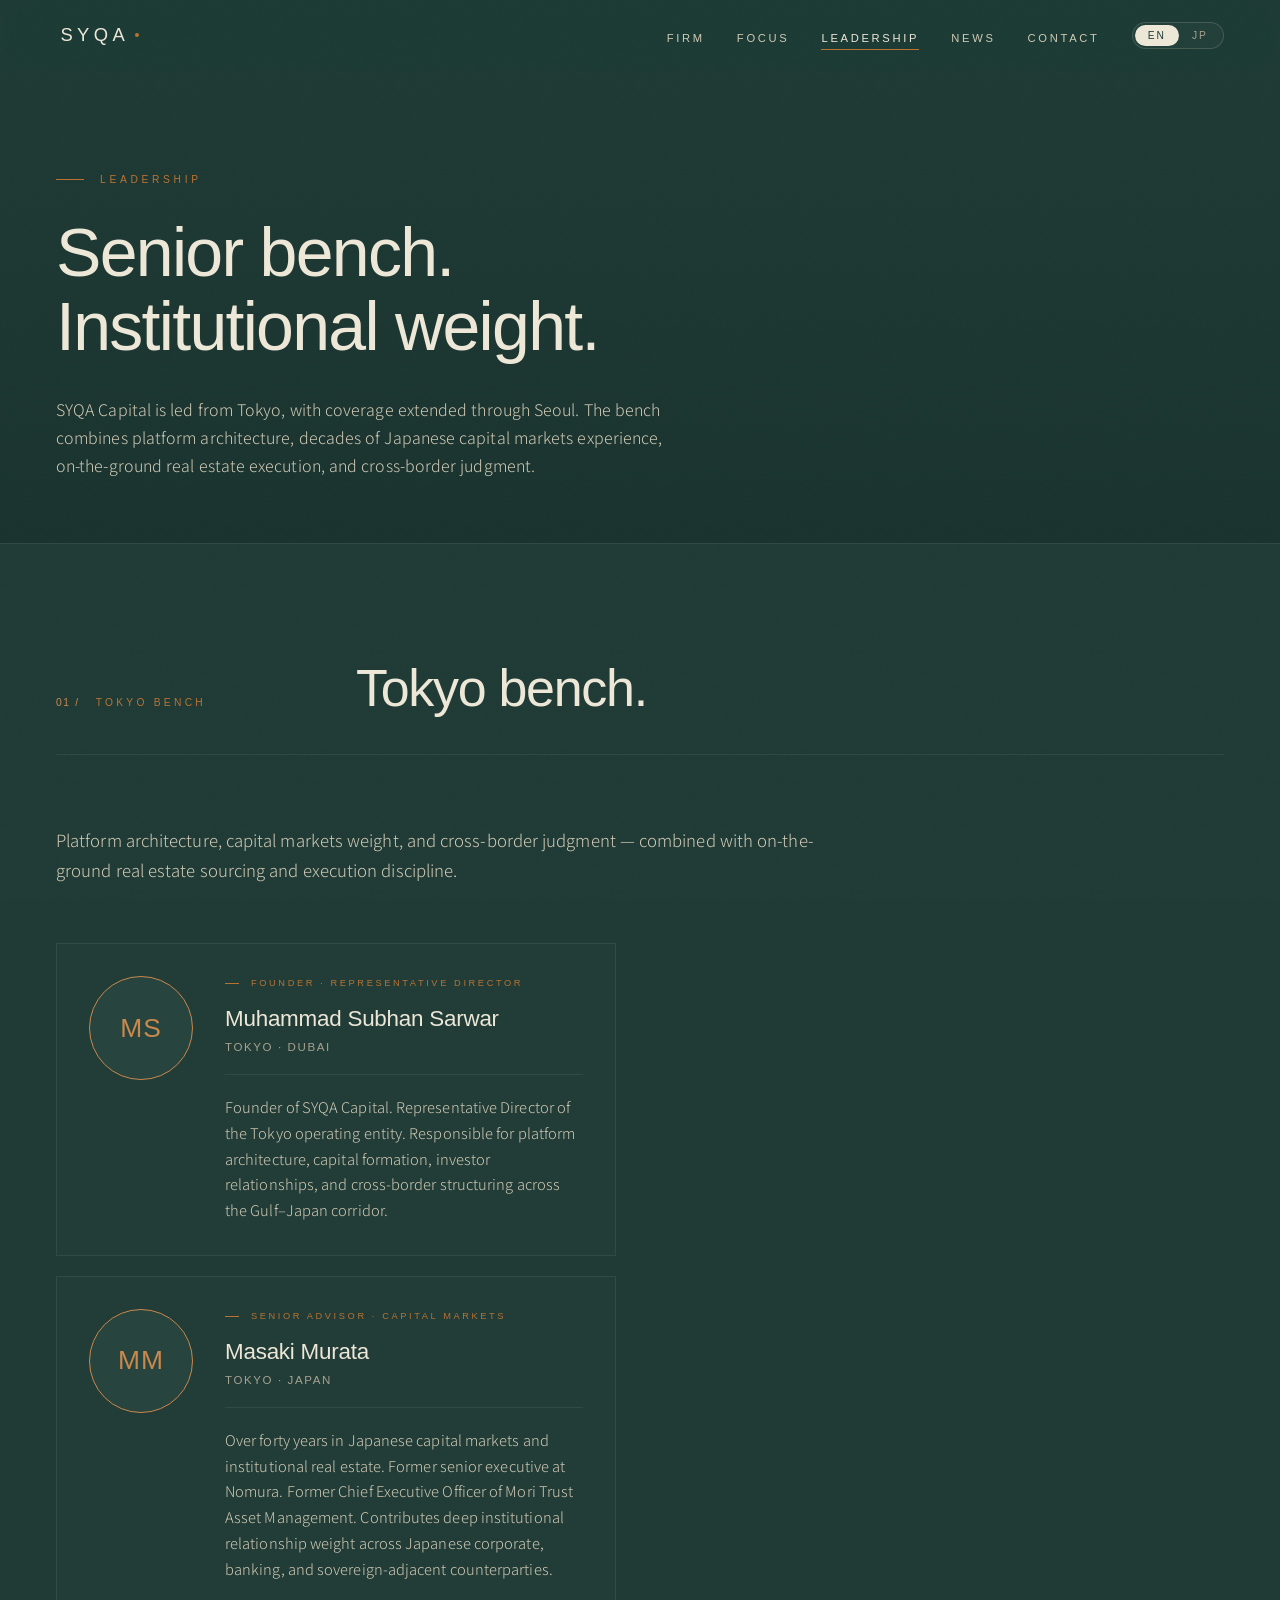
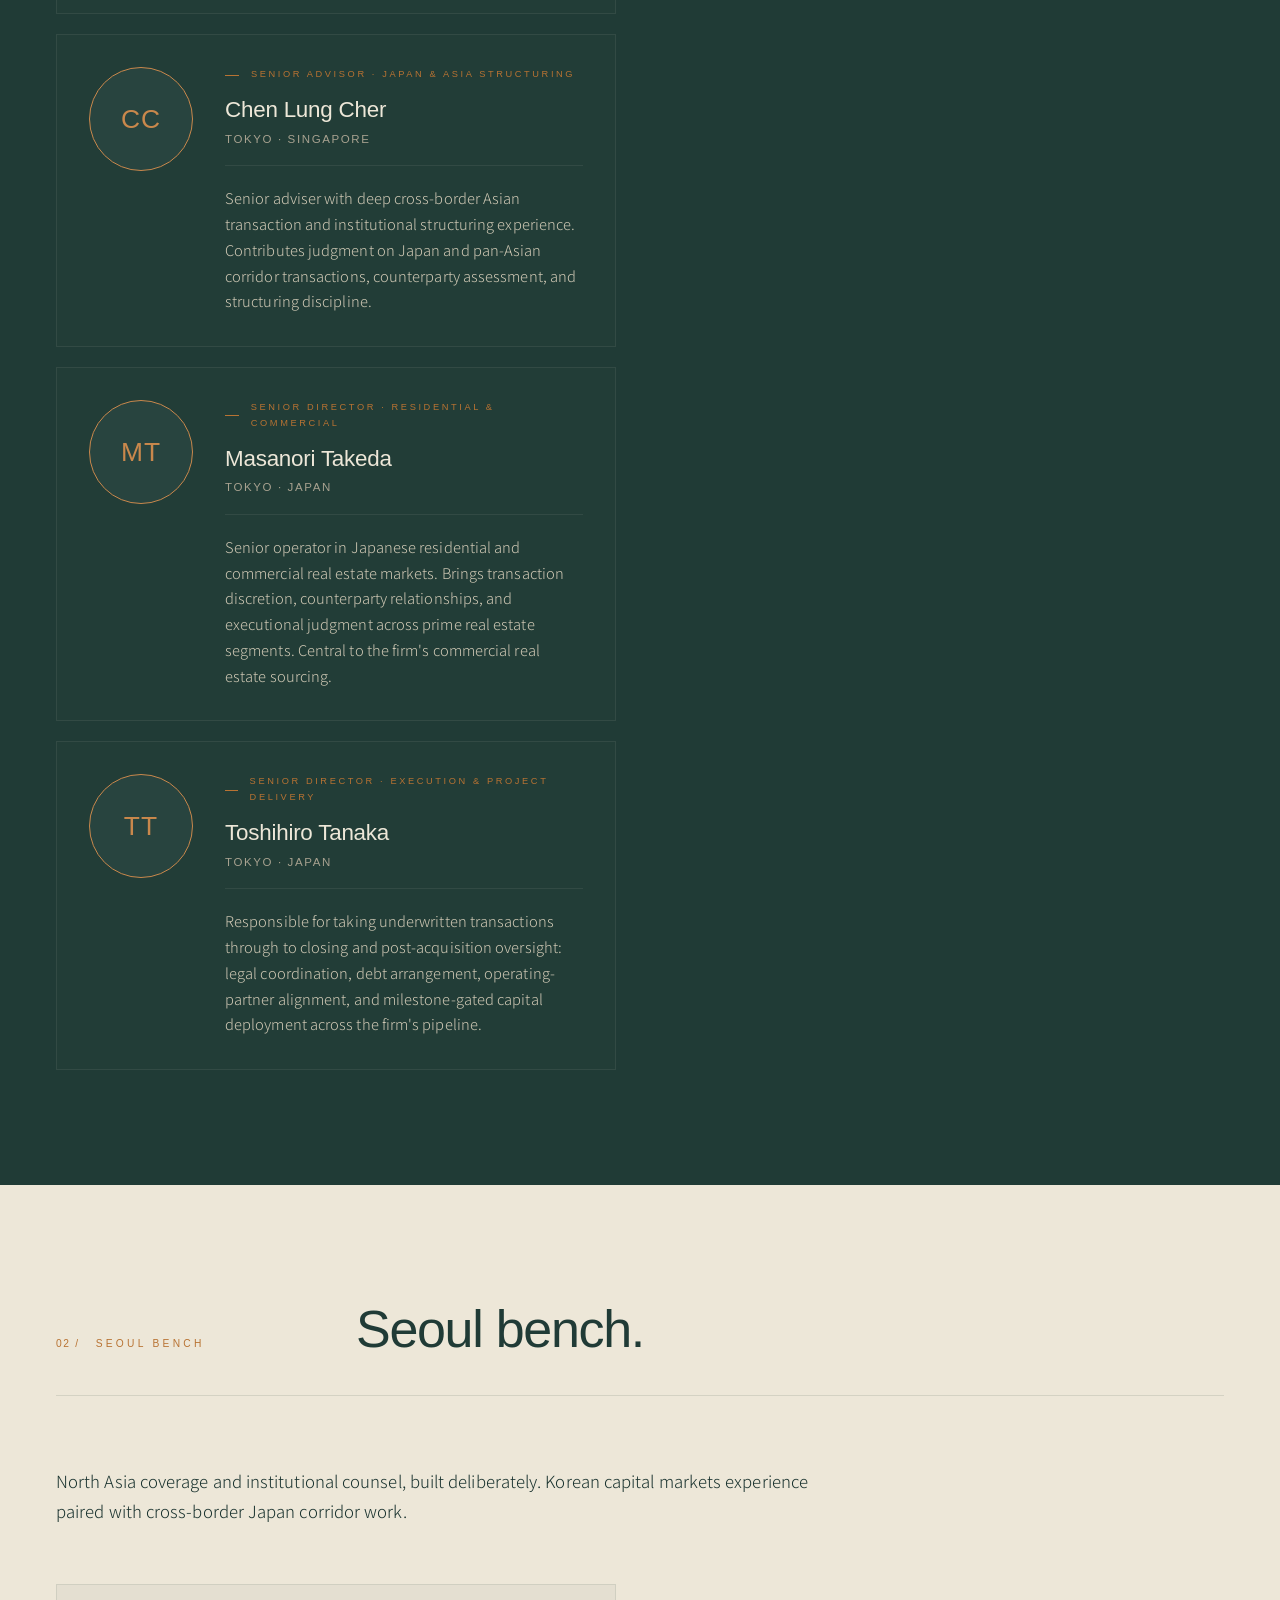
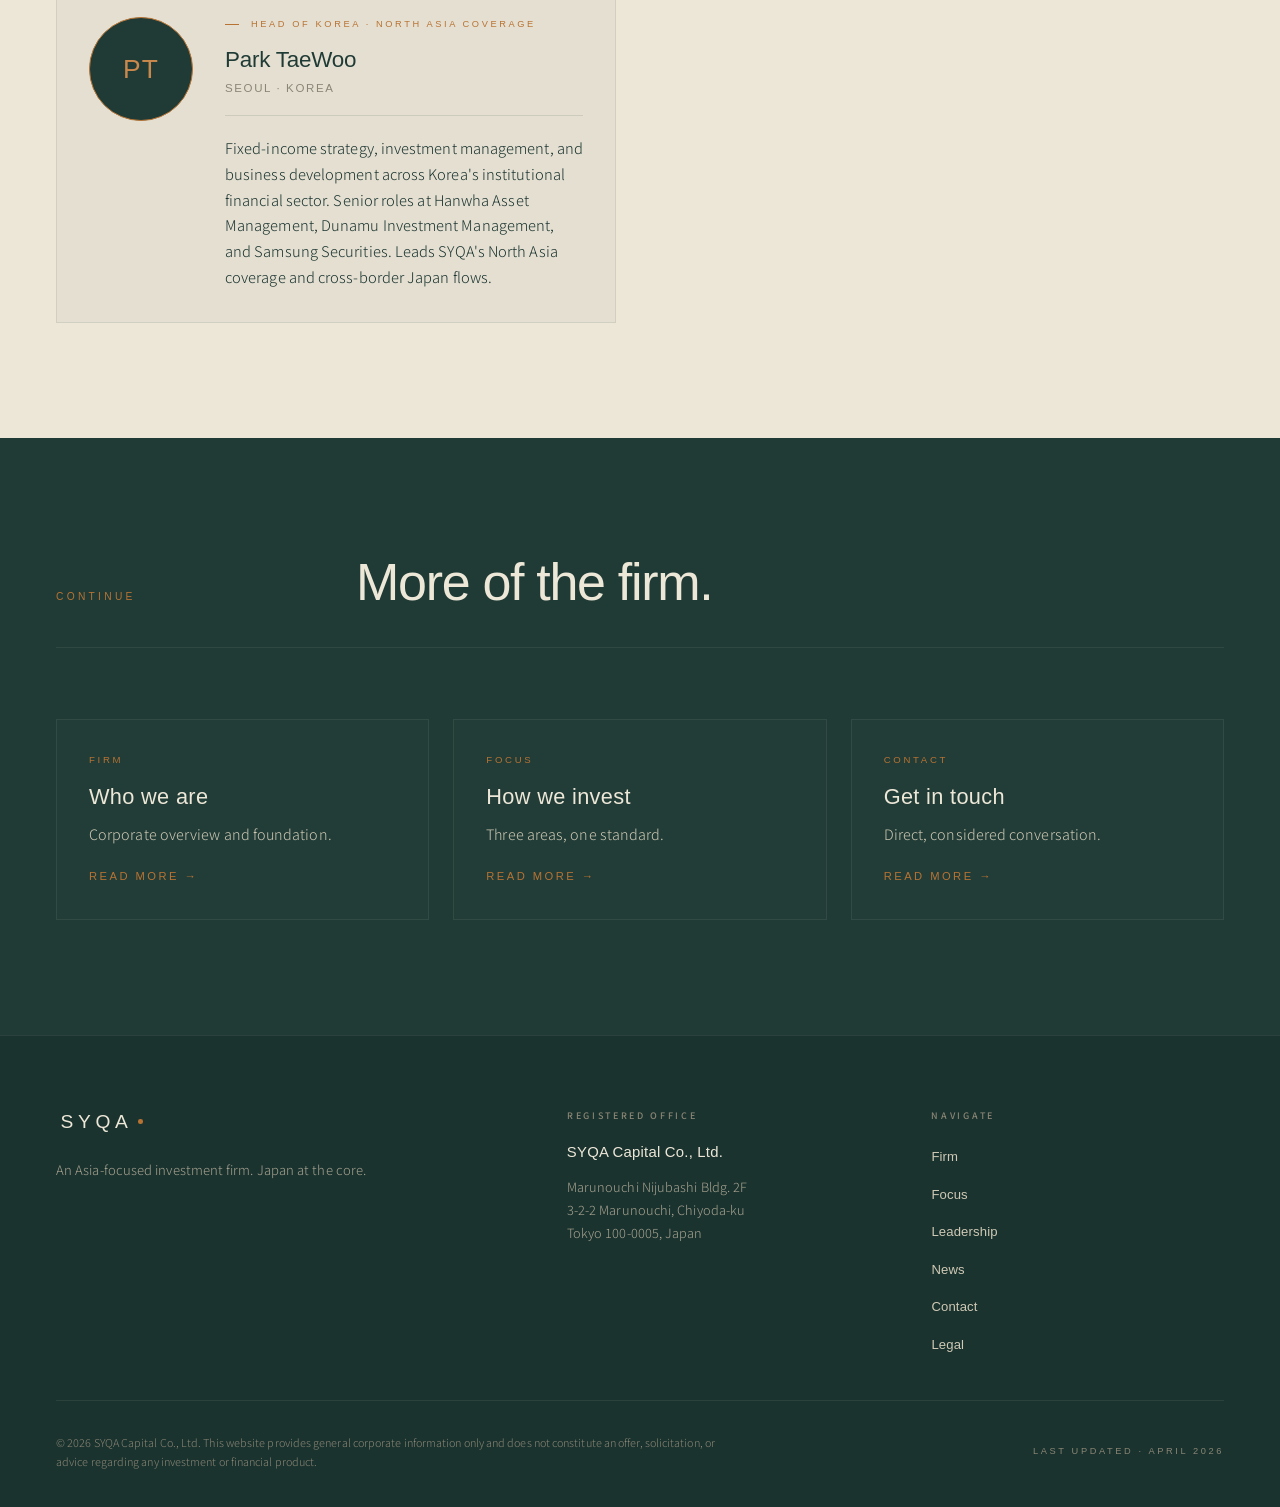
<file: leadership.html>
<!DOCTYPE html>
<html lang="en">
<head>
<meta charset="UTF-8">
<meta name="viewport" content="width=device-width,initial-scale=1,viewport-fit=cover">
<meta name="theme-color" content="#203B36">
<meta name="format-detection" content="telephone=no">

<title>Leadership — SYQA Capital</title>
<meta name="description" content="SYQA Capital leadership — Tokyo and Seoul. Founding principles. Institutional bench.">
<link rel="canonical" href="https://syqacapital.com/leadership.html">

<meta property="og:type" content="website">
<meta property="og:site_name" content="SYQA Capital">
<meta property="og:title" content="Leadership — SYQA Capital">
<meta property="og:description" content="SYQA Capital leadership team — Tokyo and Seoul bench.">

<link rel="icon" type="image/svg+xml" href="data:image/svg+xml,%3Csvg xmlns='http://www.w3.org/2000/svg' viewBox='0 0 32 32'%3E%3Crect width='32' height='32' fill='%23203B36'/%3E%3Ctext x='16' y='21' font-family='serif' font-size='15' font-weight='300' fill='%23EDE7D8' text-anchor='middle' letter-spacing='0.5'%3ES%3C/text%3E%3Ccircle cx='16' cy='25' r='0.8' fill='%23B87333'/%3E%3C/svg%3E">

<link rel="preconnect" href="https://fonts.googleapis.com">
<link rel="preconnect" href="https://fonts.gstatic.com" crossorigin>
<link href="https://fonts.googleapis.com/css2?family=Shippori+Mincho+B1:wght@400;500;600;700&family=Noto+Sans+JP:wght@300;400;500;600&display=swap" rel="stylesheet">
<link href="https://api.fontshare.com/v2/css?f[]=switzer@300,400,500&display=swap" rel="stylesheet">

<link rel="stylesheet" href="styles.css">
</head>
<body>

<nav class="nav" id="nav"><div class="container nav-in">
<a href="index.html" class="syqa lf lf-1" aria-label="SYQA Capital">
<span class="syqa-wm">SYQA</span><span class="syqa-dot"></span>
</a>
<ul class="nav-l" id="nl">
<li><a href="firm.html" data-en="Firm" data-jp="会社">Firm</a></li>
<li><a href="focus.html" data-en="Focus" data-jp="領域">Focus</a></li>
<li><a href="leadership.html" class="active" data-en="Leadership" data-jp="代表">Leadership</a></li>
<li><a href="news.html" data-en="News" data-jp="ニュース">News</a></li>
<li><a href="contact.html" data-en="Contact" data-jp="連絡">Contact</a></li>
<li><div class="lt"><button type="button" class="active" id="bEN">EN</button><button type="button" id="bJP">JP</button></div></li>
</ul>
<button class="bg" id="bg" aria-label="Menu">
<svg class="ic-menu" viewBox="0 0 24 24" fill="none" stroke="currentColor" stroke-width="1.25"><line x1="3" y1="8" x2="21" y2="8"/><line x1="3" y1="16" x2="21" y2="16"/></svg>
<svg class="ic-close" viewBox="0 0 24 24" fill="none" stroke="currentColor" stroke-width="1.25"><line x1="5" y1="5" x2="19" y2="19"/><line x1="19" y1="5" x2="5" y2="19"/></svg>
</button>
</div></nav>

<main id="top">

<section class="pg-head"><div class="container">
<div class="pg-head-eyebrow lf lf-1"><span class="en-c">Leadership</span><span class="jp-c">代表</span></div>
<h1 class="lf lf-2"><span class="en-c">Senior bench.<br>Institutional weight.</span><span class="jp-c">シニア陣容。<br>機関投資家水準。</span></h1>
<div class="pg-head-sub lf lf-3">
<div class="en-c">SYQA Capital is led from Tokyo, with coverage extended through Seoul. The bench combines platform architecture, decades of Japanese capital markets experience, on-the-ground real estate execution, and cross-border judgment.</div>
<div class="jp-c">SYQA Capitalは東京を拠点に率いられ、ソウルを通じて北アジアをカバーしています。プラットフォーム設計、日本の資本市場における数十年の経験、現地における不動産執行力、そして国境を越えた判断力を併せ持つシニア陣容で構成されています。</div>
</div>
</div></section>

<section class="mod"><div class="container">

<div class="mh rv">
<span class="ml"><span class="num">01 /</span><span class="en-c">Tokyo Bench</span><span class="jp-c">東京チーム</span></span>
<h2 class="mt"><span class="en-c">Tokyo bench.</span><span class="jp-c">東京チーム。</span></h2>
</div>
<div class="mle rv rv-d1">
<div class="en-c">Platform architecture, capital markets weight, and cross-border judgment — combined with on-the-ground real estate sourcing and execution discipline.</div>
<div class="jp-c">プラットフォーム設計、資本市場の重み、国境を越えた判断力 — 現地における不動産の発掘および執行規律と組み合わされています。</div>
</div>

<!--
  ===========================================================
  LEADERSHIP CARDS — Photo handling:
  ===========================================================
  Each card uses a .lc-avatar div with data-initials attribute
  showing the person's initials as a fallback.

  To add a photo later:
  1. Drop the image file into an /images/ folder alongside
     index.html (same level as styles.css)
  2. Uncomment the <img> tag inside the matching .lc-avatar div
  3. Update the src path (e.g. src="images/subhan.jpg")
  4. The initials will be hidden automatically when img loads
  ===========================================================
-->

<div class="lg-v rv rv-d1">

<div class="lc lc-full">
<div class="lc-avatar" data-initials="MS">
<!-- <img src="images/subhan.jpg" alt="Muhammad Subhan Sarwar"> -->
</div>
<div class="lc-body">
<div class="ro"><span class="en-c">Founder · Representative Director</span><span class="jp-c">創業者 · 代表取締役</span></div>
<h3><span class="en-c">Muhammad Subhan Sarwar</span><span class="jp-c">ムハマド・サブハン・サルワール</span></h3>
<div class="tsub"><span class="en-c">Tokyo · Dubai</span><span class="jp-c">東京 · ドバイ</span></div>
<div class="en-c"><p>Founder of SYQA Capital. Representative Director of the Tokyo operating entity. Responsible for platform architecture, capital formation, investor relationships, and cross-border structuring across the Gulf–Japan corridor.</p></div>
<div class="jp-c"><p>SYQA Capital創業者。東京の事業会社の代表取締役。プラットフォーム設計、資本形成、投資家関係、そして湾岸–日本回廊における国境を越えた構造化を担う。</p></div>
</div>
</div>

<div class="lc lc-full">
<div class="lc-avatar" data-initials="MM">
<!-- <img src="images/murata.jpg" alt="Masaki Murata"> -->
</div>
<div class="lc-body">
<div class="ro"><span class="en-c">Senior Advisor · Capital Markets</span><span class="jp-c">シニアアドバイザー · 資本市場</span></div>
<h3><span class="en-c">Masaki Murata</span><span class="jp-c">村田 雅樹</span></h3>
<div class="tsub"><span class="en-c">Tokyo · Japan</span><span class="jp-c">東京 · 日本</span></div>
<div class="en-c"><p>Over forty years in Japanese capital markets and institutional real estate. Former senior executive at Nomura. Former Chief Executive Officer of Mori Trust Asset Management. Contributes deep institutional relationship weight across Japanese corporate, banking, and sovereign-adjacent counterparties.</p></div>
<div class="jp-c"><p>日本の資本市場および機関投資家向け不動産において40年以上の経験。野村證券元シニアエグゼクティブ。森トラスト・アセットマネジメント元最高経営責任者。日本の事業法人、銀行、ソブリン関連のカウンターパーティにおいて、深い機関投資家としての関係性を有する。</p></div>
</div>
</div>

<div class="lc lc-full">
<div class="lc-avatar" data-initials="CC">
<!-- <img src="images/chen.jpg" alt="Chen Lung Cher"> -->
</div>
<div class="lc-body">
<div class="ro"><span class="en-c">Senior Advisor · Japan &amp; Asia Structuring</span><span class="jp-c">シニアアドバイザー · 日本・アジア構造化</span></div>
<h3><span class="en-c">Chen Lung Cher</span><span class="jp-c">チェン・ラン・チャー</span></h3>
<div class="tsub"><span class="en-c">Tokyo · Singapore</span><span class="jp-c">東京 · シンガポール</span></div>
<div class="en-c"><p>Senior adviser with deep cross-border Asian transaction and institutional structuring experience. Contributes judgment on Japan and pan-Asian corridor transactions, counterparty assessment, and structuring discipline.</p></div>
<div class="jp-c"><p>国境を越えたアジアの取引および機関投資家向け構造化における豊富な経験を持つシニアアドバイザー。日本および汎アジア回廊の取引、カウンターパーティ評価、構造化規律に関する判断力を提供する。</p></div>
</div>
</div>

<div class="lc lc-full">
<div class="lc-avatar" data-initials="MT">
<!-- <img src="images/takeda.jpg" alt="Masanori Takeda"> -->
</div>
<div class="lc-body">
<div class="ro"><span class="en-c">Senior Director · Residential &amp; Commercial</span><span class="jp-c">シニアディレクター · 住宅・商業</span></div>
<h3><span class="en-c">Masanori Takeda</span><span class="jp-c">武田 正則</span></h3>
<div class="tsub"><span class="en-c">Tokyo · Japan</span><span class="jp-c">東京 · 日本</span></div>
<div class="en-c"><p>Senior operator in Japanese residential and commercial real estate markets. Brings transaction discretion, counterparty relationships, and executional judgment across prime real estate segments. Central to the firm's commercial real estate sourcing.</p></div>
<div class="jp-c"><p>日本の住宅および商業不動産市場における上級オペレーター。プライム不動産セグメントにおける取引上の慎重さ、カウンターパーティとの関係、執行判断力を有する。会社の商業不動産発掘の中核を担う。</p></div>
</div>
</div>

<div class="lc lc-full">
<div class="lc-avatar" data-initials="TT">
<!-- <img src="images/tanaka.jpg" alt="Toshihiro Tanaka"> -->
</div>
<div class="lc-body">
<div class="ro"><span class="en-c">Senior Director · Execution &amp; Project Delivery</span><span class="jp-c">シニアディレクター · 執行・プロジェクト実行</span></div>
<h3><span class="en-c">Toshihiro Tanaka</span><span class="jp-c">田中 敏弘</span></h3>
<div class="tsub"><span class="en-c">Tokyo · Japan</span><span class="jp-c">東京 · 日本</span></div>
<div class="en-c"><p>Responsible for taking underwritten transactions through to closing and post-acquisition oversight: legal coordination, debt arrangement, operating-partner alignment, and milestone-gated capital deployment across the firm's pipeline.</p></div>
<div class="jp-c"><p>審査を経た案件のクロージングおよび取得後の監督を担う — 法務調整、デットの手配、事業パートナーとの連携、そしてマイルストーン単位の資本投入をパイプラインを通じて管理する。</p></div>
</div>
</div>

</div>
</div></section>

<section class="mod light"><div class="container">

<div class="mh rv">
<span class="ml"><span class="num">02 /</span><span class="en-c">Seoul Bench</span><span class="jp-c">ソウルチーム</span></span>
<h2 class="mt"><span class="en-c">Seoul bench.</span><span class="jp-c">ソウルチーム。</span></h2>
</div>
<div class="mle rv rv-d1">
<div class="en-c">North Asia coverage and institutional counsel, built deliberately. Korean capital markets experience paired with cross-border Japan corridor work.</div>
<div class="jp-c">北アジアのカバレッジおよび機関投資家との連携を、慎重に構築しています。韓国の資本市場経験と、国境を越えた日本回廊の案件が組み合わされています。</div>
</div>

<div class="lg-v rv rv-d1">

<div class="lc lc-full">
<div class="lc-avatar" data-initials="PT">
<!-- <img src="images/park.jpg" alt="Park TaeWoo"> -->
</div>
<div class="lc-body">
<div class="ro"><span class="en-c">Head of Korea · North Asia Coverage</span><span class="jp-c">韓国責任者 · 北アジア統括</span></div>
<h3><span class="en-c">Park TaeWoo</span><span class="jp-c">パク・テウ</span></h3>
<div class="tsub"><span class="en-c">Seoul · Korea</span><span class="jp-c">ソウル · 韓国</span></div>
<div class="en-c"><p>Fixed-income strategy, investment management, and business development across Korea's institutional financial sector. Senior roles at Hanwha Asset Management, Dunamu Investment Management, and Samsung Securities. Leads SYQA's North Asia coverage and cross-border Japan flows.</p></div>
<div class="jp-c"><p>韓国の機関投資家向け金融セクターにおける債券戦略、運用、および事業開発。ハンファ・アセット・マネジメント、デュナム・インベストメント・マネジメント、サムスン証券でシニアポジションを歴任。SYQAの北アジア統括および国境を越えた日本向け資金フローを率いる。</p></div>
</div>
</div>

</div>

</div></section>

<section class="mod"><div class="container">
<div class="mh rv">
<span class="ml"><span class="en-c">Continue</span><span class="jp-c">続きを読む</span></span>
<h2 class="mt"><span class="en-c">More of the firm.</span><span class="jp-c">会社について、さらに。</span></h2>
</div>
<div class="xlink-grid">
<a href="firm.html" class="xlink rv rv-d1">
<div class="xlink-label"><span class="en-c">Firm</span><span class="jp-c">会社</span></div>
<h3><span class="en-c">Who we are</span><span class="jp-c">我々について</span></h3>
<p><span class="en-c">Corporate overview and foundation.</span><span class="jp-c">会社概要と基盤。</span></p>
<span class="xlink-arrow"><span class="en-c">Read more →</span><span class="jp-c">詳しく見る →</span></span>
</a>
<a href="focus.html" class="xlink rv rv-d2">
<div class="xlink-label"><span class="en-c">Focus</span><span class="jp-c">領域</span></div>
<h3><span class="en-c">How we invest</span><span class="jp-c">投資領域</span></h3>
<p><span class="en-c">Three areas, one standard.</span><span class="jp-c">三つの領域、一つの基準。</span></p>
<span class="xlink-arrow"><span class="en-c">Read more →</span><span class="jp-c">詳しく見る →</span></span>
</a>
<a href="contact.html" class="xlink rv rv-d3">
<div class="xlink-label"><span class="en-c">Contact</span><span class="jp-c">連絡</span></div>
<h3><span class="en-c">Get in touch</span><span class="jp-c">お問い合わせ</span></h3>
<p><span class="en-c">Direct, considered conversation.</span><span class="jp-c">直接的で、熟慮された対話を。</span></p>
<span class="xlink-arrow"><span class="en-c">Read more →</span><span class="jp-c">詳しく見る →</span></span>
</a>
</div>
</div></section>

</main>

<footer class="ft"><div class="container">
<div class="ftp">
<div class="fbb"><a href="index.html" class="syqa"><span class="syqa-wm">SYQA</span><span class="syqa-dot"></span></a>
<p><span class="en-c">An Asia-focused investment firm. Japan at the core.</span><span class="jp-c">アジアに注力する投資会社。その中核に、日本を。</span></p>
</div>
<div class="fa-add"><span class="lb"><span class="en-c">Registered Office</span><span class="jp-c">登記住所</span></span>
<span class="en">SYQA Capital Co., Ltd.</span>
<span class="en-c">Marunouchi Nijubashi Bldg. 2F<br>3-2-2 Marunouchi, Chiyoda-ku<br>Tokyo 100-0005, Japan</span>
<span class="jp-c">〒100-0005<br>東京都千代田区丸の内3丁目2番2号<br>丸の内二重橋ビル2階</span>
</div>
<div class="fn-f"><span class="lb"><span class="en-c">Navigate</span><span class="jp-c">ナビゲーション</span></span>
<a href="firm.html" data-en="Firm" data-jp="会社">Firm</a>
<a href="focus.html" data-en="Focus" data-jp="領域">Focus</a>
<a href="leadership.html" data-en="Leadership" data-jp="代表">Leadership</a>
<a href="news.html" data-en="News" data-jp="ニュース">News</a>
<a href="contact.html" data-en="Contact" data-jp="連絡">Contact</a>
<a href="legal.html" data-en="Legal" data-jp="法務">Legal</a>
</div>
</div>
<div class="fbt">
<p><span class="en-c">© 2026 SYQA Capital Co., Ltd. This website provides general corporate information only and does not constitute an offer, solicitation, or advice regarding any investment or financial product.</span><span class="jp-c">© 2026 SYQA Capital株式会社。本ウェブサイトは一般的な会社情報のみを提供するものであり、投資または金融商品に関する申込み、勧誘、助言を構成するものではありません。</span></p>
<span class="cp"><span class="en-c">Last updated · April 2026</span><span class="jp-c">最終更新 · 2026年4月</span></span>
</div>
</div></footer>

<script src="script.js"></script>
</body>
</html>
</file>
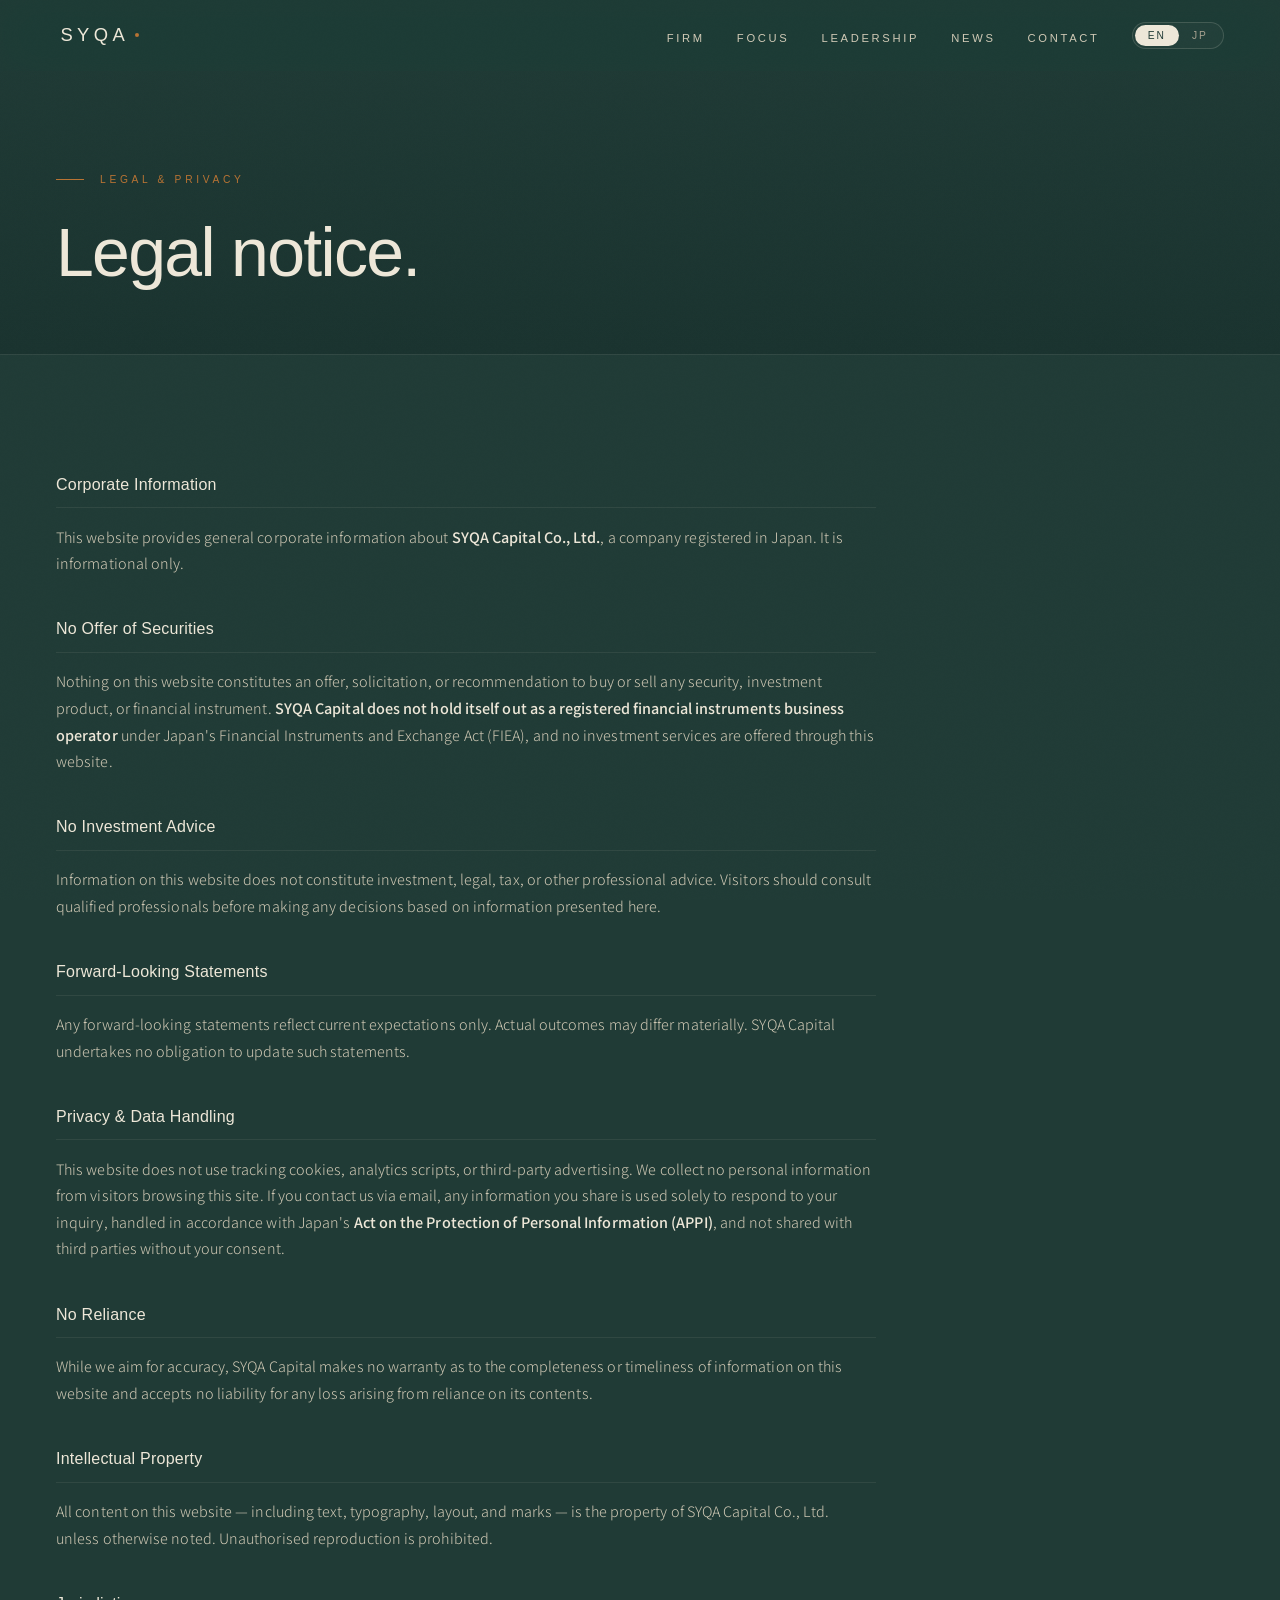
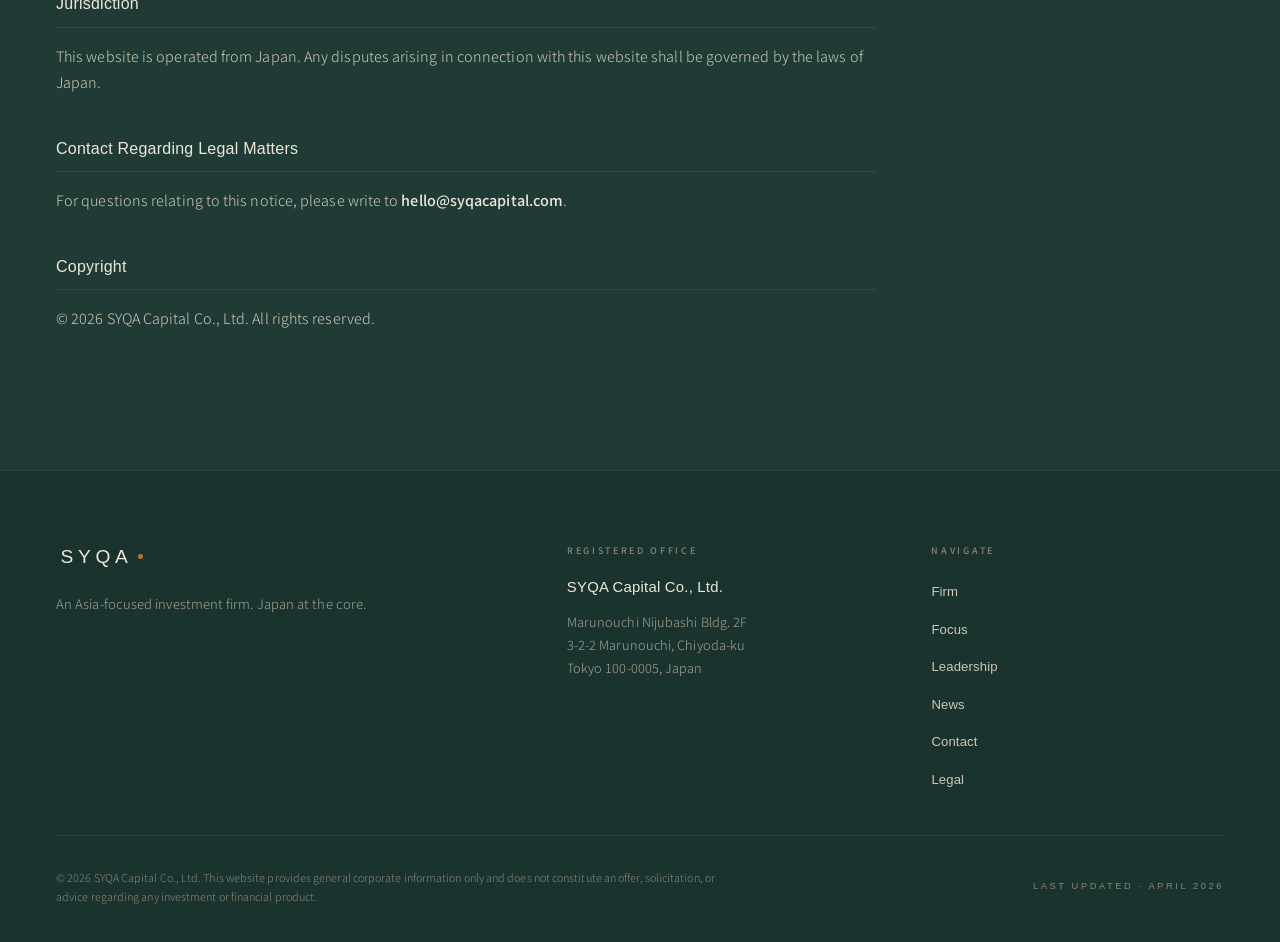
<file: legal.html>
<!DOCTYPE html>
<html lang="en">
<head>
<meta charset="UTF-8">
<meta name="viewport" content="width=device-width,initial-scale=1,viewport-fit=cover">
<meta name="theme-color" content="#203B36">
<meta name="format-detection" content="telephone=no">

<title>Legal &amp; Privacy — SYQA Capital</title>
<meta name="description" content="Legal notice, privacy, and required disclosures for SYQA Capital Co., Ltd.">
<link rel="canonical" href="https://syqacapital.com/legal.html">
<meta name="robots" content="index,follow">

<link rel="icon" type="image/svg+xml" href="data:image/svg+xml,%3Csvg xmlns='http://www.w3.org/2000/svg' viewBox='0 0 32 32'%3E%3Crect width='32' height='32' fill='%23203B36'/%3E%3Ctext x='16' y='21' font-family='serif' font-size='15' font-weight='300' fill='%23EDE7D8' text-anchor='middle' letter-spacing='0.5'%3ES%3C/text%3E%3Ccircle cx='16' cy='25' r='0.8' fill='%23B87333'/%3E%3C/svg%3E">

<link rel="preconnect" href="https://fonts.googleapis.com">
<link rel="preconnect" href="https://fonts.gstatic.com" crossorigin>
<link href="https://fonts.googleapis.com/css2?family=Shippori+Mincho+B1:wght@400;500;600;700&family=Noto+Sans+JP:wght@300;400;500;600&display=swap" rel="stylesheet">
<link href="https://api.fontshare.com/v2/css?f[]=switzer@300,400,500&display=swap" rel="stylesheet">

<link rel="stylesheet" href="styles.css">
</head>
<body>

<nav class="nav" id="nav"><div class="container nav-in">
<a href="index.html" class="syqa lf lf-1" aria-label="SYQA Capital">
<span class="syqa-wm">SYQA</span><span class="syqa-dot"></span>
</a>
<ul class="nav-l" id="nl">
<li><a href="firm.html" data-en="Firm" data-jp="会社">Firm</a></li>
<li><a href="focus.html" data-en="Focus" data-jp="領域">Focus</a></li>
<li><a href="leadership.html" data-en="Leadership" data-jp="代表">Leadership</a></li>
<li><a href="news.html" data-en="News" data-jp="ニュース">News</a></li>
<li><a href="contact.html" data-en="Contact" data-jp="連絡">Contact</a></li>
<li><div class="lt"><button type="button" class="active" id="bEN">EN</button><button type="button" id="bJP">JP</button></div></li>
</ul>
<button class="bg" id="bg" aria-label="Menu">
<svg class="ic-menu" viewBox="0 0 24 24" fill="none" stroke="currentColor" stroke-width="1.25"><line x1="3" y1="8" x2="21" y2="8"/><line x1="3" y1="16" x2="21" y2="16"/></svg>
<svg class="ic-close" viewBox="0 0 24 24" fill="none" stroke="currentColor" stroke-width="1.25"><line x1="5" y1="5" x2="19" y2="19"/><line x1="19" y1="5" x2="5" y2="19"/></svg>
</button>
</div></nav>

<main id="top">

<section class="pg-head"><div class="container">
<div class="pg-head-eyebrow lf lf-1"><span class="en-c">Legal &amp; Privacy</span><span class="jp-c">法的事項・プライバシー</span></div>
<h1 class="lf lf-2"><span class="en-c">Legal notice.</span><span class="jp-c">法的事項。</span></h1>
</div></section>

<section class="mod"><div class="container">
<div class="lb-body rv">
<div class="en-c">
<h4>Corporate Information</h4>
<p>This website provides general corporate information about <strong>SYQA Capital Co., Ltd.</strong>, a company registered in Japan. It is informational only.</p>

<h4>No Offer of Securities</h4>
<p>Nothing on this website constitutes an offer, solicitation, or recommendation to buy or sell any security, investment product, or financial instrument. <strong>SYQA Capital does not hold itself out as a registered financial instruments business operator</strong> under Japan's Financial Instruments and Exchange Act (FIEA), and no investment services are offered through this website.</p>

<h4>No Investment Advice</h4>
<p>Information on this website does not constitute investment, legal, tax, or other professional advice. Visitors should consult qualified professionals before making any decisions based on information presented here.</p>

<h4>Forward-Looking Statements</h4>
<p>Any forward-looking statements reflect current expectations only. Actual outcomes may differ materially. SYQA Capital undertakes no obligation to update such statements.</p>

<h4>Privacy &amp; Data Handling</h4>
<p>This website does not use tracking cookies, analytics scripts, or third-party advertising. We collect no personal information from visitors browsing this site. If you contact us via email, any information you share is used solely to respond to your inquiry, handled in accordance with Japan's <strong>Act on the Protection of Personal Information (APPI)</strong>, and not shared with third parties without your consent.</p>

<h4>No Reliance</h4>
<p>While we aim for accuracy, SYQA Capital makes no warranty as to the completeness or timeliness of information on this website and accepts no liability for any loss arising from reliance on its contents.</p>

<h4>Intellectual Property</h4>
<p>All content on this website — including text, typography, layout, and marks — is the property of SYQA Capital Co., Ltd. unless otherwise noted. Unauthorised reproduction is prohibited.</p>

<h4>Jurisdiction</h4>
<p>This website is operated from Japan. Any disputes arising in connection with this website shall be governed by the laws of Japan.</p>

<h4>Contact Regarding Legal Matters</h4>
<p>For questions relating to this notice, please write to <strong>hello@syqacapital.com</strong>.</p>

<h4>Copyright</h4>
<p>© 2026 SYQA Capital Co., Ltd. All rights reserved.</p>
</div>

<div class="jp-c">
<h4>会社情報</h4>
<p>本ウェブサイトは、日本国にて登記された<strong>SYQA Capital株式会社</strong>に関する一般的な会社情報を提供するものです。情報提供のみを目的としています。</p>

<h4>有価証券の勧誘ではありません</h4>
<p>本ウェブサイト上のいかなる情報も、有価証券、投資商品、金融商品の売買の申込み、勧誘、または推奨を構成するものではありません。<strong>SYQA Capitalは、金融商品取引法（FIEA）に基づく金融商品取引業者としての登録を有しておらず</strong>、本ウェブサイトを通じた投資サービスの提供は行っておりません。</p>

<h4>投資助言ではありません</h4>
<p>本ウェブサイト上の情報は、投資、法務、税務、その他の専門的助言を構成するものではありません。訪問者は、本サイト上の情報に基づく判断を行う前に、資格のある専門家にご相談ください。</p>

<h4>将来予測に関する記述</h4>
<p>将来予測に関する記述は、現時点の予測のみを反映しています。実際の結果は大きく異なる可能性があります。SYQA Capitalは、かかる記述を更新する義務を負いません。</p>

<h4>プライバシーおよびデータの取扱い</h4>
<p>本ウェブサイトでは、トラッキングクッキー、アナリティクス・スクリプト、第三者広告を使用していません。訪問者の閲覧に関する個人情報は収集しておりません。メールにてご連絡いただいた場合、お客様が共有された情報は、お問い合わせへの返信のみに使用し、日本の<strong>個人情報保護法（APPI）</strong>に従って取り扱い、お客様の同意なく第三者と共有することはありません。</p>

<h4>非依拠</h4>
<p>正確性を期しておりますが、SYQA Capitalは本ウェブサイト上の情報の完全性または適時性について保証せず、その内容への依拠により生じたいかなる損失についても責任を負いません。</p>

<h4>知的財産</h4>
<p>本ウェブサイト上のすべてのコンテンツ — テキスト、タイポグラフィ、レイアウト、マークを含む — は、特に記載のない限り、SYQA Capital株式会社に帰属します。無断転載を禁じます。</p>

<h4>準拠法</h4>
<p>本ウェブサイトは日本国内から運営されております。本ウェブサイトに関して生じるいかなる紛争も、日本国法に準拠するものとします。</p>

<h4>法的事項に関するお問い合わせ</h4>
<p>本事項に関するご質問は、<strong>hello@syqacapital.com</strong>までご連絡ください。</p>

<h4>著作権</h4>
<p>© 2026 SYQA Capital株式会社。無断転載を禁じます。</p>
</div>
</div>
</div></section>

</main>

<footer class="ft"><div class="container">
<div class="ftp">
<div class="fbb"><a href="index.html" class="syqa"><span class="syqa-wm">SYQA</span><span class="syqa-dot"></span></a>
<p><span class="en-c">An Asia-focused investment firm. Japan at the core.</span><span class="jp-c">アジアに注力する投資会社。その中核に、日本を。</span></p>
</div>
<div class="fa-add"><span class="lb"><span class="en-c">Registered Office</span><span class="jp-c">登記住所</span></span>
<span class="en">SYQA Capital Co., Ltd.</span>
<span class="en-c">Marunouchi Nijubashi Bldg. 2F<br>3-2-2 Marunouchi, Chiyoda-ku<br>Tokyo 100-0005, Japan</span>
<span class="jp-c">〒100-0005<br>東京都千代田区丸の内3丁目2番2号<br>丸の内二重橋ビル2階</span>
</div>
<div class="fn-f"><span class="lb"><span class="en-c">Navigate</span><span class="jp-c">ナビゲーション</span></span>
<a href="firm.html" data-en="Firm" data-jp="会社">Firm</a>
<a href="focus.html" data-en="Focus" data-jp="領域">Focus</a>
<a href="leadership.html" data-en="Leadership" data-jp="代表">Leadership</a>
<a href="news.html" data-en="News" data-jp="ニュース">News</a>
<a href="contact.html" data-en="Contact" data-jp="連絡">Contact</a>
<a href="legal.html" data-en="Legal" data-jp="法務">Legal</a>
</div>
</div>
<div class="fbt">
<p><span class="en-c">© 2026 SYQA Capital Co., Ltd. This website provides general corporate information only and does not constitute an offer, solicitation, or advice regarding any investment or financial product.</span><span class="jp-c">© 2026 SYQA Capital株式会社。本ウェブサイトは一般的な会社情報のみを提供するものであり、投資または金融商品に関する申込み、勧誘、助言を構成するものではありません。</span></p>
<span class="cp"><span class="en-c">Last updated · April 2026</span><span class="jp-c">最終更新 · 2026年4月</span></span>
</div>
</div></footer>

<script src="script.js"></script>
</body>
</html>
</file>
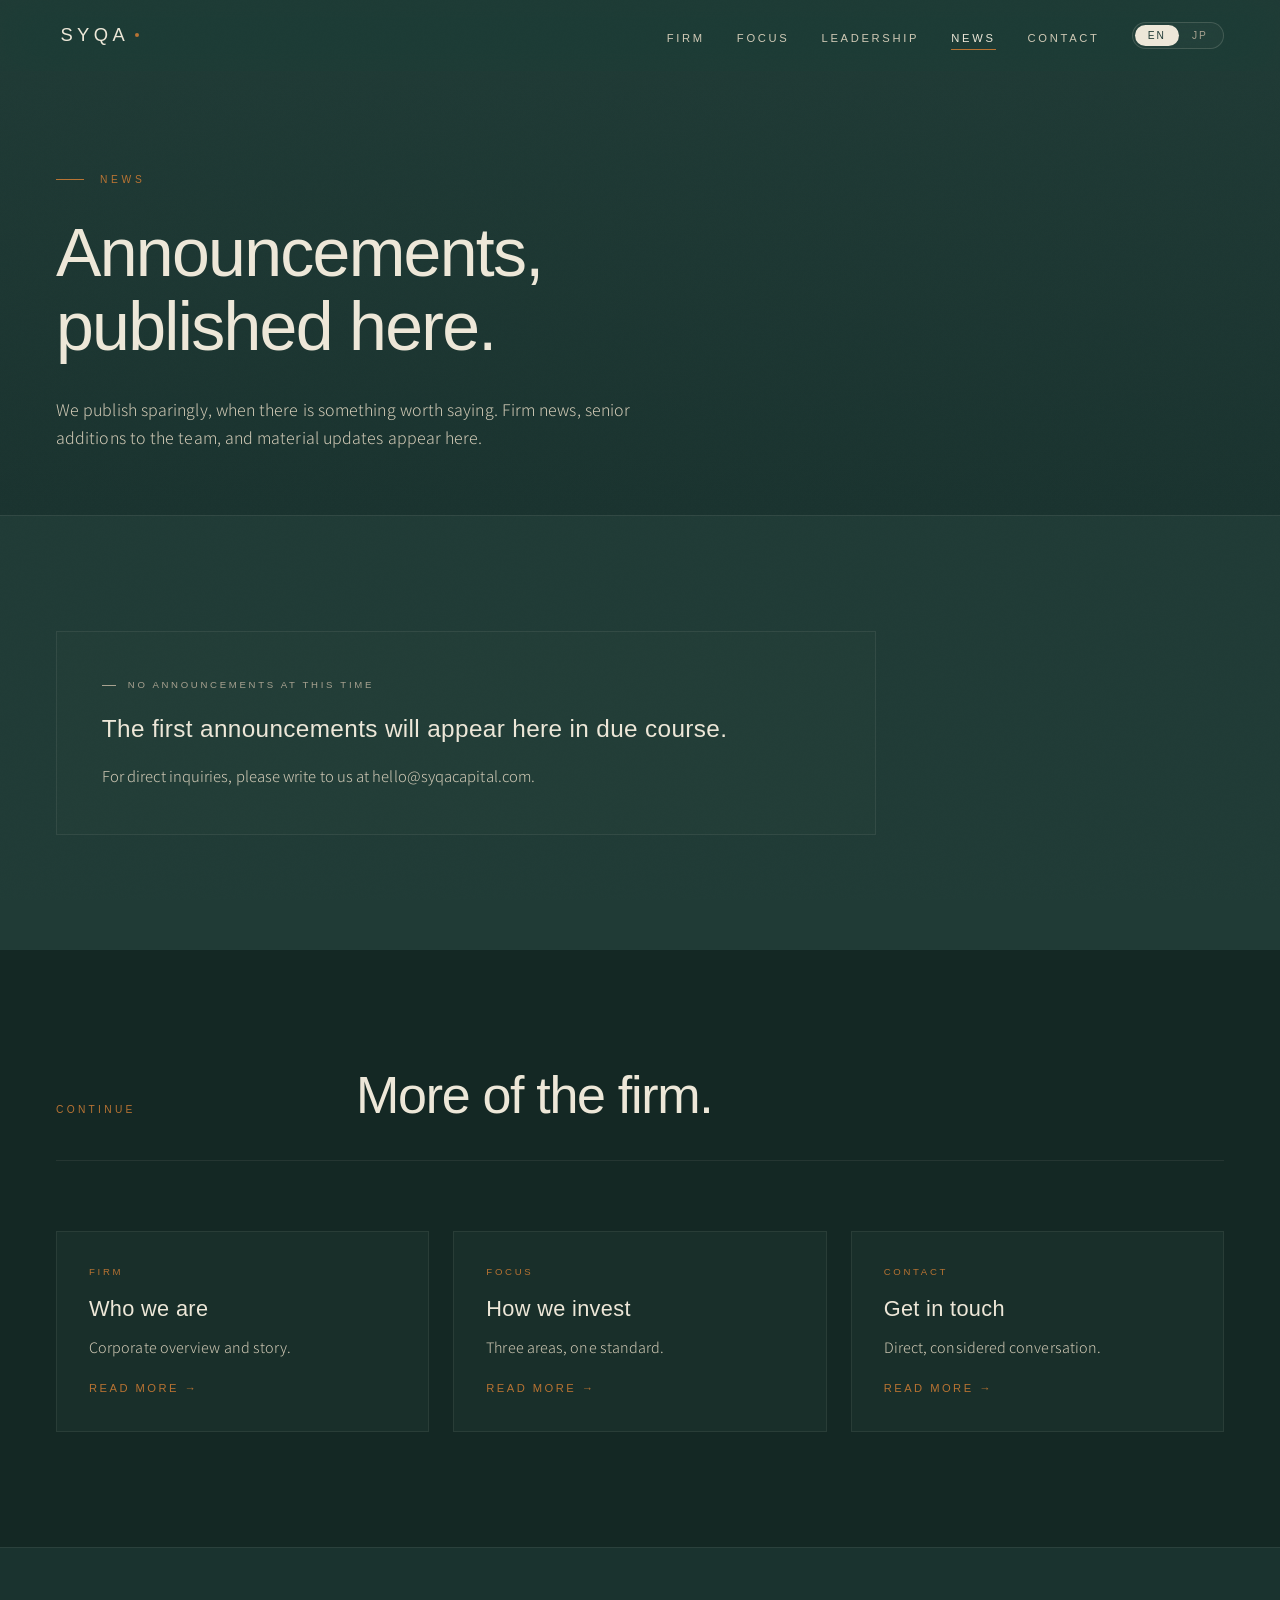
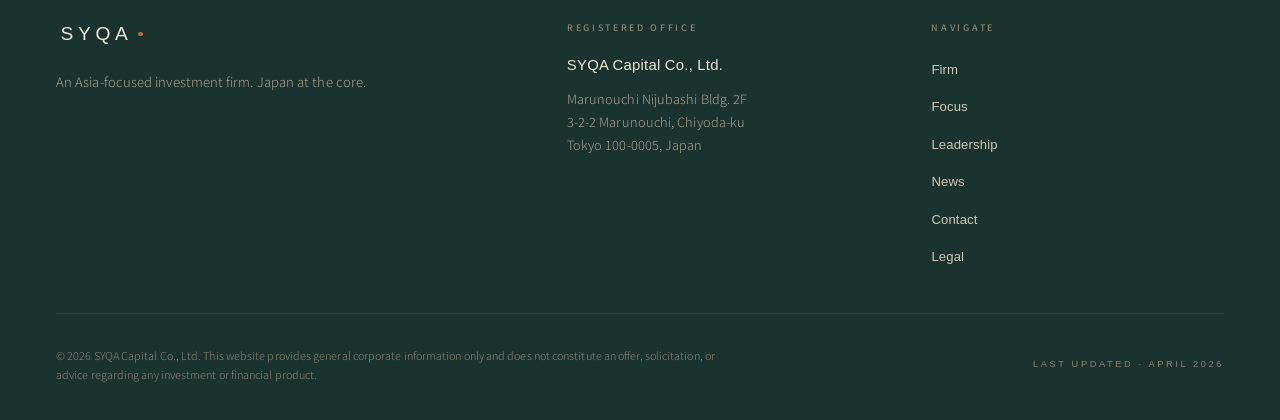
<file: news.html>
<!DOCTYPE html>
<html lang="en">
<head>
<meta charset="UTF-8">
<meta name="viewport" content="width=device-width,initial-scale=1,viewport-fit=cover">
<meta name="theme-color" content="#203B36">
<meta name="format-detection" content="telephone=no">

<title>News — SYQA Capital</title>
<meta name="description" content="SYQA Capital news and announcements.">
<link rel="canonical" href="https://syqacapital.com/news.html">

<meta property="og:type" content="website">
<meta property="og:site_name" content="SYQA Capital">
<meta property="og:title" content="News — SYQA Capital">
<meta property="og:description" content="SYQA Capital news and announcements.">

<link rel="icon" type="image/svg+xml" href="data:image/svg+xml,%3Csvg xmlns='http://www.w3.org/2000/svg' viewBox='0 0 32 32'%3E%3Crect width='32' height='32' fill='%23203B36'/%3E%3Ctext x='16' y='21' font-family='serif' font-size='15' font-weight='300' fill='%23EDE7D8' text-anchor='middle' letter-spacing='0.5'%3ES%3C/text%3E%3Ccircle cx='16' cy='25' r='0.8' fill='%23B87333'/%3E%3C/svg%3E">

<link rel="preconnect" href="https://fonts.googleapis.com">
<link rel="preconnect" href="https://fonts.gstatic.com" crossorigin>
<link href="https://fonts.googleapis.com/css2?family=Shippori+Mincho+B1:wght@400;500;600;700&family=Noto+Sans+JP:wght@300;400;500;600&display=swap" rel="stylesheet">
<link href="https://api.fontshare.com/v2/css?f[]=switzer@300,400,500&display=swap" rel="stylesheet">

<link rel="stylesheet" href="styles.css">
</head>
<body>

<nav class="nav" id="nav"><div class="container nav-in">
<a href="index.html" class="syqa lf lf-1" aria-label="SYQA Capital">
<span class="syqa-wm">SYQA</span><span class="syqa-dot"></span>
</a>
<ul class="nav-l" id="nl">
<li><a href="firm.html" data-en="Firm" data-jp="会社">Firm</a></li>
<li><a href="focus.html" data-en="Focus" data-jp="領域">Focus</a></li>
<li><a href="leadership.html" data-en="Leadership" data-jp="代表">Leadership</a></li>
<li><a href="news.html" class="active" data-en="News" data-jp="ニュース">News</a></li>
<li><a href="contact.html" data-en="Contact" data-jp="連絡">Contact</a></li>
<li><div class="lt"><button type="button" class="active" id="bEN">EN</button><button type="button" id="bJP">JP</button></div></li>
</ul>
<button class="bg" id="bg" aria-label="Menu">
<svg class="ic-menu" viewBox="0 0 24 24" fill="none" stroke="currentColor" stroke-width="1.25"><line x1="3" y1="8" x2="21" y2="8"/><line x1="3" y1="16" x2="21" y2="16"/></svg>
<svg class="ic-close" viewBox="0 0 24 24" fill="none" stroke="currentColor" stroke-width="1.25"><line x1="5" y1="5" x2="19" y2="19"/><line x1="19" y1="5" x2="5" y2="19"/></svg>
</button>
</div></nav>

<main id="top">

<section class="pg-head"><div class="container">
<div class="pg-head-eyebrow lf lf-1"><span class="en-c">News</span><span class="jp-c">ニュース</span></div>
<h1 class="lf lf-2"><span class="en-c">Announcements,<br>published here.</span><span class="jp-c">お知らせ、<br>こちらに掲載。</span></h1>
<div class="pg-head-sub lf lf-3">
<div class="en-c">We publish sparingly, when there is something worth saying. Firm news, senior additions to the team, and material updates appear here.</div>
<div class="jp-c">申し上げるべきことがある時にのみ、控えめに発信いたします。会社のお知らせ、シニアメンバーの参画、重要な更新は、こちらに掲載いたします。</div>
</div>
</div></section>

<section class="mod"><div class="container">

<!--
  ===========================================================
  NEWS ITEMS — How to add announcements:
  ===========================================================
  Remove the <div class="news-empty"> block below once you
  have your first announcement. Then add <div class="news-item">
  blocks in reverse chronological order (newest first):

  <div class="news-item">
    <div class="news-date">April 2026</div>
    <div class="news-title">
      <span class="en-c">Announcement title in English.</span>
      <span class="jp-c">日本語でのお知らせ。</span>
    </div>
  </div>
  ===========================================================
-->

<div class="news-wrap rv">

<div class="news-empty">
<div class="status"><span class="en-c">No announcements at this time</span><span class="jp-c">現在お知らせはございません</span></div>
<h3><span class="en-c">The first announcements will appear here in due course.</span><span class="jp-c">最初のお知らせは、時期がまいりましたらこちらに掲載いたします。</span></h3>
<p><span class="en-c">For direct inquiries, please write to us at hello@syqacapital.com.</span><span class="jp-c">直接のお問い合わせは、hello@syqacapital.com までご連絡ください。</span></p>
</div>

</div>
</div></section>

<!-- Cross-links -->
<section class="mod alt"><div class="container">
<div class="mh rv">
<span class="ml"><span class="en-c">Continue</span><span class="jp-c">続きを読む</span></span>
<h2 class="mt"><span class="en-c">More of the firm.</span><span class="jp-c">会社について、さらに。</span></h2>
</div>
<div class="xlink-grid">
<a href="firm.html" class="xlink rv rv-d1">
<div class="xlink-label"><span class="en-c">Firm</span><span class="jp-c">会社</span></div>
<h3><span class="en-c">Who we are</span><span class="jp-c">我々について</span></h3>
<p><span class="en-c">Corporate overview and story.</span><span class="jp-c">会社概要と沿革。</span></p>
<span class="xlink-arrow"><span class="en-c">Read more →</span><span class="jp-c">詳しく見る →</span></span>
</a>
<a href="focus.html" class="xlink rv rv-d2">
<div class="xlink-label"><span class="en-c">Focus</span><span class="jp-c">領域</span></div>
<h3><span class="en-c">How we invest</span><span class="jp-c">投資領域</span></h3>
<p><span class="en-c">Three areas, one standard.</span><span class="jp-c">三つの領域、一つの基準。</span></p>
<span class="xlink-arrow"><span class="en-c">Read more →</span><span class="jp-c">詳しく見る →</span></span>
</a>
<a href="contact.html" class="xlink rv rv-d3">
<div class="xlink-label"><span class="en-c">Contact</span><span class="jp-c">連絡</span></div>
<h3><span class="en-c">Get in touch</span><span class="jp-c">お問い合わせ</span></h3>
<p><span class="en-c">Direct, considered conversation.</span><span class="jp-c">直接的で、熟慮された対話を。</span></p>
<span class="xlink-arrow"><span class="en-c">Read more →</span><span class="jp-c">詳しく見る →</span></span>
</a>
</div>
</div></section>

</main>

<footer class="ft"><div class="container">
<div class="ftp">
<div class="fbb"><a href="index.html" class="syqa"><span class="syqa-wm">SYQA</span><span class="syqa-dot"></span></a>
<p><span class="en-c">An Asia-focused investment firm. Japan at the core.</span><span class="jp-c">アジアに注力する投資会社。その中核に、日本を。</span></p>
</div>
<div class="fa-add"><span class="lb"><span class="en-c">Registered Office</span><span class="jp-c">登記住所</span></span>
<span class="en">SYQA Capital Co., Ltd.</span>
<span class="en-c">Marunouchi Nijubashi Bldg. 2F<br>3-2-2 Marunouchi, Chiyoda-ku<br>Tokyo 100-0005, Japan</span>
<span class="jp-c">〒100-0005<br>東京都千代田区丸の内3丁目2番2号<br>丸の内二重橋ビル2階</span>
</div>
<div class="fn-f"><span class="lb"><span class="en-c">Navigate</span><span class="jp-c">ナビゲーション</span></span>
<a href="firm.html" data-en="Firm" data-jp="会社">Firm</a>
<a href="focus.html" data-en="Focus" data-jp="領域">Focus</a>
<a href="leadership.html" data-en="Leadership" data-jp="代表">Leadership</a>
<a href="news.html" data-en="News" data-jp="ニュース">News</a>
<a href="contact.html" data-en="Contact" data-jp="連絡">Contact</a>
<a href="legal.html" data-en="Legal" data-jp="法務">Legal</a>
</div>
</div>
<div class="fbt">
<p><span class="en-c">© 2026 SYQA Capital Co., Ltd. This website provides general corporate information only and does not constitute an offer, solicitation, or advice regarding any investment or financial product.</span><span class="jp-c">© 2026 SYQA Capital株式会社。本ウェブサイトは一般的な会社情報のみを提供するものであり、投資または金融商品に関する申込み、勧誘、助言を構成するものではありません。</span></p>
<span class="cp"><span class="en-c">Last updated · April 2026</span><span class="jp-c">最終更新 · 2026年4月</span></span>
</div>
</div></footer>

<script src="script.js"></script>
</body>
</html>
</file>
<file: styles.css>
/* ============================================================
 SYQA Capital — Shared Stylesheet
 All pages use this single file. Edit once, update everywhere.
 ============================================================ */

:root{
 --pine:#203B36;
 --pine-1:#1A332F;
 --pine-2:#28443F;
 --pine-deep:#142824;
 --copper:#B87333;
 --copper-soft:#C9884C;
 --bone:#EDE7D8;
 --bone-2:#D0C9B5;
 --bone-3:#A8A290;
 --ash:#8A8574;
 --rule:rgba(237,231,216,0.08);
 --rule-strong:rgba(237,231,216,0.16);
 --rule-copper:rgba(184,115,51,0.25);
 --maxw:1280px;
 --pad:clamp(1.5rem,5vw,3.5rem);
}

*{box-sizing:border-box;margin:0;padding:0}
html{scroll-behavior:smooth;-webkit-text-size-adjust:100%}
body{
 background:var(--pine);
 color:var(--bone);
 font-family:'Switzer','Noto Sans JP',sans-serif;
 font-weight:300;
 font-size:16px;
 line-height:1.7;
 -webkit-font-smoothing:antialiased;
 overflow-x:hidden;
 min-height:100vh;
 letter-spacing:0.005em;
}
body::before{
 content:'';position:fixed;inset:0;pointer-events:none;z-index:100;opacity:0.02;mix-blend-mode:overlay;
 background-image:url("data:image/svg+xml;utf8,<svg xmlns='http://www.w3.org/2000/svg' width='240' height='240'><filter id='n'><feTurbulence type='fractalNoise' baseFrequency='0.85' numOctaves='3' stitchTiles='stitch'/></filter><rect width='100%25' height='100%25' filter='url(%23n)'/></svg>");
}
.container{max-width:var(--maxw);margin:0 auto;padding:0 var(--pad);position:relative;z-index:1}

/* ============ LOGO ============ */
.syqa{display:inline-flex;align-items:center;gap:0.4em;text-decoration:none;color:var(--bone);line-height:1}
.syqa-wm{font-family:'Switzer',sans-serif;font-weight:300;font-size:1em;letter-spacing:0.24em;color:inherit;line-height:1;text-indent:0.24em}
.syqa-dot{width:0.24em;height:0.24em;background:var(--copper);border-radius:50%;flex-shrink:0;margin-left:-0.1em}

/* ============ NAV ============ */
.nav{position:fixed;top:0;left:0;right:0;z-index:50;padding:1.35rem 0;backdrop-filter:blur(24px) saturate(180%);-webkit-backdrop-filter:blur(24px) saturate(180%);background:rgba(32,59,54,0.75);border-bottom:1px solid transparent;transition:all .5s cubic-bezier(.2,.7,.2,1)}
.nav.scr{border-bottom-color:var(--rule);padding:0.95rem 0;background:rgba(32,59,54,0.94)}
.nav-in{display:flex;align-items:center;justify-content:space-between;gap:1.5rem}
.nav .syqa{font-size:1.15rem}
.nav-l{display:flex;align-items:center;gap:2rem;list-style:none}
.nav-l a{color:var(--bone-2);text-decoration:none;font-family:'Switzer',sans-serif;font-size:0.7rem;letter-spacing:0.24em;text-transform:uppercase;font-weight:400;transition:color .3s;position:relative}
.nav-l a:hover{color:var(--bone)}
.nav-l a::after{content:'';position:absolute;left:0;right:0;bottom:-6px;height:1px;background:var(--copper);transform:scaleX(0);transform-origin:left;transition:transform .5s cubic-bezier(.2,.7,.2,1)}
.nav-l a:hover::after,.nav-l a.active::after{transform:scaleX(1)}
.nav-l a.active{color:var(--bone)}

.lt{display:flex;align-items:center;border:1px solid var(--rule-strong);border-radius:999px;padding:2px;background:rgba(40,68,63,0.5)}
.lt button{background:transparent;border:none;color:var(--bone-3);font-family:'Switzer',sans-serif;font-size:0.64rem;letter-spacing:0.2em;font-weight:500;padding:5px 13px;border-radius:999px;cursor:pointer;transition:all .3s}
.lt button.active{color:var(--pine);background:var(--bone)}

.bg{display:none;background:transparent;border:none;color:var(--bone);cursor:pointer;padding:6px;z-index:60;position:relative}
.bg svg{display:block;width:22px;height:22px}
.bg .ic-close{display:none}
.bg.open .ic-menu{display:none}
.bg.open .ic-close{display:block}

/* ============ HERO (landing) ============ */
.hero{min-height:100vh;min-height:100svh;padding:9rem 0 4rem;display:flex;flex-direction:column;justify-content:center;position:relative;background:linear-gradient(180deg,var(--pine) 0%,var(--pine-1) 100%)}
.hero-inner{display:flex;flex-direction:column;gap:clamp(2.5rem,5vw,4.5rem)}
.hero-eyebrow{font-family:'Switzer',sans-serif;font-size:0.68rem;letter-spacing:0.36em;text-transform:uppercase;color:var(--copper);font-weight:500;display:inline-flex;align-items:center;gap:1rem;margin-bottom:2rem}
.hero-eyebrow::before{content:'';width:32px;height:1px;background:var(--copper)}
h1.hero-title{font-family:'Switzer',sans-serif;font-weight:400;font-size:clamp(2.1rem,6vw,5rem);line-height:1.08;letter-spacing:-0.025em;color:var(--bone);max-width:16ch}
body.jp h1.hero-title{font-family:'Shippori Mincho B1',serif;font-weight:400;letter-spacing:0.005em;line-height:1.22;font-size:clamp(1.9rem,5vw,4rem)}
.hero-meta{display:grid;grid-template-columns:1fr;gap:2.5rem;align-items:end}
@media(min-width:860px){.hero-meta{grid-template-columns:1.5fr 1fr;gap:5rem}}
.hero-sub{max-width:520px;font-size:clamp(0.96rem,1.1vw,1.05rem);line-height:1.75;color:var(--bone-2);font-weight:300}
body.jp .hero-sub{line-height:1.95;font-family:'Noto Sans JP',sans-serif}
.hero-locus{display:flex;flex-direction:column;gap:0.6rem;padding-left:1.5rem;border-left:1px solid var(--rule-strong)}
.hero-locus .label{font-family:'Switzer',sans-serif;font-size:0.62rem;letter-spacing:0.28em;text-transform:uppercase;color:var(--ash);font-weight:500}
.hero-locus .value{font-family:'Switzer',sans-serif;font-weight:300;font-size:1.3rem;letter-spacing:0.02em;color:var(--bone);line-height:1.15}
body.jp .hero-locus .value{font-family:'Shippori Mincho B1',serif;font-weight:500;letter-spacing:0.005em}
.hero-foot{display:flex;justify-content:space-between;align-items:center;padding-top:1.75rem;margin-top:auto;border-top:1px solid var(--rule);font-family:'Switzer',sans-serif;font-size:0.6rem;letter-spacing:0.26em;text-transform:uppercase;color:var(--ash);font-weight:500;flex-wrap:wrap;gap:1rem}

/* ============ PAGE HEADER (non-home pages) ============ */
.pg-head{padding:10rem 0 4rem;background:linear-gradient(180deg,var(--pine) 0%,var(--pine-1) 100%);border-bottom:1px solid var(--rule)}
.pg-head-eyebrow{font-family:'Switzer',sans-serif;font-size:0.64rem;letter-spacing:0.36em;text-transform:uppercase;color:var(--copper);font-weight:500;display:inline-flex;align-items:center;gap:1rem;margin-bottom:1.75rem}
.pg-head-eyebrow::before{content:'';width:28px;height:1px;background:var(--copper)}
.pg-head h1{font-family:'Switzer',sans-serif;font-weight:400;font-size:clamp(2rem,5.5vw,4.25rem);line-height:1.08;letter-spacing:-0.025em;color:var(--bone);max-width:18ch}
body.jp .pg-head h1{font-family:'Shippori Mincho B1',serif;font-weight:400;letter-spacing:0.005em;line-height:1.22;font-size:clamp(1.75rem,4.5vw,3.5rem)}
.pg-head-sub{max-width:620px;margin-top:2rem;font-size:clamp(1rem,1.15vw,1.1rem);line-height:1.75;color:var(--bone-2);font-weight:300}
body.jp .pg-head-sub{line-height:1.95;font-family:'Noto Sans JP',sans-serif}

/* ============ SECTIONS ============ */
section.mod{padding:clamp(5rem,9vw,8rem) 0;position:relative}
section.mod.alt{background:var(--pine-deep)}

/* LIGHT (inverted palette — bone surface, pine text) — creates visual rhythm */
section.mod.light{background:var(--bone);color:var(--pine)}
section.mod.light .ml{color:var(--copper)}
section.mod.light .ml .num{color:var(--copper)}
section.mod.light h2.mt{color:var(--pine)}
section.mod.light .mh{border-bottom-color:rgba(32,59,54,0.12)}
section.mod.light .mle{color:var(--pine-1)}
section.mod.light .mle strong{color:var(--pine)}
section.mod.light .prose{color:var(--pine-1)}
section.mod.light .prose strong{color:var(--pine)}

/* Leadership cards on light sections */
section.mod.light .lc-full{background:rgba(32,59,54,0.04);border-color:rgba(32,59,54,0.10)}
section.mod.light .lc-full:hover{background:rgba(32,59,54,0.08);border-color:var(--rule-copper)}
section.mod.light .lc-avatar{background:var(--pine);border-color:var(--copper)}
section.mod.light .lc-avatar::before{color:var(--copper-soft)}
section.mod.light .lc-body .ro{color:var(--copper)}
section.mod.light .lc-body h3{color:var(--pine)}
section.mod.light .lc-body .tsub{color:var(--ash);border-bottom-color:rgba(32,59,54,0.12)}
section.mod.light .lc-body p{color:var(--pine-1)}
.mh{display:grid;grid-template-columns:1fr;gap:1rem;margin-bottom:clamp(3rem,5.5vw,5rem);padding-bottom:2.25rem;border-bottom:1px solid var(--rule)}
@media(min-width:860px){.mh{grid-template-columns:220px 1fr;gap:5rem;align-items:baseline}}
.ml{font-family:'Switzer',sans-serif;font-size:0.64rem;letter-spacing:0.32em;text-transform:uppercase;color:var(--copper);font-weight:500;display:flex;align-items:center;gap:1rem}
.ml .num{color:var(--copper-soft);font-size:0.64rem;letter-spacing:0.16em;font-weight:500}
h2.mt{font-family:'Switzer',sans-serif;font-weight:400;font-size:clamp(1.75rem,4.2vw,3.25rem);line-height:1.12;letter-spacing:-0.025em;color:var(--bone);max-width:22ch}
body.jp h2.mt{font-family:'Shippori Mincho B1',serif;font-weight:500;letter-spacing:0.005em;line-height:1.35;font-size:clamp(1.55rem,3.5vw,2.5rem)}
.mle{max-width:780px;font-size:1.05rem;line-height:1.8;color:var(--bone-2);font-weight:300;margin-bottom:clamp(2.5rem,4.5vw,4rem)}
body.jp .mle{line-height:1.95;font-family:'Noto Sans JP',sans-serif}
.mle strong{color:var(--bone);font-weight:400}

/* ============ PROSE (body text blocks on inner pages) ============ */
.prose{max-width:780px;font-size:1.04rem;line-height:1.85;color:var(--bone-2);font-weight:300}
.prose p{margin-bottom:1.6rem}
.prose p:last-child{margin-bottom:0}
body.jp .prose{line-height:1.95;font-family:'Noto Sans JP',sans-serif}
.prose strong{color:var(--bone);font-weight:400}

/* ============ FIRM (overview grid) ============ */
.firm-grid{display:grid;grid-template-columns:1fr;gap:3.5rem}
@media(min-width:860px){.firm-grid{grid-template-columns:1.5fr 1fr;gap:6rem;align-items:start}}
.firm-side{padding:2.25rem 0 2.25rem 1.85rem;border-left:1px solid var(--rule-copper)}
.firm-side-label{font-family:'Switzer',sans-serif;font-size:0.6rem;letter-spacing:0.3em;text-transform:uppercase;color:var(--copper);font-weight:500;margin-bottom:1.85rem}
.firm-side dl{display:flex;flex-direction:column;gap:1.4rem}
.firm-side dt{font-family:'Switzer',sans-serif;font-size:0.56rem;letter-spacing:0.24em;text-transform:uppercase;color:var(--ash);font-weight:500;margin-bottom:0.35rem}
.firm-side dd{font-family:'Switzer',sans-serif;font-weight:300;font-size:0.98rem;letter-spacing:0.015em;color:var(--bone);line-height:1.4}
body.jp .firm-side dd{font-family:'Noto Sans JP',sans-serif;font-weight:400;letter-spacing:0.005em}

/* ============ PRINCIPLES ============ */
.pl{display:grid;grid-template-columns:1fr;gap:0;border-top:1px solid var(--rule)}
@media(min-width:700px){.pl{grid-template-columns:repeat(2,1fr)}}
@media(min-width:1000px){.pl{grid-template-columns:repeat(4,1fr)}}
.plr{padding:2.75rem 0;border-bottom:1px solid var(--rule)}
@media(min-width:700px){
  .plr{padding:2.5rem 2rem 2.5rem 0;border-bottom:1px solid var(--rule);border-right:1px solid var(--rule)}
  .plr:nth-child(2){padding-right:0;padding-left:2rem;border-right:none}
  .plr:nth-child(3){border-bottom:none;padding-right:2rem;padding-left:0;border-right:1px solid var(--rule)}
  .plr:nth-child(4){border-bottom:none;padding-left:2rem;padding-right:0;border-right:none}
}
@media(min-width:1000px){
  .plr{padding:2.75rem 2rem 2.75rem 0;border-bottom:none;border-right:1px solid var(--rule)}
  .plr:nth-child(1){padding-left:0}
  .plr:nth-child(2),.plr:nth-child(3){padding-left:2rem}
  .plr:nth-child(4){padding-left:2rem;padding-right:0;border-right:none}
}
.pln{font-family:'Switzer',sans-serif;font-size:0.62rem;letter-spacing:0.26em;text-transform:uppercase;color:var(--copper-soft);font-weight:500;margin-bottom:1.65rem;display:block}
.plr h3{font-family:'Switzer',sans-serif;font-weight:300;font-size:1.65rem;letter-spacing:0.02em;line-height:1.2;margin-bottom:0.4rem;color:var(--bone)}
body.jp .plr h3{font-family:'Shippori Mincho B1',serif;font-weight:500;letter-spacing:0.005em}
.plr h3 .sub{display:block;font-family:'Switzer',sans-serif;font-weight:400;font-size:0.6rem;letter-spacing:0.3em;text-transform:uppercase;color:var(--bone-3);margin-top:0.85rem}
.plr p{color:var(--bone-2);font-size:0.94rem;margin-top:1.65rem;line-height:1.8;font-weight:300}
body.jp .plr p{line-height:1.95;font-family:'Noto Sans JP',sans-serif}

/* ============ FOCUS CELLS ============ */
.focus-grid{display:grid;grid-template-columns:1fr;gap:0;border-top:1px solid var(--rule)}
@media(min-width:860px){.focus-grid{grid-template-columns:repeat(3,1fr)}}
.focus-cell{padding:2.75rem 0;border-bottom:1px solid var(--rule)}
@media(min-width:860px){.focus-cell{padding:2.75rem 2.5rem 2.75rem 0;border-bottom:none;border-right:1px solid var(--rule)}.focus-cell:last-child{border-right:none;padding-right:0}.focus-cell:not(:first-child){padding-left:2.5rem}}
.focus-num{font-family:'Switzer',sans-serif;font-size:0.62rem;letter-spacing:0.26em;text-transform:uppercase;color:var(--copper-soft);font-weight:500;margin-bottom:1.65rem;display:block}
.focus-cell h3{font-family:'Switzer',sans-serif;font-weight:300;font-size:1.55rem;letter-spacing:0.02em;line-height:1.2;margin-bottom:1.35rem;color:var(--bone)}
body.jp .focus-cell h3{font-family:'Shippori Mincho B1',serif;font-weight:500;letter-spacing:0.005em}
.focus-cell p{color:var(--bone-2);font-size:0.94rem;line-height:1.8;font-weight:300}
body.jp .focus-cell p{line-height:1.95;font-family:'Noto Sans JP',sans-serif}

/* ============ FOCUS DETAIL BLOCKS (focus page) ============ */
.focus-block{padding:clamp(3rem,6vw,5rem) 0;border-bottom:1px solid var(--rule-copper)}
.focus-block:last-child{border-bottom:none}
.focus-block-grid{display:grid;grid-template-columns:1fr;gap:2.5rem}
@media(min-width:860px){.focus-block-grid{grid-template-columns:260px 1fr;gap:5rem;align-items:start}}
.focus-block-label{font-family:'Switzer',sans-serif;font-size:0.64rem;letter-spacing:0.3em;text-transform:uppercase;color:var(--copper);font-weight:500;display:flex;align-items:center;gap:1rem}
.focus-block-label .num{color:var(--copper-soft);letter-spacing:0.16em}
.focus-block h3{font-family:'Switzer',sans-serif;font-weight:400;font-size:clamp(1.65rem,3vw,2.35rem);letter-spacing:0.015em;line-height:1.15;color:var(--bone);margin-bottom:1.5rem}
body.jp .focus-block h3{font-family:'Shippori Mincho B1',serif;font-weight:500;letter-spacing:0.005em}
.focus-block p{font-size:1rem;line-height:1.8;color:var(--bone-2);font-weight:300;margin-bottom:1.35rem;max-width:680px}
.focus-block p:last-child{margin-bottom:0}
body.jp .focus-block p{line-height:1.95;font-family:'Noto Sans JP',sans-serif}
.focus-block strong{color:var(--bone);font-weight:400}

/* ============ BAND QUOTE ============ */
.band{padding:clamp(5rem,9vw,7rem) 0;border-top:1px solid var(--rule-copper);border-bottom:1px solid var(--rule-copper);background:var(--bone);text-align:center;position:relative}
.band-quote{font-family:'Switzer',sans-serif;font-weight:300;font-size:clamp(1.35rem,2.6vw,2.05rem);line-height:1.45;color:var(--pine);max-width:740px;margin:0 auto;letter-spacing:-0.005em}
body.jp .band-quote{font-family:'Shippori Mincho B1',serif;font-weight:500;letter-spacing:0.005em;line-height:1.65}
.band-attribution{margin-top:2rem;font-family:'Switzer',sans-serif;font-size:0.62rem;letter-spacing:0.3em;text-transform:uppercase;color:var(--copper);font-weight:500}

/* ============ CROSS-LINK CARDS (send to other pages) ============ */
.xlink-grid{display:grid;grid-template-columns:1fr;gap:1.5rem;margin-top:clamp(3rem,5vw,4rem)}
@media(min-width:760px){.xlink-grid{grid-template-columns:repeat(3,1fr)}}
.xlink{display:block;padding:clamp(1.75rem,2.5vw,2.25rem);border:1px solid var(--rule);background:rgba(40,68,63,0.25);text-decoration:none;transition:all .5s;position:relative}
.xlink:hover{border-color:var(--rule-copper);background:rgba(40,68,63,0.4);transform:translateY(-2px)}
.xlink-label{font-family:'Switzer',sans-serif;font-size:0.6rem;letter-spacing:0.28em;text-transform:uppercase;color:var(--copper);font-weight:500;margin-bottom:1rem}
.xlink h3{font-family:'Switzer',sans-serif;font-weight:300;font-size:clamp(1.25rem,1.7vw,1.5rem);letter-spacing:0.015em;line-height:1.2;color:var(--bone);margin-bottom:0.75rem}
body.jp .xlink h3{font-family:'Shippori Mincho B1',serif;font-weight:500;letter-spacing:0.005em}
.xlink p{font-size:0.9rem;line-height:1.7;color:var(--bone-2);font-weight:300}
body.jp .xlink p{line-height:1.85;font-family:'Noto Sans JP',sans-serif}
.xlink-arrow{display:inline-block;margin-top:1.25rem;font-family:'Switzer',sans-serif;font-size:0.7rem;letter-spacing:0.22em;text-transform:uppercase;color:var(--copper);font-weight:500;transition:transform .3s}
.xlink:hover .xlink-arrow{transform:translateX(4px)}

/* ============ LEADERSHIP ============ */
.lead-intro{max-width:780px;margin-bottom:clamp(2.5rem,5vw,4rem);font-size:1.04rem;line-height:1.8;color:var(--bone-2);font-weight:300}
body.jp .lead-intro{line-height:1.95;font-family:'Noto Sans JP',sans-serif}

.lg{display:grid;grid-template-columns:1fr;gap:1.85rem}
@media(min-width:760px){.lg{grid-template-columns:repeat(2,1fr)}}
@media(min-width:1100px){.lg{grid-template-columns:repeat(3,1fr)}}

.lc{padding:clamp(2rem,2.85vw,2.5rem);border:1px solid var(--rule);background:rgba(40,68,63,0.25);transition:all .5s;position:relative;overflow:hidden;max-width:560px}
.lc:hover{border-color:var(--rule-copper);background:rgba(40,68,63,0.4)}
.lc .ro{font-family:'Switzer',sans-serif;font-size:0.58rem;letter-spacing:0.28em;text-transform:uppercase;color:var(--copper);font-weight:500;margin-bottom:1.2rem;display:flex;align-items:center;gap:0.75rem}
.lc .ro::before{content:'';width:14px;height:1px;background:var(--copper)}
.lc h3{font-family:'Switzer',sans-serif;font-weight:300;font-size:clamp(1.35rem,1.95vw,1.7rem);letter-spacing:0.02em;line-height:1.15;margin-bottom:0.5rem;color:var(--bone)}
body.jp .lc h3{font-family:'Shippori Mincho B1',serif;font-weight:500;letter-spacing:0.005em}
.lc .tsub{font-family:'Switzer',sans-serif;font-size:0.76rem;color:var(--bone-3);font-weight:400;margin-bottom:1.4rem;letter-spacing:0.02em;padding-bottom:1.15rem;border-bottom:1px solid var(--rule)}
.lc p{font-size:0.9rem;line-height:1.75;color:var(--bone-2);font-weight:300;margin-bottom:0.9rem}
.lc p:last-child{margin-bottom:0}
body.jp .lc p{line-height:1.9;font-family:'Noto Sans JP',sans-serif}
.lc .phd{color:var(--ash);font-size:0.84rem;padding-top:1.1rem;margin-top:1.1rem;border-top:1px solid var(--rule);font-weight:300;letter-spacing:0.005em}
body.jp .lc .phd{font-family:'Noto Sans JP',sans-serif}

/* Vertical list layout for full-width horizontal cards (new leadership layout) */
.lg-v{display:flex;flex-direction:column;gap:1.25rem;max-width:960px}

/* Full-width horizontal card with avatar */
.lc-full{padding:clamp(1.75rem,2.5vw,2.5rem);border:1px solid var(--rule);background:rgba(40,68,63,0.25);transition:all .5s;position:relative;overflow:hidden;display:grid;grid-template-columns:1fr;gap:1.5rem;align-items:start}
@media(min-width:640px){.lc-full{grid-template-columns:auto 1fr;gap:2rem}}
.lc-full:hover{border-color:var(--rule-copper);background:rgba(40,68,63,0.4)}

.lc-avatar{width:88px;height:88px;border-radius:50%;background:var(--pine-2);border:1.5px solid var(--copper-soft);display:flex;align-items:center;justify-content:center;flex-shrink:0;overflow:hidden;position:relative}
@media(min-width:640px){.lc-avatar{width:104px;height:104px}}
.lc-avatar::before{content:attr(data-initials);font-family:'Switzer',sans-serif;font-weight:400;font-size:1.4rem;letter-spacing:0.04em;color:var(--copper-soft)}
@media(min-width:640px){.lc-avatar::before{font-size:1.65rem}}
.lc-avatar img{width:100%;height:100%;object-fit:cover;position:absolute;inset:0;z-index:2}
.lc-avatar:has(img)::before{display:none}

.lc-body{min-width:0}
.lc-body .ro{font-family:'Switzer',sans-serif;font-size:0.58rem;letter-spacing:0.28em;text-transform:uppercase;color:var(--copper);font-weight:500;margin-bottom:0.9rem;display:flex;align-items:center;gap:0.75rem}
.lc-body .ro::before{content:'';width:14px;height:1px;background:var(--copper)}
.lc-body h3{font-family:'Switzer',sans-serif;font-weight:400;font-size:clamp(1.3rem,1.75vw,1.55rem);letter-spacing:-0.01em;line-height:1.15;margin-bottom:0.4rem;color:var(--bone)}
body.jp .lc-body h3{font-family:'Shippori Mincho B1',serif;font-weight:500;letter-spacing:0.005em}
.lc-body .tsub{font-family:'Switzer',sans-serif;font-size:0.72rem;color:var(--bone-3);font-weight:400;margin-bottom:1.2rem;letter-spacing:0.14em;text-transform:uppercase;padding-bottom:1rem;border-bottom:1px solid var(--rule)}
.lc-body p{font-size:0.92rem;line-height:1.75;color:var(--bone-2);font-weight:300;margin-bottom:0.8rem}
.lc-body p:last-child{margin-bottom:0}
body.jp .lc-body p{line-height:1.9;font-family:'Noto Sans JP',sans-serif}

/* ============ NEWS ============ */
.news-wrap{max-width:820px}
.news-empty{padding:clamp(2.25rem,3.5vw,3rem);border:1px solid var(--rule);background:rgba(40,68,63,0.25);display:flex;flex-direction:column;gap:1.2rem}
.news-empty .status{font-family:'Switzer',sans-serif;font-size:0.6rem;letter-spacing:0.28em;text-transform:uppercase;color:var(--bone-3);font-weight:500;display:flex;align-items:center;gap:0.75rem}
.news-empty .status::before{content:'';width:14px;height:1px;background:var(--bone-3)}
.news-empty h3{font-family:'Switzer',sans-serif;font-weight:300;font-size:clamp(1.3rem,1.9vw,1.55rem);letter-spacing:0.015em;line-height:1.3;color:var(--bone)}
body.jp .news-empty h3{font-family:'Shippori Mincho B1',serif;font-weight:500;letter-spacing:0.005em}
.news-empty p{font-size:0.93rem;line-height:1.75;color:var(--bone-2);font-weight:300}
body.jp .news-empty p{line-height:1.9;font-family:'Noto Sans JP',sans-serif}

.news-item{padding:2rem 0;border-bottom:1px solid var(--rule);display:grid;grid-template-columns:1fr;gap:0.5rem}
@media(min-width:760px){.news-item{grid-template-columns:140px 1fr;gap:2rem;align-items:baseline}}
.news-date{font-family:'Switzer',sans-serif;font-size:0.62rem;letter-spacing:0.24em;text-transform:uppercase;color:var(--ash);font-weight:500}
.news-title{font-family:'Switzer',sans-serif;font-weight:300;font-size:1.1rem;letter-spacing:0.015em;line-height:1.4;color:var(--bone)}
body.jp .news-title{font-family:'Shippori Mincho B1',serif;font-weight:500;letter-spacing:0.005em}

/* ============ CONTACT ============ */
.cg{display:grid;grid-template-columns:1fr;gap:3rem}
@media(min-width:860px){.cg{grid-template-columns:1.3fr 1fr;gap:6rem}}
.cl-l{font-family:'Switzer',sans-serif;font-weight:300;font-size:clamp(1.3rem,2.2vw,1.8rem);line-height:1.42;color:var(--bone);letter-spacing:0.01em}
body.jp .cl-l{font-family:'Shippori Mincho B1',serif;font-weight:500;letter-spacing:0.005em;line-height:1.65}
.ce{display:inline-block;margin-top:2.75rem;font-family:'Switzer',sans-serif;font-weight:300;font-size:clamp(1.15rem,1.85vw,1.5rem);color:var(--bone);text-decoration:none;border-bottom:1px solid var(--copper);padding-bottom:6px;transition:all .3s;letter-spacing:0.015em}
.ce:hover{color:var(--copper-soft);border-bottom-color:var(--copper-soft)}
.cn{padding-top:1.65rem;border-top:1px solid var(--rule)}
.cn .lb{font-family:'Switzer',sans-serif;font-size:0.6rem;letter-spacing:0.28em;text-transform:uppercase;color:var(--ash);margin-bottom:1.15rem;display:block;font-weight:500}
.cn .en{font-family:'Switzer',sans-serif;font-weight:300;font-size:1.1rem;color:var(--bone);margin-bottom:0.9rem;letter-spacing:0.02em;line-height:1.3}
body.jp .cn .en{font-family:'Shippori Mincho B1',serif;font-weight:500;letter-spacing:0.005em}
.cn address{font-style:normal;color:var(--bone-2);font-size:0.92rem;line-height:1.8;font-weight:300}
body.jp .cn address{font-family:'Noto Sans JP',sans-serif;line-height:1.9}

/* ============ LEGAL ============ */
.lb-body{max-width:820px;font-size:0.9rem;line-height:1.85;color:var(--bone-2);font-weight:300}
body.jp .lb-body{font-family:'Noto Sans JP',sans-serif;line-height:1.95}
.lb-body p{margin-bottom:1.4rem}
.lb-body strong{color:var(--bone);font-weight:500}
.lb-body h4{font-family:'Switzer',sans-serif;font-weight:400;font-size:1rem;letter-spacing:0.015em;color:var(--bone);margin-top:2.35rem;margin-bottom:0.95rem;padding-bottom:0.5rem;border-bottom:1px solid var(--rule)}
body.jp .lb-body h4{font-family:'Shippori Mincho B1',serif;font-weight:500;letter-spacing:0.005em}
.lb-body h4:first-child{margin-top:0}

/* ============ FOOTER ============ */
footer.ft{padding:4.5rem 0 2.25rem;border-top:1px solid var(--rule);background:var(--pine-1);position:relative;z-index:1}
.ftp{display:grid;grid-template-columns:1fr;gap:2.75rem;padding-bottom:2.75rem;border-bottom:1px solid var(--rule);margin-bottom:2rem}
@media(min-width:760px){.ftp{grid-template-columns:1.5fr 1fr 1fr;gap:4.5rem}}
.fbb .syqa{font-size:1.2rem}
.fbb p{margin-top:1.4rem;color:var(--bone-3);font-size:0.82rem;line-height:1.8;font-weight:300;max-width:320px}
body.jp .fbb p{font-family:'Noto Sans JP',sans-serif;line-height:1.85}
.fa-add{font-size:0.8rem;line-height:1.8;color:var(--bone-3);font-weight:300}
body.jp .fa-add{font-family:'Noto Sans JP',sans-serif}
.fa-add .lb{display:block;font-size:0.56rem;letter-spacing:0.3em;text-transform:uppercase;color:var(--ash);margin-bottom:0.95rem;font-weight:500}
.fa-add .en{font-family:'Switzer',sans-serif;font-weight:300;color:var(--bone);letter-spacing:0.015em;display:block;margin-bottom:0.55rem;font-size:0.93rem}
body.jp .fa-add .en{font-family:'Shippori Mincho B1',serif;font-weight:500;letter-spacing:0.005em}
.fn-f{display:flex;flex-direction:column;gap:0.95rem}
.fn-f .lb{font-size:0.56rem;letter-spacing:0.3em;text-transform:uppercase;color:var(--ash);margin-bottom:0.5rem;font-weight:500}
.fn-f a{color:var(--bone-2);text-decoration:none;font-family:'Switzer',sans-serif;font-size:0.82rem;transition:color .3s;font-weight:400;letter-spacing:0.01em}
.fn-f a:hover{color:var(--copper-soft)}
.fbt{display:grid;grid-template-columns:1fr;gap:1.25rem;align-items:center}
@media(min-width:760px){.fbt{grid-template-columns:1fr auto;gap:3rem}}
.fbt p{font-size:0.68rem;line-height:1.75;color:var(--ash);max-width:680px;font-weight:300}
body.jp .fbt p{font-family:'Noto Sans JP',sans-serif}
.fbt .cp{font-family:'Switzer',sans-serif;font-size:0.58rem;letter-spacing:0.28em;text-transform:uppercase;color:var(--ash);white-space:nowrap;font-weight:500}

/* ============ ANIMATIONS ============ */
.rv{opacity:0;transform:translateY(24px);transition:opacity 1s cubic-bezier(.2,.7,.2,1),transform 1s cubic-bezier(.2,.7,.2,1)}
.rv.in{opacity:1;transform:none}
.rv-d1{transition-delay:0.08s}.rv-d2{transition-delay:0.16s}.rv-d3{transition-delay:0.24s}.rv-d4{transition-delay:0.32s}
.lf{opacity:0;animation:li 1.1s cubic-bezier(.2,.7,.2,1) forwards}
.lf-1{animation-delay:.1s}.lf-2{animation-delay:.3s}.lf-3{animation-delay:.5s}.lf-4{animation-delay:.7s}
@keyframes li{from{opacity:0;transform:translateY(18px)}to{opacity:1;transform:none}}

/* ============ LANGUAGE TOGGLE ============ */
.jp-c{display:none}
body.jp .en-c{display:none}
body.jp .jp-c{display:block}
body.jp{font-family:'Noto Sans JP','Switzer',sans-serif}

/* ============ MOBILE ============ */
@media(max-width:860px){
 .nav-l{position:fixed;top:0;right:0;height:100vh;width:min(80vw,340px);background:rgba(32,59,54,0.98);backdrop-filter:blur(24px);flex-direction:column;justify-content:flex-start;align-items:flex-start;padding:5.5rem 2rem 2rem;gap:1.75rem;transform:translateX(100%);transition:transform .5s cubic-bezier(.2,.7,.2,1);border-left:1px solid var(--rule);overflow-y:auto}
 .nav-l.open{transform:translateX(0)}
 .bg{display:block}
 .lt{margin-right:0.5rem;margin-top:1rem}
 .nav-l a{font-size:0.88rem}
}

::selection{background:var(--copper);color:var(--pine)}
@media(prefers-reduced-motion:reduce){*,*::before,*::after{animation-duration:.01ms!important;transition-duration:.01ms!important}.rv{opacity:1;transform:none}}
</file>
